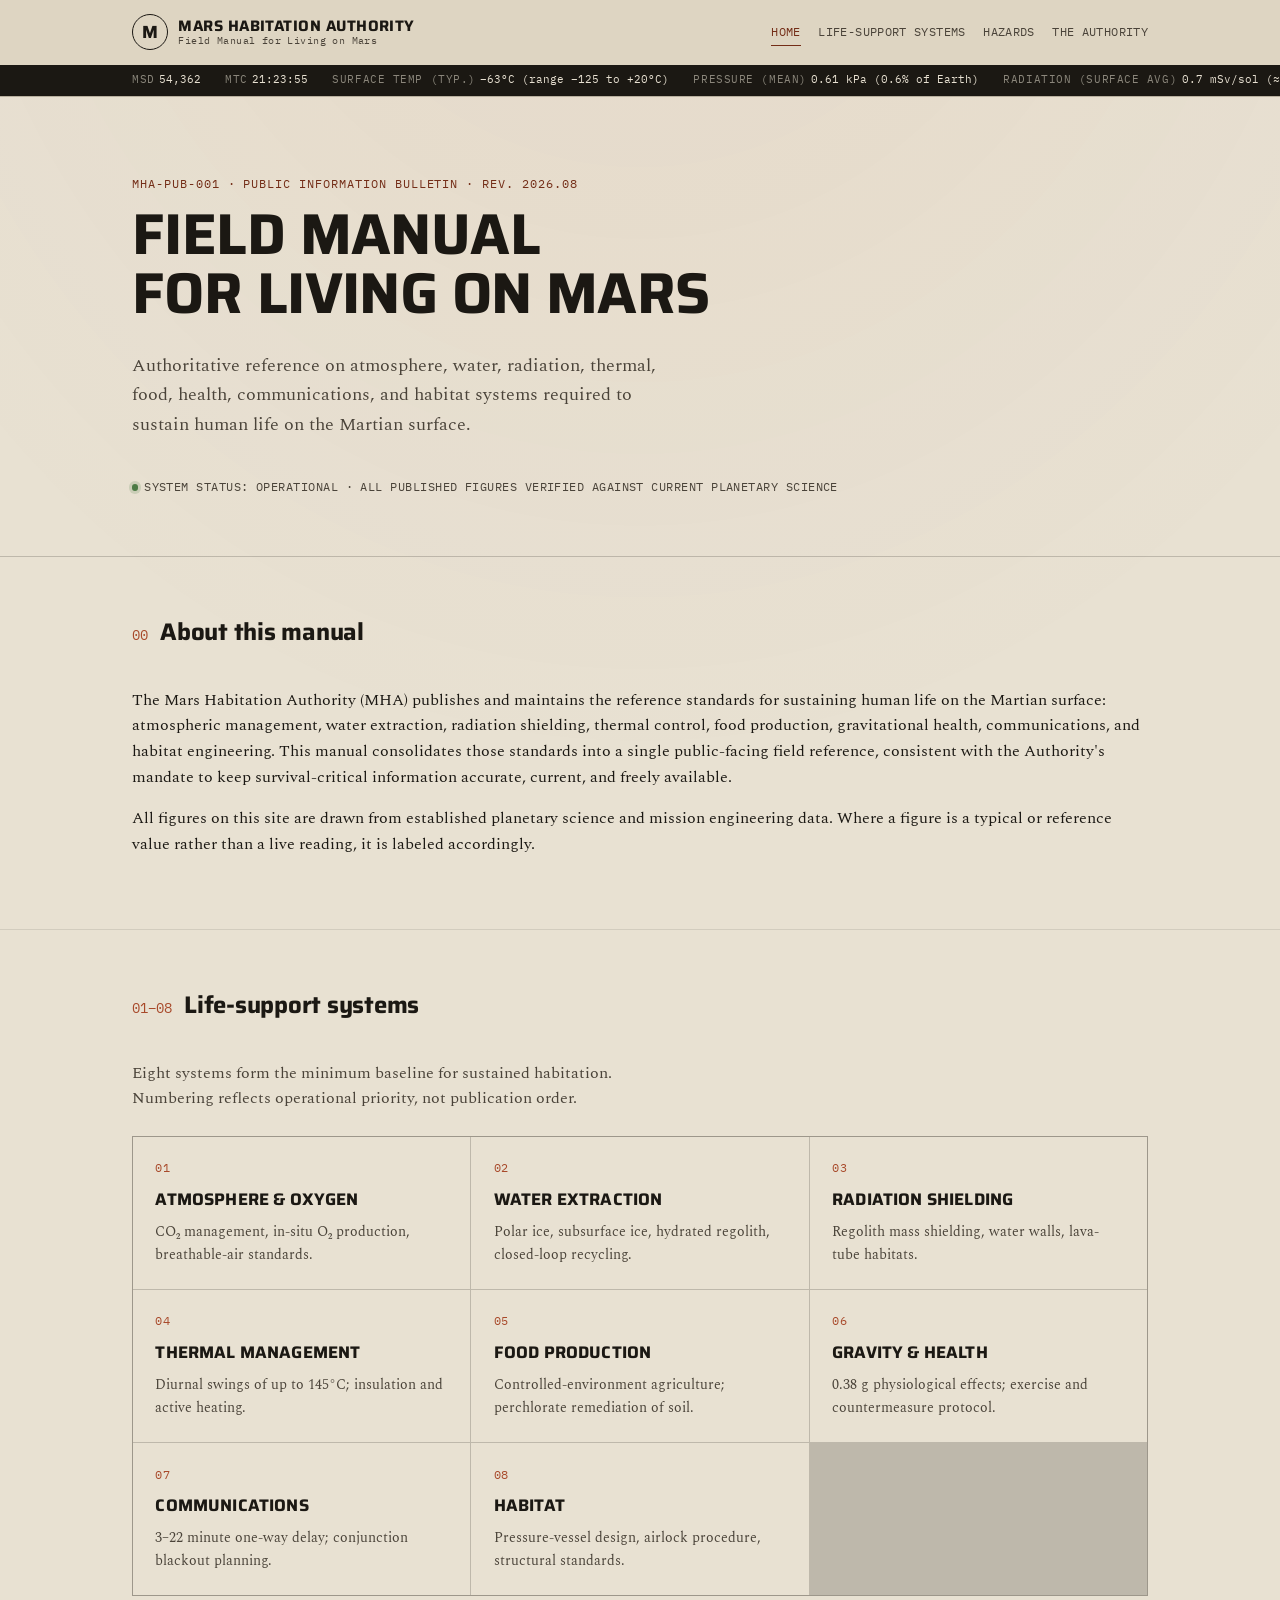
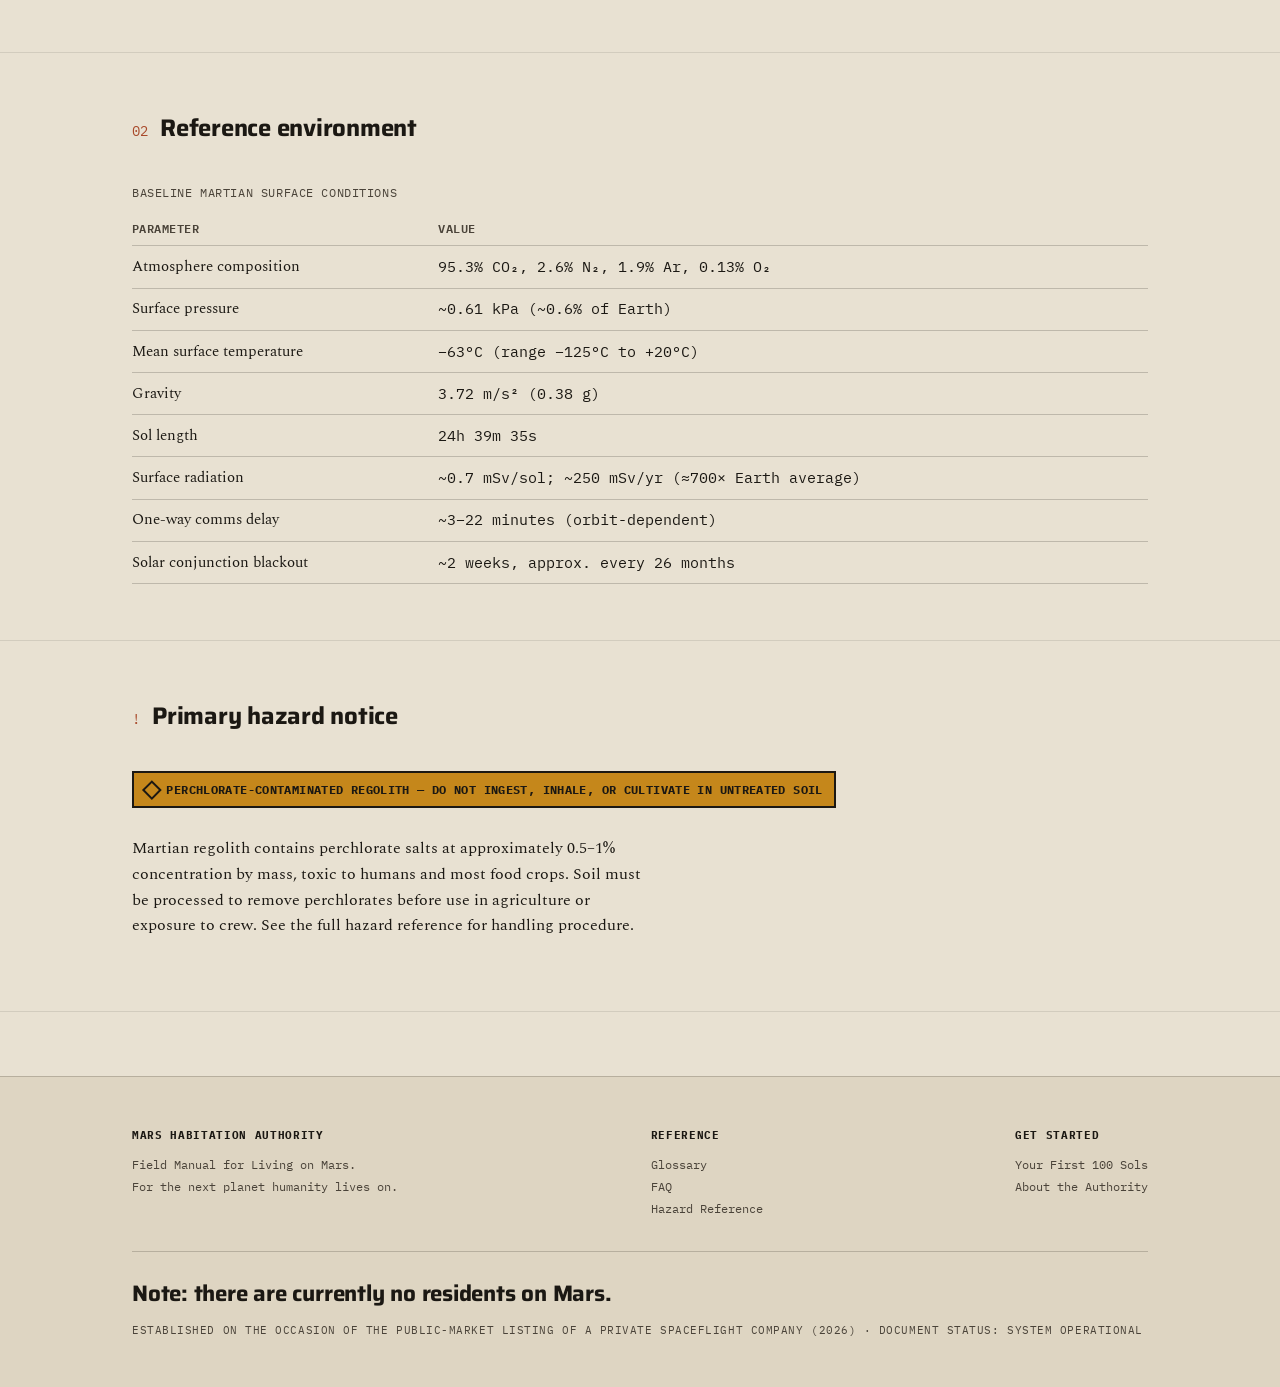
<file: index.html>
<!doctype html>
<html lang="en">
<head>
<meta charset="utf-8">
<meta name="viewport" content="width=device-width, initial-scale=1">
<title>Mars Habitation Authority — Field Manual for Living on Mars</title>
<meta name="description" content="The official public-information portal for living on Mars: life-support systems, hazard reference, arrival orientation, and mission tools, maintained by the Mars Habitation Authority.">
<link rel="canonical" href="https://flownode-dev.github.io/mars-habitation-authority/">
<meta property="og:title" content="Mars Habitation Authority">
<meta property="og:description" content="Field Manual for Living on Mars. Life-support systems, hazard reference, and mission tools.">
<meta property="og:type" content="website">
<link rel="preconnect" href="https://fonts.googleapis.com">
<link rel="preconnect" href="https://fonts.gstatic.com" crossorigin>
<link href="https://fonts.googleapis.com/css2?family=Saira:wght@600;700;800&family=Spectral:ital,wght@0,400;0,500;0,600;1,400&family=IBM+Plex+Mono:wght@400;500;600&display=swap" rel="stylesheet">
<link rel="stylesheet" href="styles.css">
</head>
<body>

<div id="mha-header"></div>

<main>

  <section class="mha-hero">
    <div class="wrap">
      <p class="mha-hero__kicker">MHA-PUB-001 &middot; Public Information Bulletin &middot; Rev. 2026.08</p>
      <h1>Field Manual<br>for Living on Mars</h1>
      <p class="mha-hero__lede">Authoritative reference on atmosphere, water, radiation, thermal, food, health, communications, and habitat systems required to sustain human life on the Martian surface.</p>
      <p class="mha-status"><span class="mha-status__dot" aria-hidden="true"></span> System status: operational &middot; All published figures verified against current planetary science</p>
    </div>
  </section>

  <section class="mha-section mha-reveal" id="about">
    <div class="wrap">
      <div class="mha-section__head">
        <span class="mha-section__num">00</span>
        <h2>About this manual</h2>
      </div>
      <p>The Mars Habitation Authority (MHA) publishes and maintains the reference standards for sustaining human life on the Martian surface: atmospheric management, water extraction, radiation shielding, thermal control, food production, gravitational health, communications, and habitat engineering. This manual consolidates those standards into a single public-facing field reference, consistent with the Authority's mandate to keep survival-critical information accurate, current, and freely available.</p>
      <p>All figures on this site are drawn from established planetary science and mission engineering data. Where a figure is a typical or reference value rather than a live reading, it is labeled accordingly.</p>
    </div>
  </section>

  <section class="mha-section mha-reveal" id="systems">
    <div class="wrap">
      <div class="mha-section__head">
        <span class="mha-section__num">01&ndash;08</span>
        <h2>Life-support systems</h2>
      </div>
      <p style="max-width:65ch; color:var(--ink-soft); margin-bottom:1.5rem;">Eight systems form the minimum baseline for sustained habitation. Numbering reflects operational priority, not publication order.</p>
      <div class="mha-grid">
        <a class="mha-card" href="systems/air/">
          <span class="mha-card__num">01</span>
          <span class="mha-card__title">Atmosphere &amp; Oxygen</span>
          <span class="mha-card__desc">CO&#8322; management, in-situ O&#8322; production, breathable-air standards.</span>
        </a>
        <a class="mha-card" href="systems/water/">
          <span class="mha-card__num">02</span>
          <span class="mha-card__title">Water Extraction</span>
          <span class="mha-card__desc">Polar ice, subsurface ice, hydrated regolith, closed-loop recycling.</span>
        </a>
        <a class="mha-card" href="systems/radiation/">
          <span class="mha-card__num">03</span>
          <span class="mha-card__title">Radiation Shielding</span>
          <span class="mha-card__desc">Regolith mass shielding, water walls, lava-tube habitats.</span>
        </a>
        <a class="mha-card" href="systems/thermal/">
          <span class="mha-card__num">04</span>
          <span class="mha-card__title">Thermal Management</span>
          <span class="mha-card__desc">Diurnal swings of up to 145&deg;C; insulation and active heating.</span>
        </a>
        <a class="mha-card" href="systems/food/">
          <span class="mha-card__num">05</span>
          <span class="mha-card__title">Food Production</span>
          <span class="mha-card__desc">Controlled-environment agriculture; perchlorate remediation of soil.</span>
        </a>
        <a class="mha-card" href="systems/health/">
          <span class="mha-card__num">06</span>
          <span class="mha-card__title">Gravity &amp; Health</span>
          <span class="mha-card__desc">0.38 g physiological effects; exercise and countermeasure protocol.</span>
        </a>
        <a class="mha-card" href="systems/comms/">
          <span class="mha-card__num">07</span>
          <span class="mha-card__title">Communications</span>
          <span class="mha-card__desc">3&ndash;22 minute one-way delay; conjunction blackout planning.</span>
        </a>
        <a class="mha-card" href="systems/habitat/">
          <span class="mha-card__num">08</span>
          <span class="mha-card__title">Habitat</span>
          <span class="mha-card__desc">Pressure-vessel design, airlock procedure, structural standards.</span>
        </a>
      </div>
    </div>
  </section>

  <section class="mha-section mha-reveal">
    <div class="wrap">
      <div class="mha-section__head">
        <span class="mha-section__num">02</span>
        <h2>Reference environment</h2>
      </div>
      <table class="mha-table">
        <caption>Baseline Martian surface conditions</caption>
        <thead>
          <tr><th>Parameter</th><th>Value</th></tr>
        </thead>
        <tbody>
          <tr><td>Atmosphere composition</td><td class="num">95.3% CO&#8322;, 2.6% N&#8322;, 1.9% Ar, 0.13% O&#8322;</td></tr>
          <tr><td>Surface pressure</td><td class="num">~0.61 kPa (~0.6% of Earth)</td></tr>
          <tr><td>Mean surface temperature</td><td class="num">&minus;63&deg;C (range &minus;125&deg;C to +20&deg;C)</td></tr>
          <tr><td>Gravity</td><td class="num">3.72 m/s&sup2; (0.38 g)</td></tr>
          <tr><td>Sol length</td><td class="num">24h 39m 35s</td></tr>
          <tr><td>Surface radiation</td><td class="num">~0.7 mSv/sol; ~250 mSv/yr (&asymp;700&times; Earth average)</td></tr>
          <tr><td>One-way comms delay</td><td class="num">~3&ndash;22 minutes (orbit-dependent)</td></tr>
          <tr><td>Solar conjunction blackout</td><td class="num">~2 weeks, approx. every 26 months</td></tr>
        </tbody>
      </table>
    </div>
  </section>

  <section class="mha-section mha-reveal">
    <div class="wrap">
      <div class="mha-section__head">
        <span class="mha-section__num">!</span>
        <h2>Primary hazard notice</h2>
      </div>
      <p class="mha-placard"><span class="mha-placard__mark" aria-hidden="true"></span> Perchlorate-contaminated regolith — do not ingest, inhale, or cultivate in untreated soil</p>
      <p style="margin-top:1rem; max-width:65ch;">Martian regolith contains perchlorate salts at approximately 0.5&ndash;1% concentration by mass, toxic to humans and most food crops. Soil must be processed to remove perchlorates before use in agriculture or exposure to crew. See the full hazard reference for handling procedure.</p>
    </div>
  </section>

</main>

<div id="mha-footer"></div>

<script src="site.js"></script>
</body>
</html>
</file>
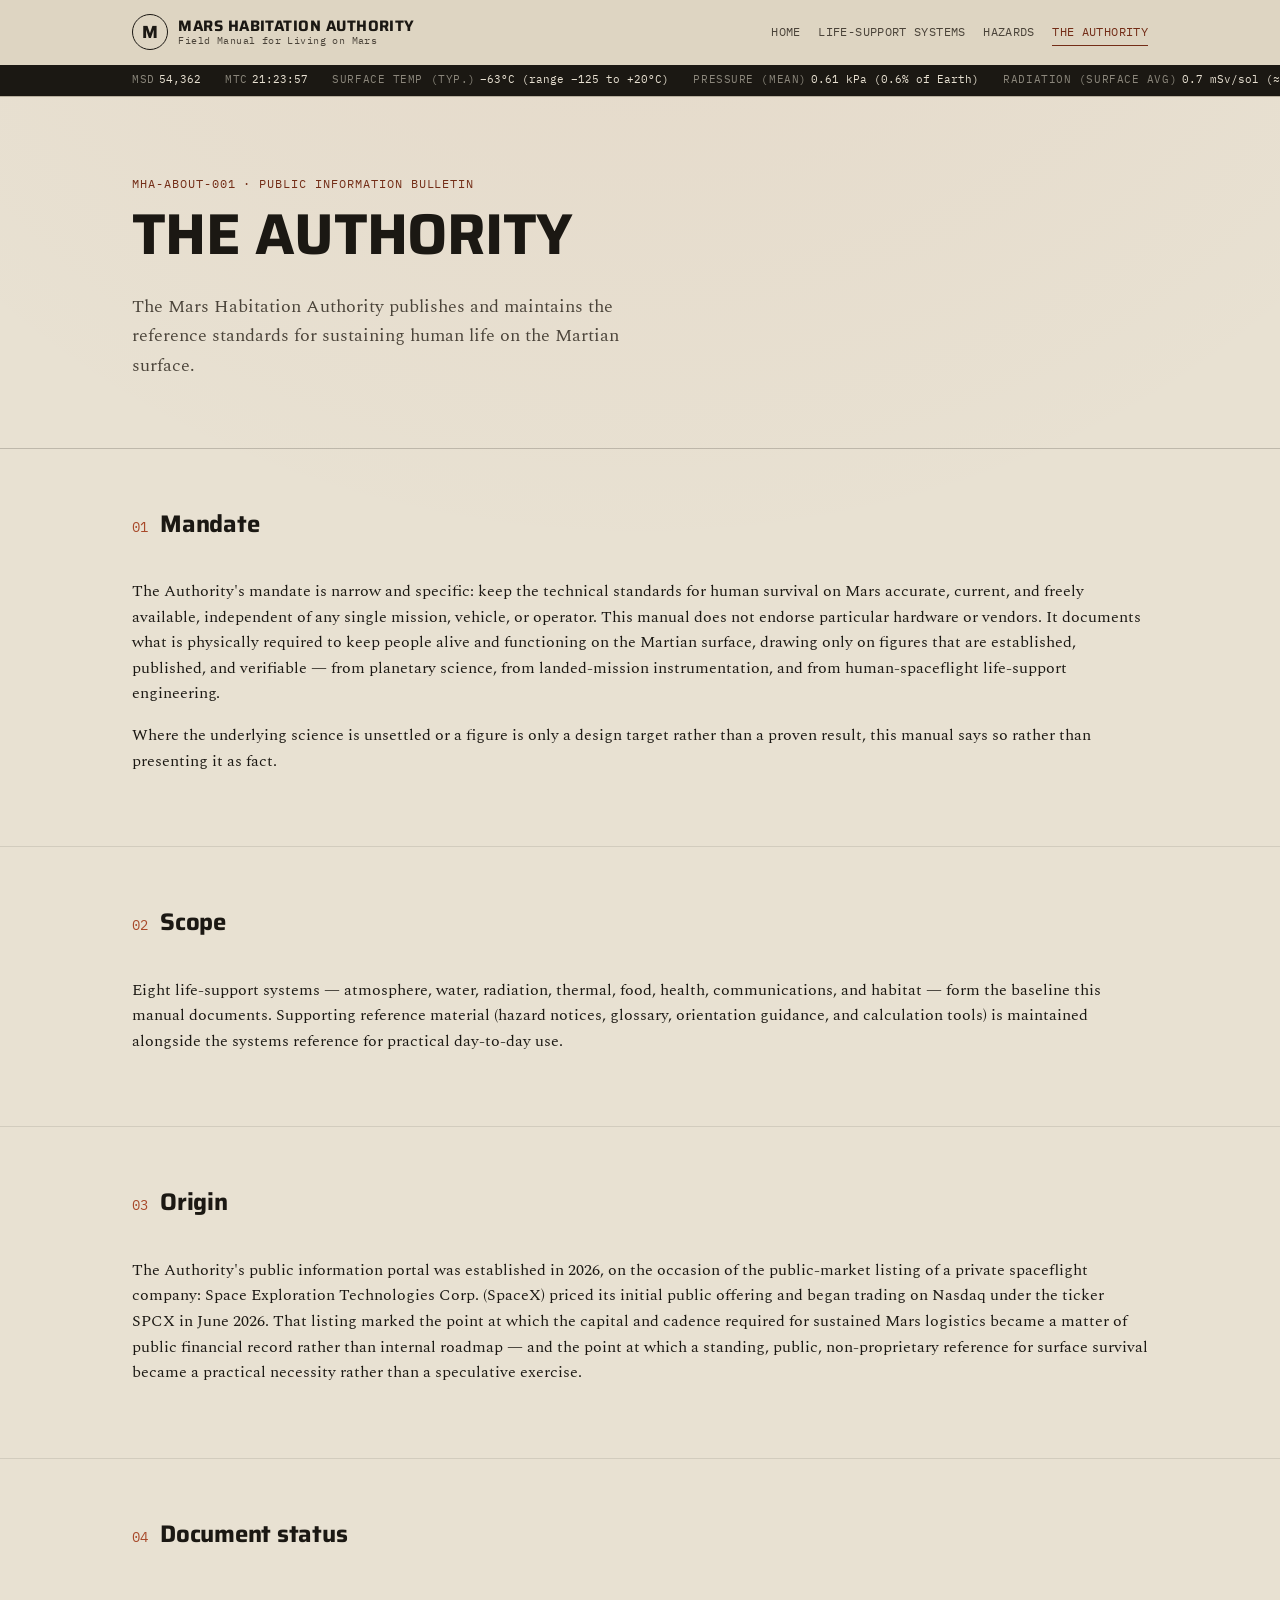
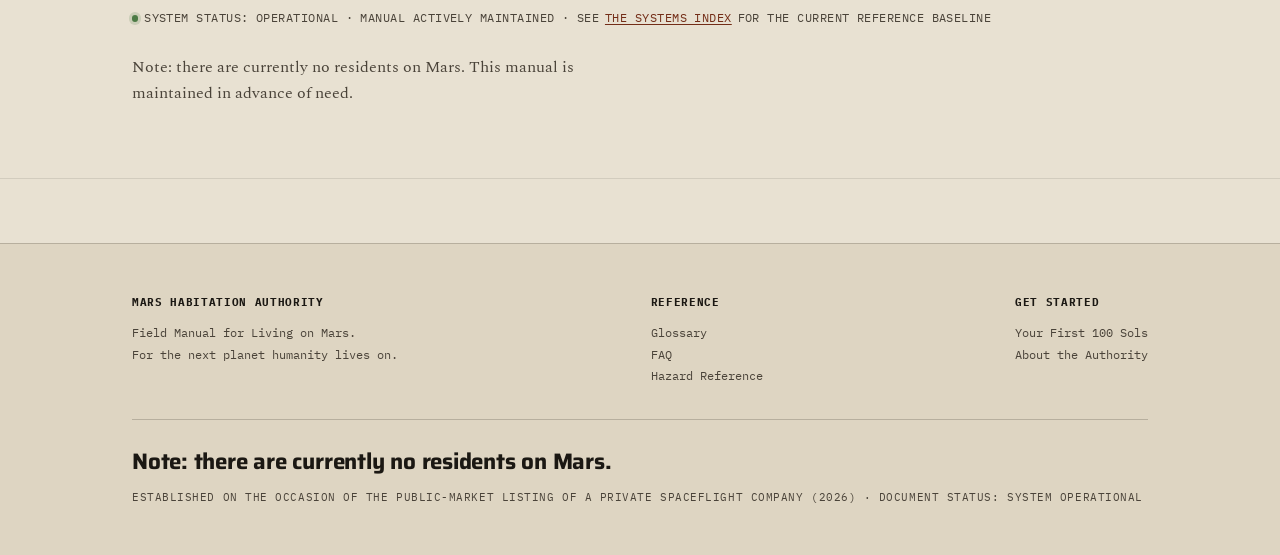
<file: about/index.html>
<!doctype html>
<html lang="en">
<head>
<meta charset="utf-8">
<meta name="viewport" content="width=device-width, initial-scale=1">
<title>The Authority — Mars Habitation Authority</title>
<meta name="description" content="The mandate, scope, and origin of the Mars Habitation Authority, publisher of the Field Manual for Living on Mars.">
<link rel="canonical" href="https://flownode-dev.github.io/mars-habitation-authority/about/">
<link rel="preconnect" href="https://fonts.googleapis.com">
<link rel="preconnect" href="https://fonts.gstatic.com" crossorigin>
<link href="https://fonts.googleapis.com/css2?family=Saira:wght@600;700;800&family=Spectral:ital,wght@0,400;0,500;0,600;1,400&family=IBM+Plex+Mono:wght@400;500;600&display=swap" rel="stylesheet">
<link rel="stylesheet" href="../styles.css">
</head>
<body>

<div id="mha-header"></div>

<main>

  <section class="mha-hero">
    <div class="wrap">
      <p class="mha-hero__kicker">MHA-ABOUT-001 &middot; Public Information Bulletin</p>
      <h1>The Authority</h1>
      <p class="mha-hero__lede">The Mars Habitation Authority publishes and maintains the reference standards for sustaining human life on the Martian surface.</p>
    </div>
  </section>

  <section class="mha-section mha-reveal">
    <div class="wrap">
      <div class="mha-section__head">
        <span class="mha-section__num">01</span>
        <h2>Mandate</h2>
      </div>
      <p>The Authority's mandate is narrow and specific: keep the technical standards for human survival on Mars accurate, current, and freely available, independent of any single mission, vehicle, or operator. This manual does not endorse particular hardware or vendors. It documents what is physically required to keep people alive and functioning on the Martian surface, drawing only on figures that are established, published, and verifiable &mdash; from planetary science, from landed-mission instrumentation, and from human-spaceflight life-support engineering.</p>
      <p>Where the underlying science is unsettled or a figure is only a design target rather than a proven result, this manual says so rather than presenting it as fact.</p>
    </div>
  </section>

  <section class="mha-section mha-reveal">
    <div class="wrap">
      <div class="mha-section__head">
        <span class="mha-section__num">02</span>
        <h2>Scope</h2>
      </div>
      <p>Eight life-support systems &mdash; atmosphere, water, radiation, thermal, food, health, communications, and habitat &mdash; form the baseline this manual documents. Supporting reference material (hazard notices, glossary, orientation guidance, and calculation tools) is maintained alongside the systems reference for practical day-to-day use.</p>
    </div>
  </section>

  <section class="mha-section mha-reveal">
    <div class="wrap">
      <div class="mha-section__head">
        <span class="mha-section__num">03</span>
        <h2>Origin</h2>
      </div>
      <p>The Authority's public information portal was established in 2026, on the occasion of the public-market listing of a private spaceflight company: Space Exploration Technologies Corp. (SpaceX) priced its initial public offering and began trading on Nasdaq under the ticker SPCX in June 2026. That listing marked the point at which the capital and cadence required for sustained Mars logistics became a matter of public financial record rather than internal roadmap &mdash; and the point at which a standing, public, non-proprietary reference for surface survival became a practical necessity rather than a speculative exercise.</p>
    </div>
  </section>

  <section class="mha-section mha-reveal">
    <div class="wrap">
      <div class="mha-section__head">
        <span class="mha-section__num">04</span>
        <h2>Document status</h2>
      </div>
      <p class="mha-status"><span class="mha-status__dot" aria-hidden="true"></span> System status: operational &middot; Manual actively maintained &middot; See <a href="../">the systems index</a> for the current reference baseline</p>
      <p style="margin-top:1rem; max-width:65ch; color:var(--ink-soft);">Note: there are currently no residents on Mars. This manual is maintained in advance of need.</p>
    </div>
  </section>

</main>

<div id="mha-footer"></div>

<script src="../site.js"></script>
</body>
</html>
</file>
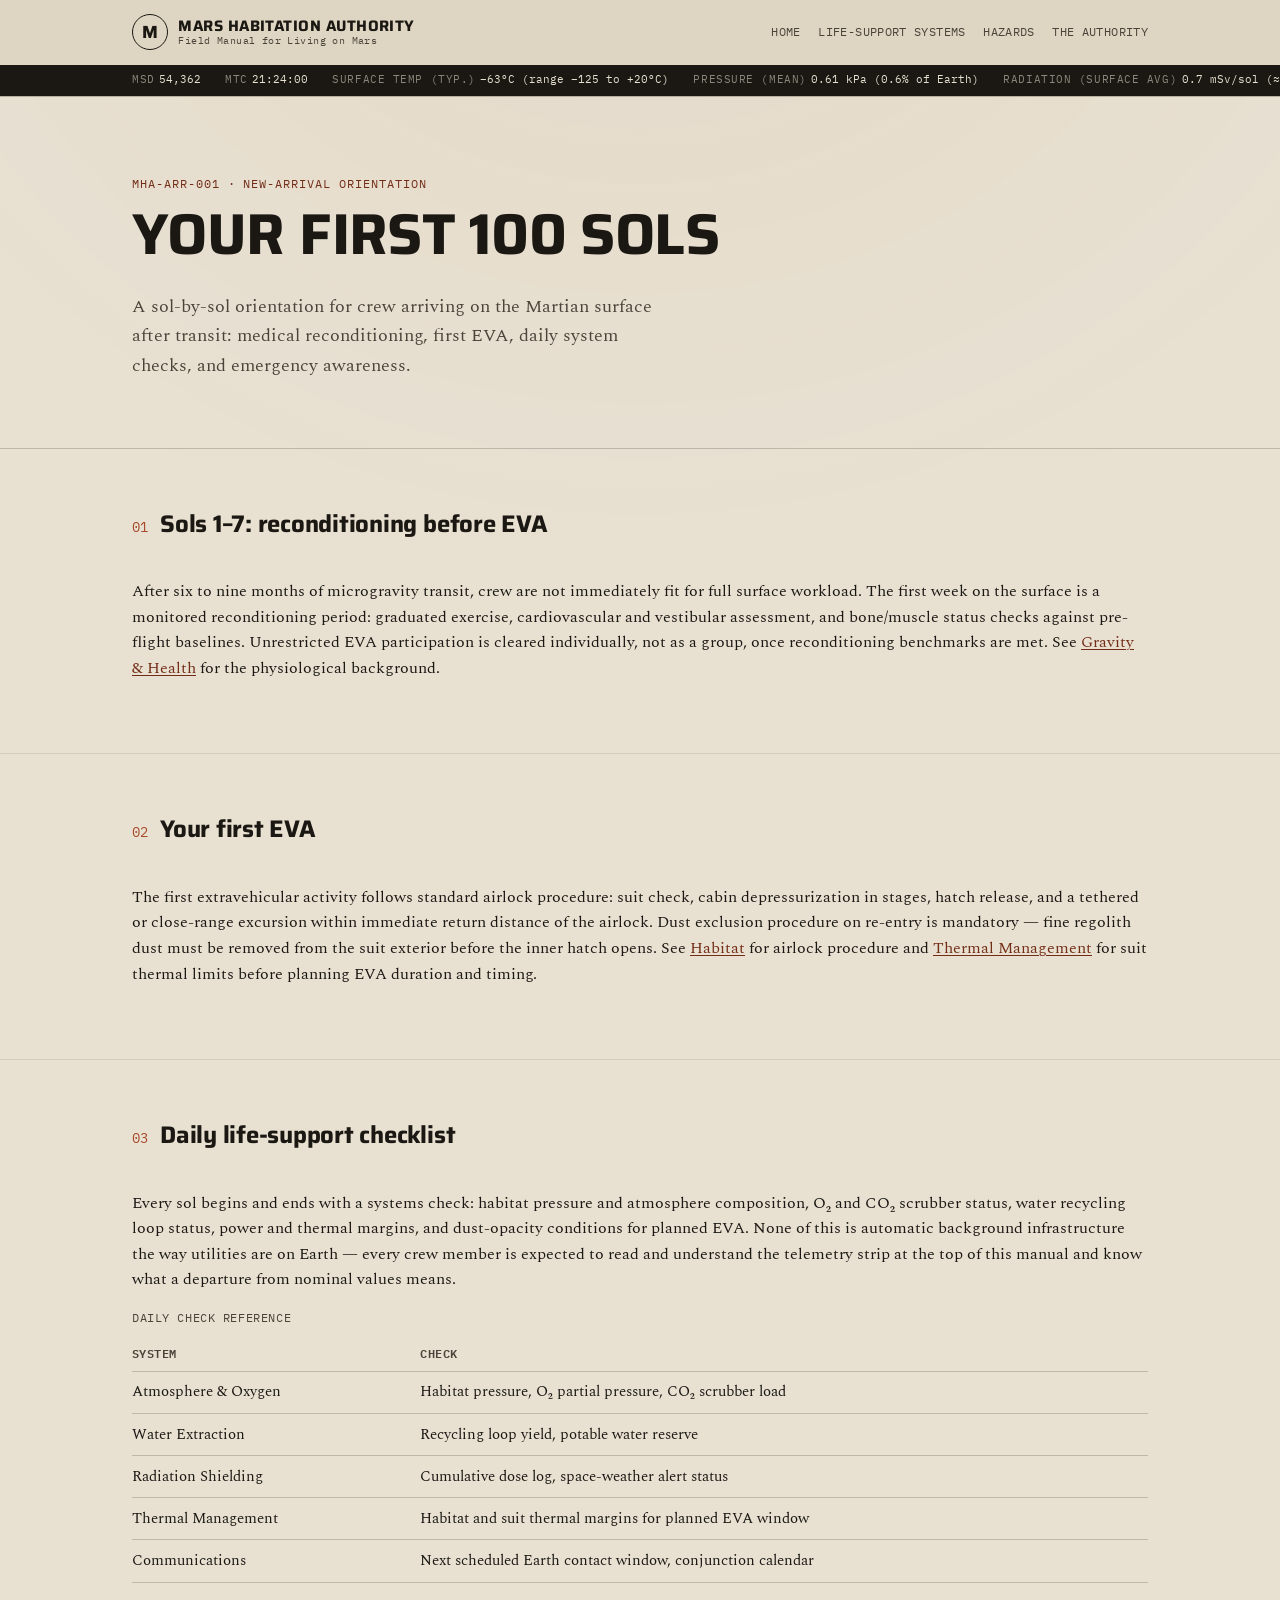
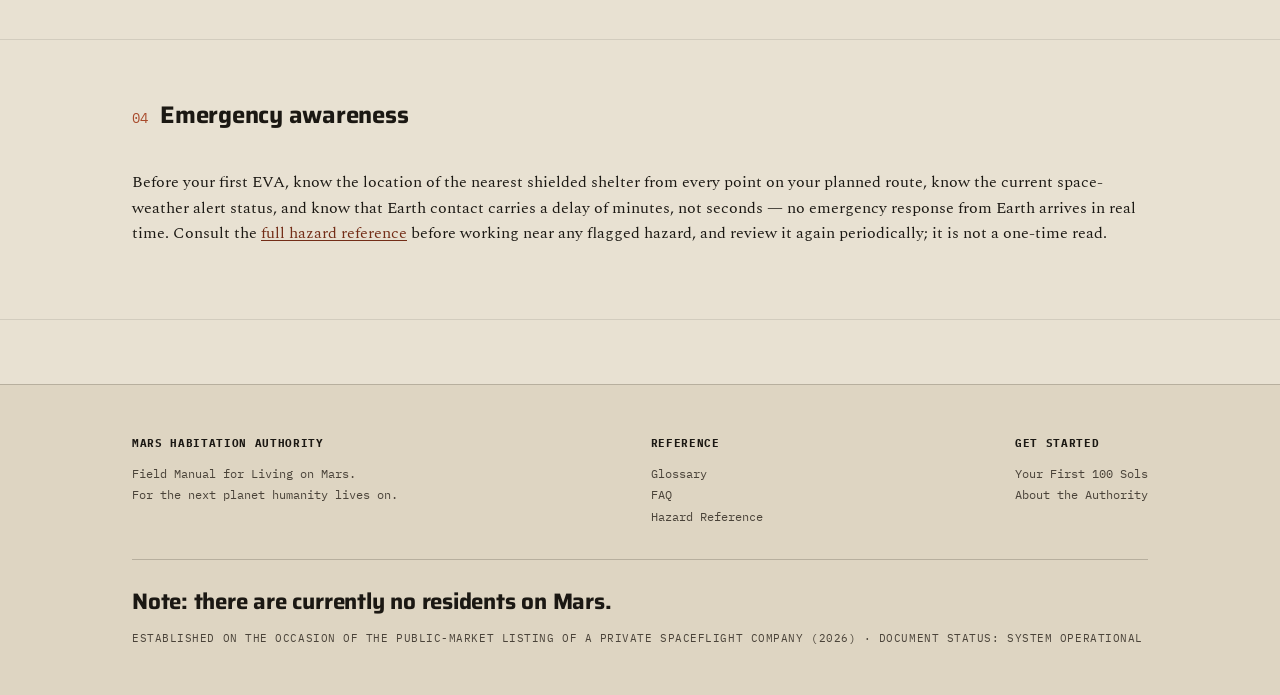
<file: arrival/index.html>
<!doctype html>
<html lang="en">
<head>
<meta charset="utf-8">
<meta name="viewport" content="width=device-width, initial-scale=1">
<title>Your First 100 Sols — Mars Habitation Authority</title>
<meta name="description" content="Orientation guidance for new arrivals on Mars: medical reconditioning, first EVA procedure, daily life-support checklist, and emergency awareness.">
<link rel="canonical" href="https://flownode-dev.github.io/mars-habitation-authority/arrival/">
<link rel="preconnect" href="https://fonts.googleapis.com">
<link rel="preconnect" href="https://fonts.gstatic.com" crossorigin>
<link href="https://fonts.googleapis.com/css2?family=Saira:wght@600;700;800&family=Spectral:ital,wght@0,400;0,500;0,600;1,400&family=IBM+Plex+Mono:wght@400;500;600&display=swap" rel="stylesheet">
<link rel="stylesheet" href="../styles.css">
</head>
<body>

<div id="mha-header"></div>

<main>

  <section class="mha-hero">
    <div class="wrap">
      <p class="mha-hero__kicker">MHA-ARR-001 &middot; New-Arrival Orientation</p>
      <h1>Your First 100 Sols</h1>
      <p class="mha-hero__lede">A sol-by-sol orientation for crew arriving on the Martian surface after transit: medical reconditioning, first EVA, daily system checks, and emergency awareness.</p>
    </div>
  </section>

  <section class="mha-section mha-reveal">
    <div class="wrap">
      <div class="mha-section__head">
        <span class="mha-section__num">01</span>
        <h2>Sols 1&ndash;7: reconditioning before EVA</h2>
      </div>
      <p>After six to nine months of microgravity transit, crew are not immediately fit for full surface workload. The first week on the surface is a monitored reconditioning period: graduated exercise, cardiovascular and vestibular assessment, and bone/muscle status checks against pre-flight baselines. Unrestricted EVA participation is cleared individually, not as a group, once reconditioning benchmarks are met. See <a href="../systems/health/">Gravity &amp; Health</a> for the physiological background.</p>
    </div>
  </section>

  <section class="mha-section mha-reveal">
    <div class="wrap">
      <div class="mha-section__head">
        <span class="mha-section__num">02</span>
        <h2>Your first EVA</h2>
      </div>
      <p>The first extravehicular activity follows standard airlock procedure: suit check, cabin depressurization in stages, hatch release, and a tethered or close-range excursion within immediate return distance of the airlock. Dust exclusion procedure on re-entry is mandatory &mdash; fine regolith dust must be removed from the suit exterior before the inner hatch opens. See <a href="../systems/habitat/">Habitat</a> for airlock procedure and <a href="../systems/thermal/">Thermal Management</a> for suit thermal limits before planning EVA duration and timing.</p>
    </div>
  </section>

  <section class="mha-section mha-reveal">
    <div class="wrap">
      <div class="mha-section__head">
        <span class="mha-section__num">03</span>
        <h2>Daily life-support checklist</h2>
      </div>
      <p>Every sol begins and ends with a systems check: habitat pressure and atmosphere composition, O&#8322; and CO&#8322; scrubber status, water recycling loop status, power and thermal margins, and dust-opacity conditions for planned EVA. None of this is automatic background infrastructure the way utilities are on Earth &mdash; every crew member is expected to read and understand the telemetry strip at the top of this manual and know what a departure from nominal values means.</p>
      <table class="mha-table">
        <caption>Daily check reference</caption>
        <thead><tr><th>System</th><th>Check</th></tr></thead>
        <tbody>
          <tr><td>Atmosphere &amp; Oxygen</td><td>Habitat pressure, O&#8322; partial pressure, CO&#8322; scrubber load</td></tr>
          <tr><td>Water Extraction</td><td>Recycling loop yield, potable water reserve</td></tr>
          <tr><td>Radiation Shielding</td><td>Cumulative dose log, space-weather alert status</td></tr>
          <tr><td>Thermal Management</td><td>Habitat and suit thermal margins for planned EVA window</td></tr>
          <tr><td>Communications</td><td>Next scheduled Earth contact window, conjunction calendar</td></tr>
        </tbody>
      </table>
    </div>
  </section>

  <section class="mha-section mha-reveal">
    <div class="wrap">
      <div class="mha-section__head">
        <span class="mha-section__num">04</span>
        <h2>Emergency awareness</h2>
      </div>
      <p>Before your first EVA, know the location of the nearest shielded shelter from every point on your planned route, know the current space-weather alert status, and know that Earth contact carries a delay of minutes, not seconds &mdash; no emergency response from Earth arrives in real time. Consult the <a href="../hazards/">full hazard reference</a> before working near any flagged hazard, and review it again periodically; it is not a one-time read.</p>
    </div>
  </section>

</main>

<div id="mha-footer"></div>

<script src="../site.js"></script>
</body>
</html>
</file>
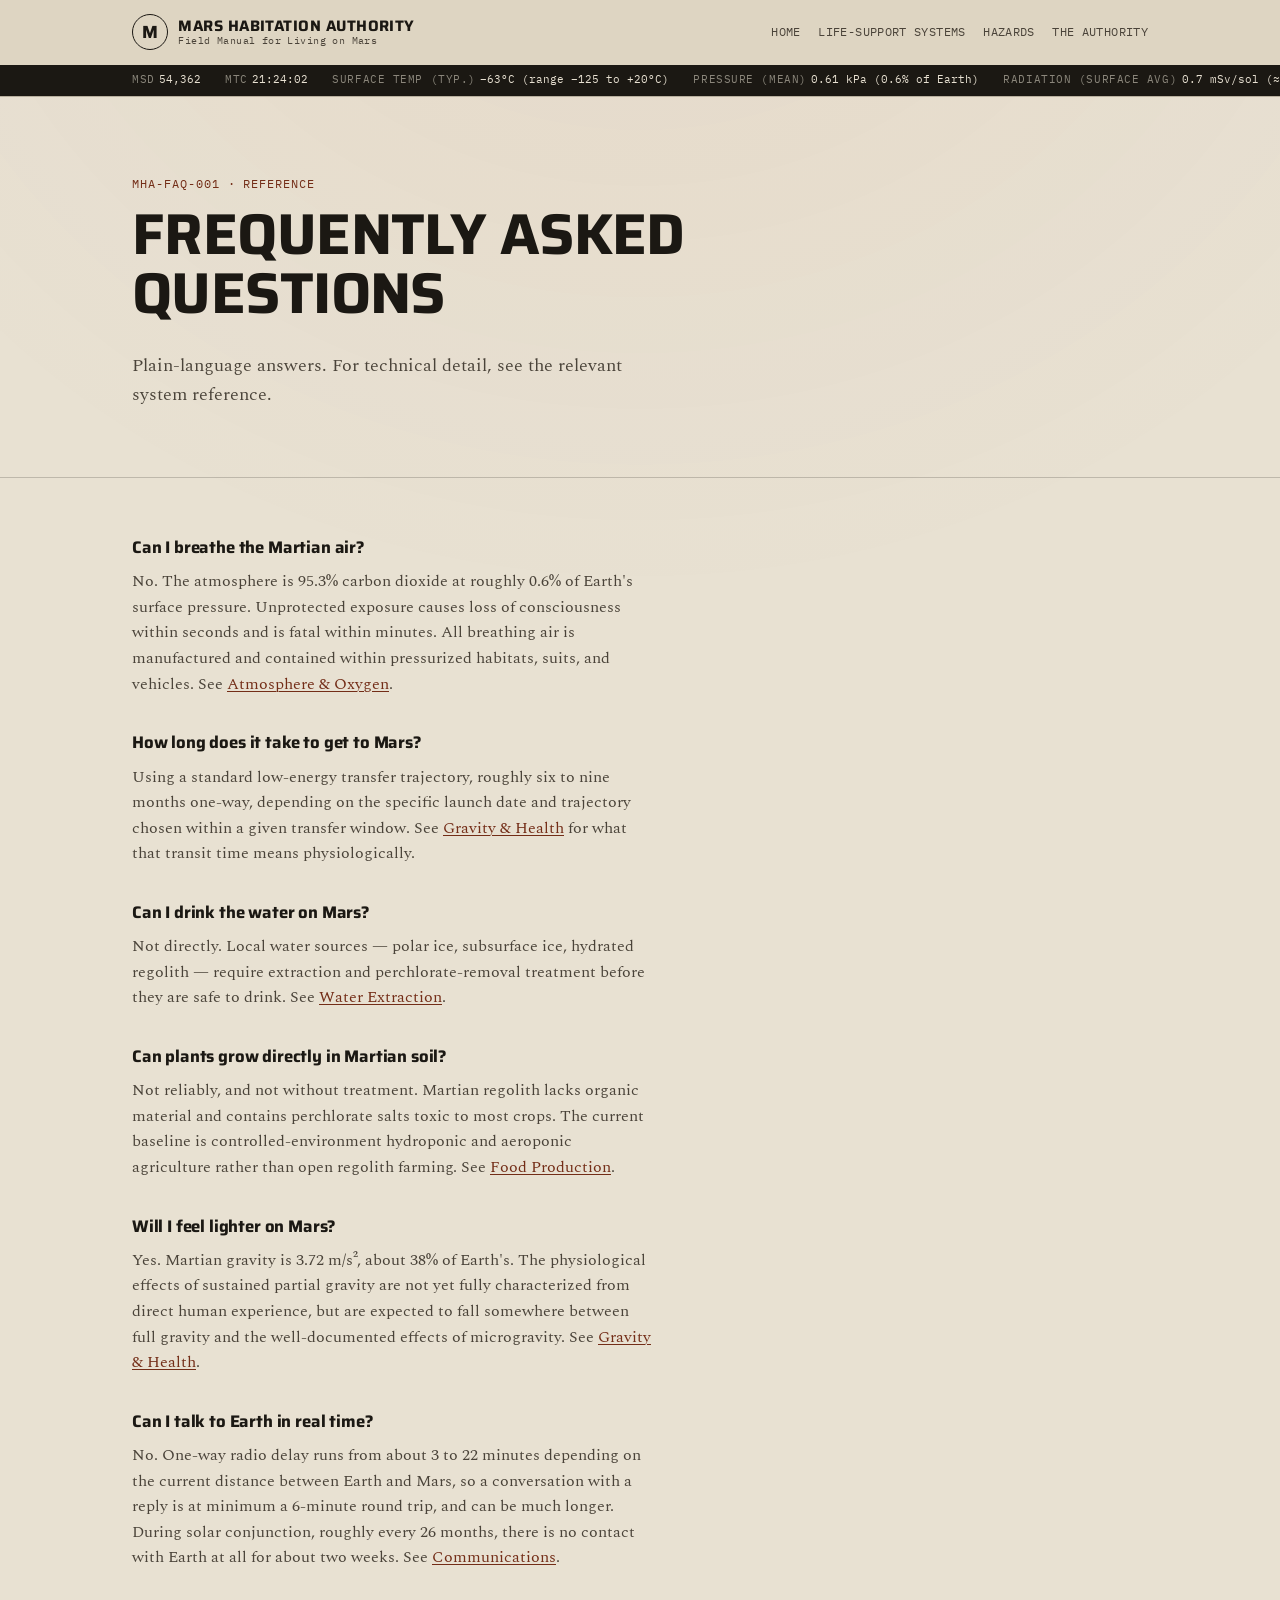
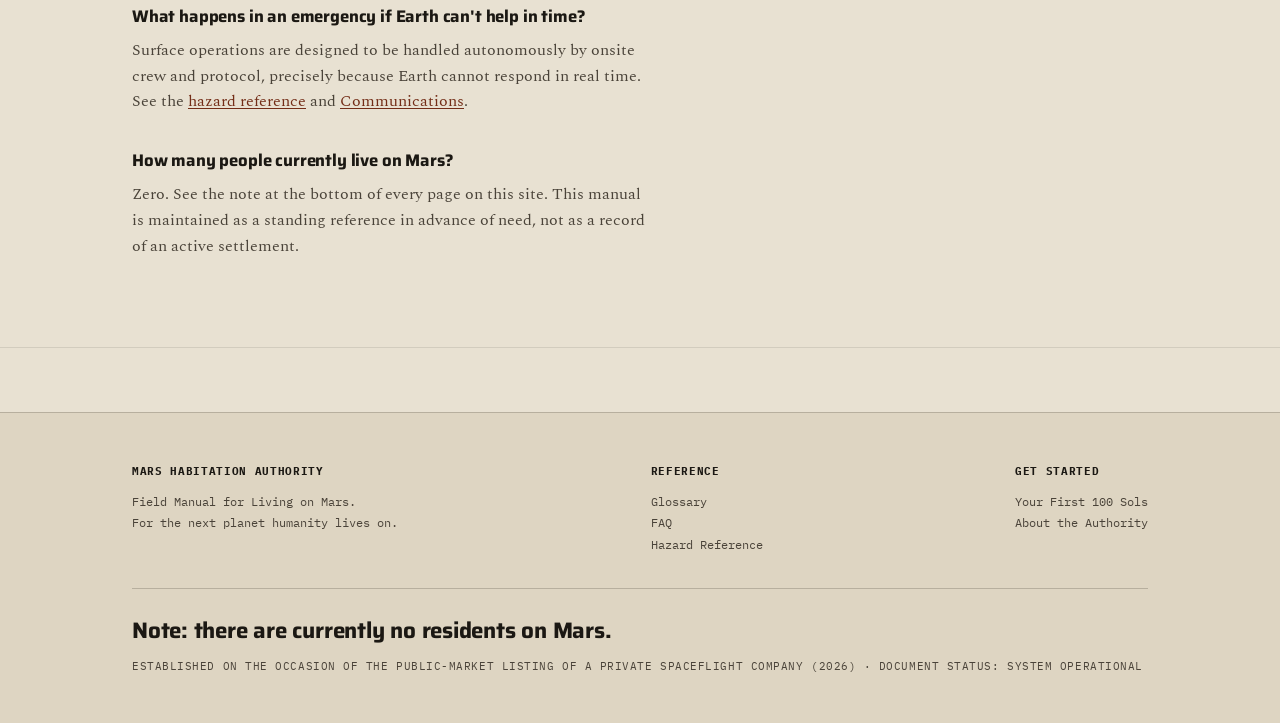
<file: faq/index.html>
<!doctype html>
<html lang="en">
<head>
<meta charset="utf-8">
<meta name="viewport" content="width=device-width, initial-scale=1">
<title>FAQ — Mars Habitation Authority</title>
<meta name="description" content="Plain-language answers to common questions about living on Mars: air, water, gravity, communication delay, and current population.">
<link rel="canonical" href="https://flownode-dev.github.io/mars-habitation-authority/faq/">
<link rel="preconnect" href="https://fonts.googleapis.com">
<link rel="preconnect" href="https://fonts.gstatic.com" crossorigin>
<link href="https://fonts.googleapis.com/css2?family=Saira:wght@600;700;800&family=Spectral:ital,wght@0,400;0,500;0,600;1,400&family=IBM+Plex+Mono:wght@400;500;600&display=swap" rel="stylesheet">
<link rel="stylesheet" href="../styles.css">
<style>
  .mha-faq-item { margin-bottom: 2rem; }
  .mha-faq-item h3 { font-size: 1.05rem; }
  .mha-faq-item p { max-width: 65ch; color: var(--ink-soft); }
</style>
</head>
<body>

<div id="mha-header"></div>

<main>

  <section class="mha-hero">
    <div class="wrap">
      <p class="mha-hero__kicker">MHA-FAQ-001 &middot; Reference</p>
      <h1>Frequently Asked Questions</h1>
      <p class="mha-hero__lede">Plain-language answers. For technical detail, see the relevant system reference.</p>
    </div>
  </section>

  <section class="mha-section mha-reveal">
    <div class="wrap">

      <div class="mha-faq-item">
        <h3>Can I breathe the Martian air?</h3>
        <p>No. The atmosphere is 95.3% carbon dioxide at roughly 0.6% of Earth's surface pressure. Unprotected exposure causes loss of consciousness within seconds and is fatal within minutes. All breathing air is manufactured and contained within pressurized habitats, suits, and vehicles. See <a href="../systems/air/">Atmosphere &amp; Oxygen</a>.</p>
      </div>

      <div class="mha-faq-item">
        <h3>How long does it take to get to Mars?</h3>
        <p>Using a standard low-energy transfer trajectory, roughly six to nine months one-way, depending on the specific launch date and trajectory chosen within a given transfer window. See <a href="../systems/health/">Gravity &amp; Health</a> for what that transit time means physiologically.</p>
      </div>

      <div class="mha-faq-item">
        <h3>Can I drink the water on Mars?</h3>
        <p>Not directly. Local water sources &mdash; polar ice, subsurface ice, hydrated regolith &mdash; require extraction and perchlorate-removal treatment before they are safe to drink. See <a href="../systems/water/">Water Extraction</a>.</p>
      </div>

      <div class="mha-faq-item">
        <h3>Can plants grow directly in Martian soil?</h3>
        <p>Not reliably, and not without treatment. Martian regolith lacks organic material and contains perchlorate salts toxic to most crops. The current baseline is controlled-environment hydroponic and aeroponic agriculture rather than open regolith farming. See <a href="../systems/food/">Food Production</a>.</p>
      </div>

      <div class="mha-faq-item">
        <h3>Will I feel lighter on Mars?</h3>
        <p>Yes. Martian gravity is 3.72 m/s&sup2;, about 38% of Earth's. The physiological effects of sustained partial gravity are not yet fully characterized from direct human experience, but are expected to fall somewhere between full gravity and the well-documented effects of microgravity. See <a href="../systems/health/">Gravity &amp; Health</a>.</p>
      </div>

      <div class="mha-faq-item">
        <h3>Can I talk to Earth in real time?</h3>
        <p>No. One-way radio delay runs from about 3 to 22 minutes depending on the current distance between Earth and Mars, so a conversation with a reply is at minimum a 6-minute round trip, and can be much longer. During solar conjunction, roughly every 26 months, there is no contact with Earth at all for about two weeks. See <a href="../systems/comms/">Communications</a>.</p>
      </div>

      <div class="mha-faq-item">
        <h3>What happens in an emergency if Earth can't help in time?</h3>
        <p>Surface operations are designed to be handled autonomously by onsite crew and protocol, precisely because Earth cannot respond in real time. See the <a href="../hazards/">hazard reference</a> and <a href="../systems/comms/">Communications</a>.</p>
      </div>

      <div class="mha-faq-item">
        <h3>How many people currently live on Mars?</h3>
        <p>Zero. See the note at the bottom of every page on this site. This manual is maintained as a standing reference in advance of need, not as a record of an active settlement.</p>
      </div>

    </div>
  </section>

</main>

<div id="mha-footer"></div>

<script src="../site.js"></script>
</body>
</html>
</file>
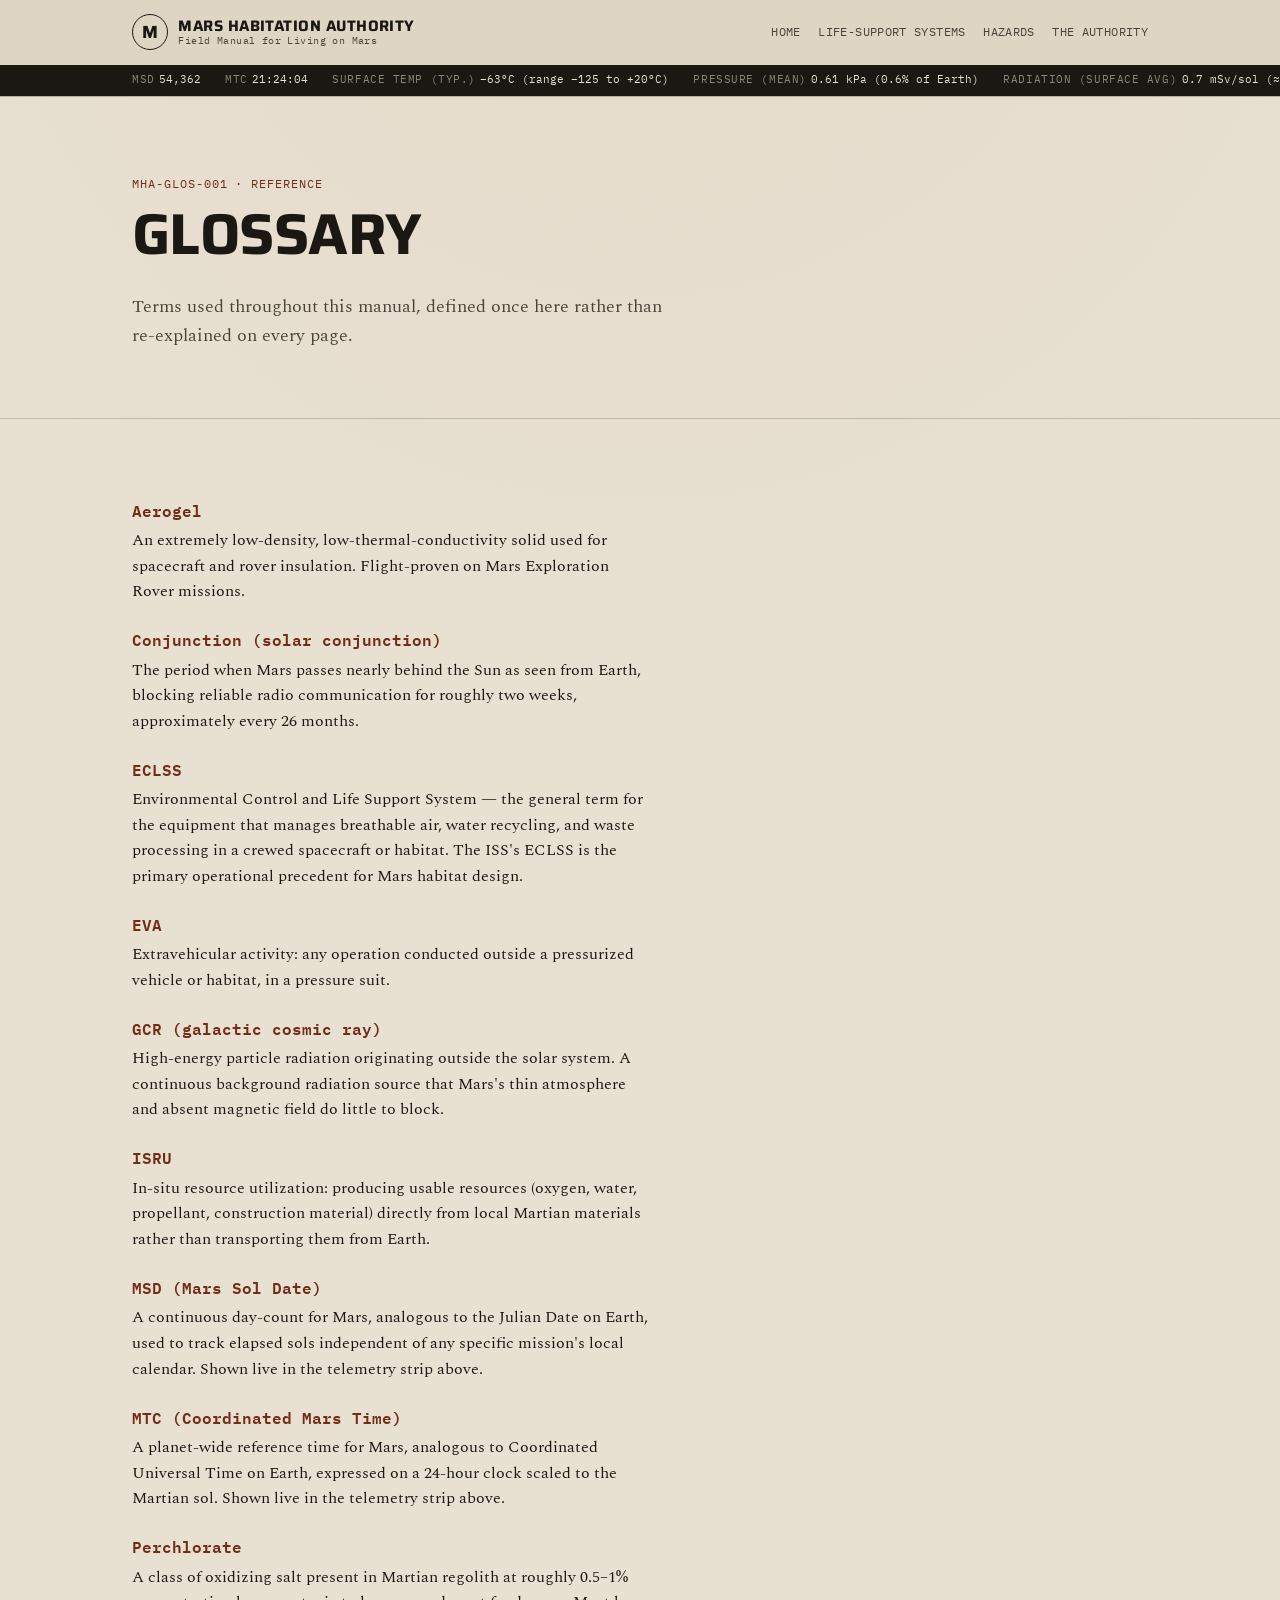
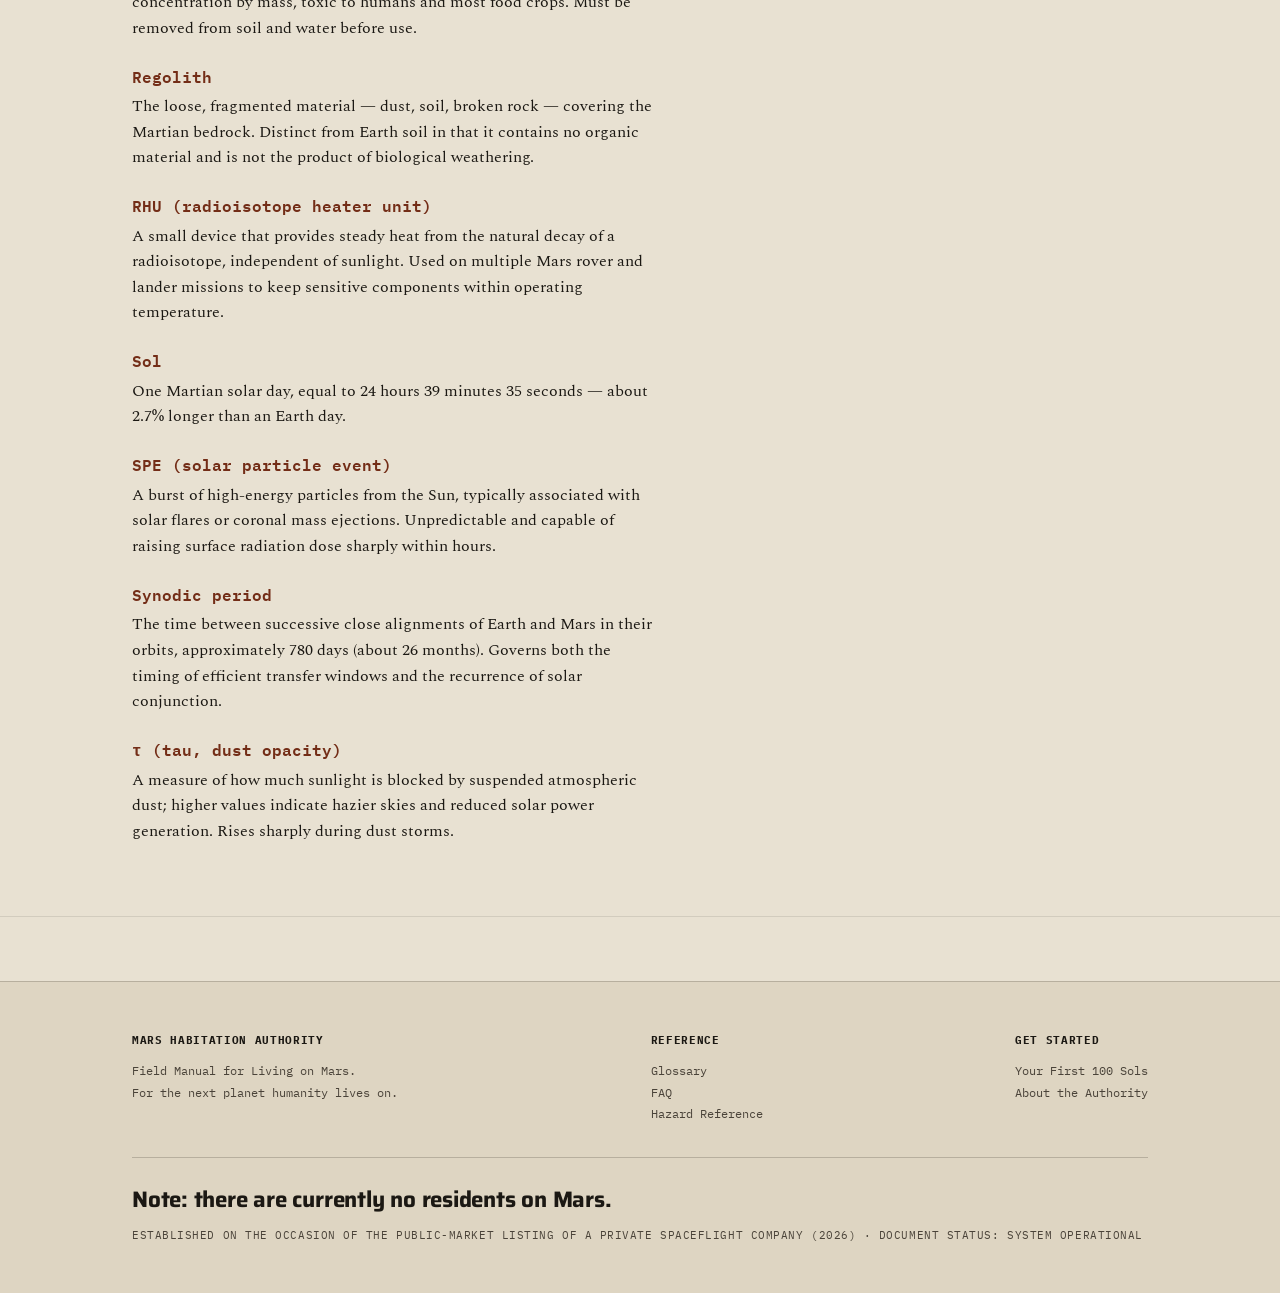
<file: glossary/index.html>
<!doctype html>
<html lang="en">
<head>
<meta charset="utf-8">
<meta name="viewport" content="width=device-width, initial-scale=1">
<title>Glossary — Mars Habitation Authority</title>
<meta name="description" content="Definitions of terms used throughout the MHA field manual: Sol, MSD, MTC, regolith, perchlorate, ISRU, EVA, conjunction, and more.">
<link rel="canonical" href="https://flownode-dev.github.io/mars-habitation-authority/glossary/">
<link rel="preconnect" href="https://fonts.googleapis.com">
<link rel="preconnect" href="https://fonts.gstatic.com" crossorigin>
<link href="https://fonts.googleapis.com/css2?family=Saira:wght@600;700;800&family=Spectral:ital,wght@0,400;0,500;0,600;1,400&family=IBM+Plex+Mono:wght@400;500;600&display=swap" rel="stylesheet">
<link rel="stylesheet" href="../styles.css">
<style>
  .mha-glossary dt { font-family: var(--font-mono); font-weight: 600; color: var(--rust-deep); margin-top: 1.4rem; }
  .mha-glossary dd { margin: 0.3rem 0 0; max-width: 65ch; }
</style>
</head>
<body>

<div id="mha-header"></div>

<main>

  <section class="mha-hero">
    <div class="wrap">
      <p class="mha-hero__kicker">MHA-GLOS-001 &middot; Reference</p>
      <h1>Glossary</h1>
      <p class="mha-hero__lede">Terms used throughout this manual, defined once here rather than re-explained on every page.</p>
    </div>
  </section>

  <section class="mha-section mha-reveal">
    <div class="wrap">
      <dl class="mha-glossary">

        <dt>Aerogel</dt>
        <dd>An extremely low-density, low-thermal-conductivity solid used for spacecraft and rover insulation. Flight-proven on Mars Exploration Rover missions.</dd>

        <dt>Conjunction (solar conjunction)</dt>
        <dd>The period when Mars passes nearly behind the Sun as seen from Earth, blocking reliable radio communication for roughly two weeks, approximately every 26 months.</dd>

        <dt>ECLSS</dt>
        <dd>Environmental Control and Life Support System &mdash; the general term for the equipment that manages breathable air, water recycling, and waste processing in a crewed spacecraft or habitat. The ISS's ECLSS is the primary operational precedent for Mars habitat design.</dd>

        <dt>EVA</dt>
        <dd>Extravehicular activity: any operation conducted outside a pressurized vehicle or habitat, in a pressure suit.</dd>

        <dt>GCR (galactic cosmic ray)</dt>
        <dd>High-energy particle radiation originating outside the solar system. A continuous background radiation source that Mars's thin atmosphere and absent magnetic field do little to block.</dd>

        <dt>ISRU</dt>
        <dd>In-situ resource utilization: producing usable resources (oxygen, water, propellant, construction material) directly from local Martian materials rather than transporting them from Earth.</dd>

        <dt>MSD (Mars Sol Date)</dt>
        <dd>A continuous day-count for Mars, analogous to the Julian Date on Earth, used to track elapsed sols independent of any specific mission's local calendar. Shown live in the telemetry strip above.</dd>

        <dt>MTC (Coordinated Mars Time)</dt>
        <dd>A planet-wide reference time for Mars, analogous to Coordinated Universal Time on Earth, expressed on a 24-hour clock scaled to the Martian sol. Shown live in the telemetry strip above.</dd>

        <dt>Perchlorate</dt>
        <dd>A class of oxidizing salt present in Martian regolith at roughly 0.5&ndash;1% concentration by mass, toxic to humans and most food crops. Must be removed from soil and water before use.</dd>

        <dt>Regolith</dt>
        <dd>The loose, fragmented material &mdash; dust, soil, broken rock &mdash; covering the Martian bedrock. Distinct from Earth soil in that it contains no organic material and is not the product of biological weathering.</dd>

        <dt>RHU (radioisotope heater unit)</dt>
        <dd>A small device that provides steady heat from the natural decay of a radioisotope, independent of sunlight. Used on multiple Mars rover and lander missions to keep sensitive components within operating temperature.</dd>

        <dt>Sol</dt>
        <dd>One Martian solar day, equal to 24 hours 39 minutes 35 seconds &mdash; about 2.7% longer than an Earth day.</dd>

        <dt>SPE (solar particle event)</dt>
        <dd>A burst of high-energy particles from the Sun, typically associated with solar flares or coronal mass ejections. Unpredictable and capable of raising surface radiation dose sharply within hours.</dd>

        <dt>Synodic period</dt>
        <dd>The time between successive close alignments of Earth and Mars in their orbits, approximately 780 days (about 26 months). Governs both the timing of efficient transfer windows and the recurrence of solar conjunction.</dd>

        <dt>&tau; (tau, dust opacity)</dt>
        <dd>A measure of how much sunlight is blocked by suspended atmospheric dust; higher values indicate hazier skies and reduced solar power generation. Rises sharply during dust storms.</dd>

      </dl>
    </div>
  </section>

</main>

<div id="mha-footer"></div>

<script src="../site.js"></script>
</body>
</html>
</file>
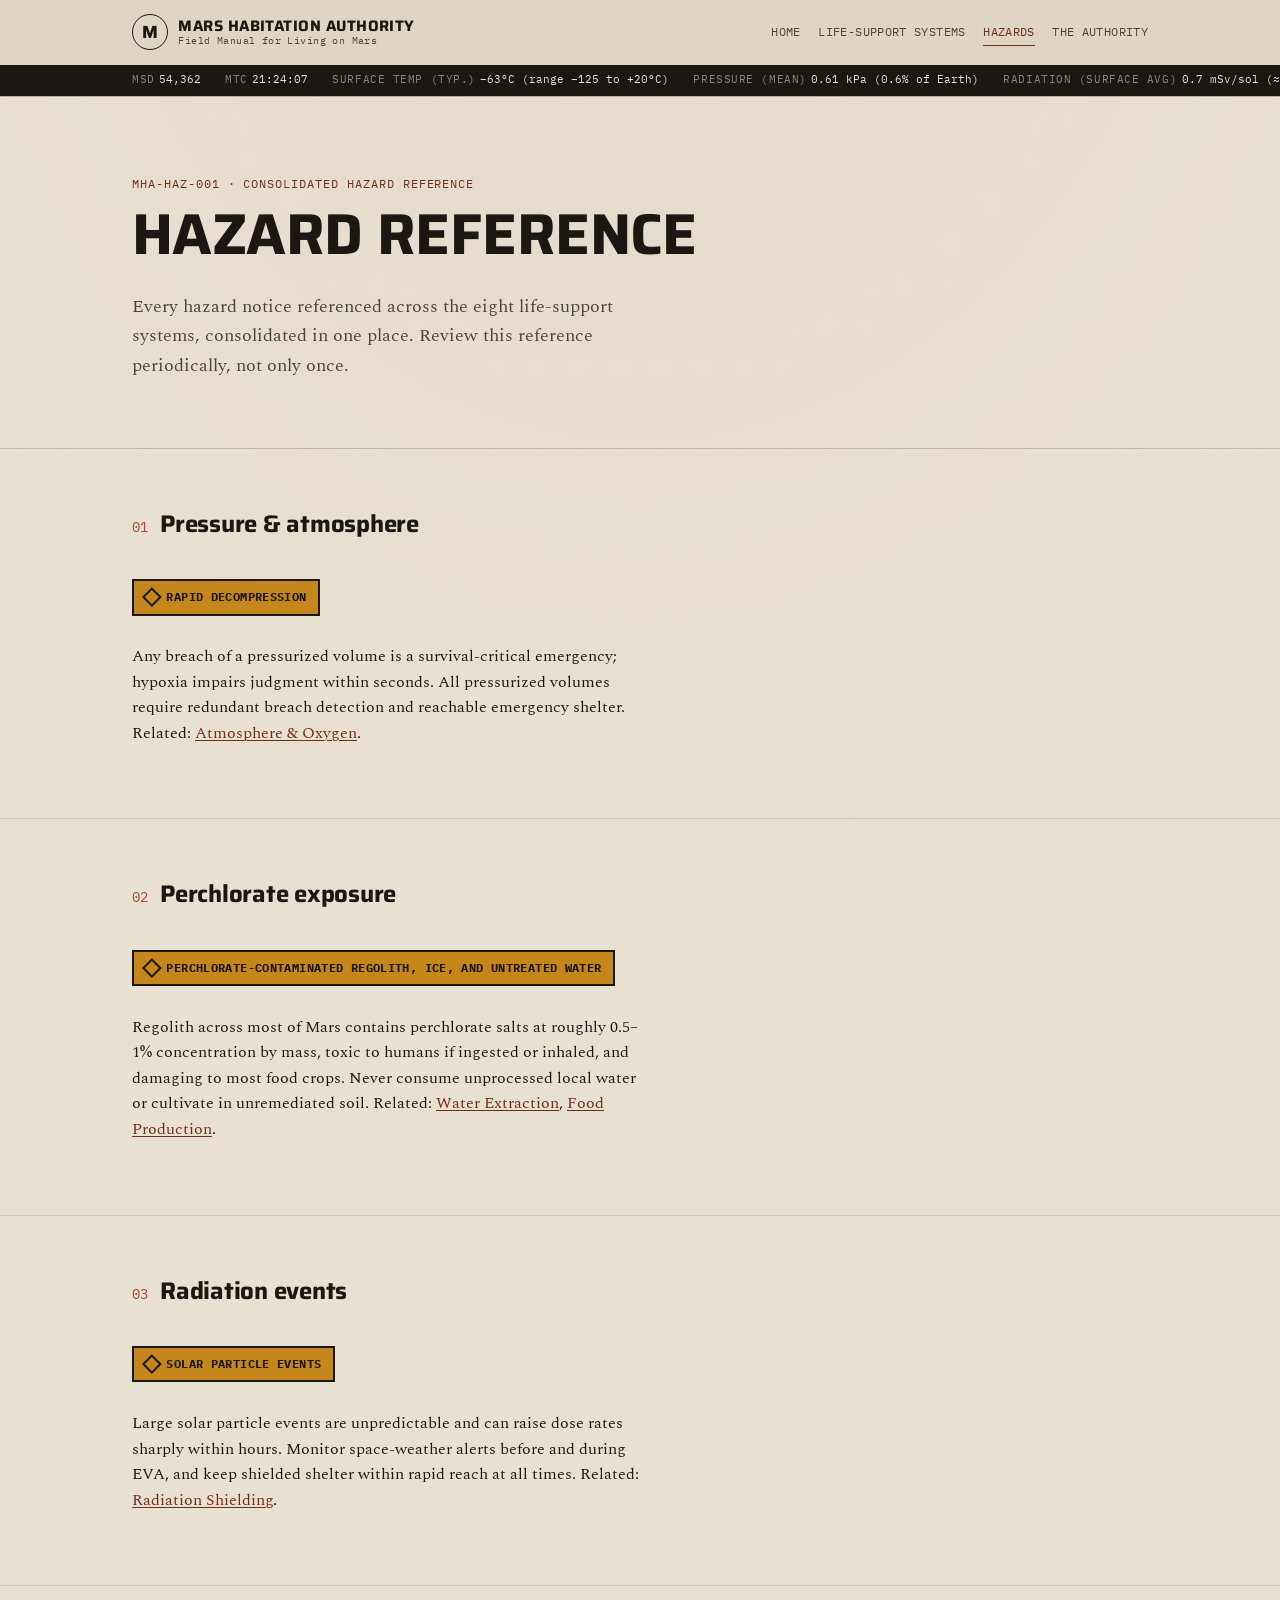
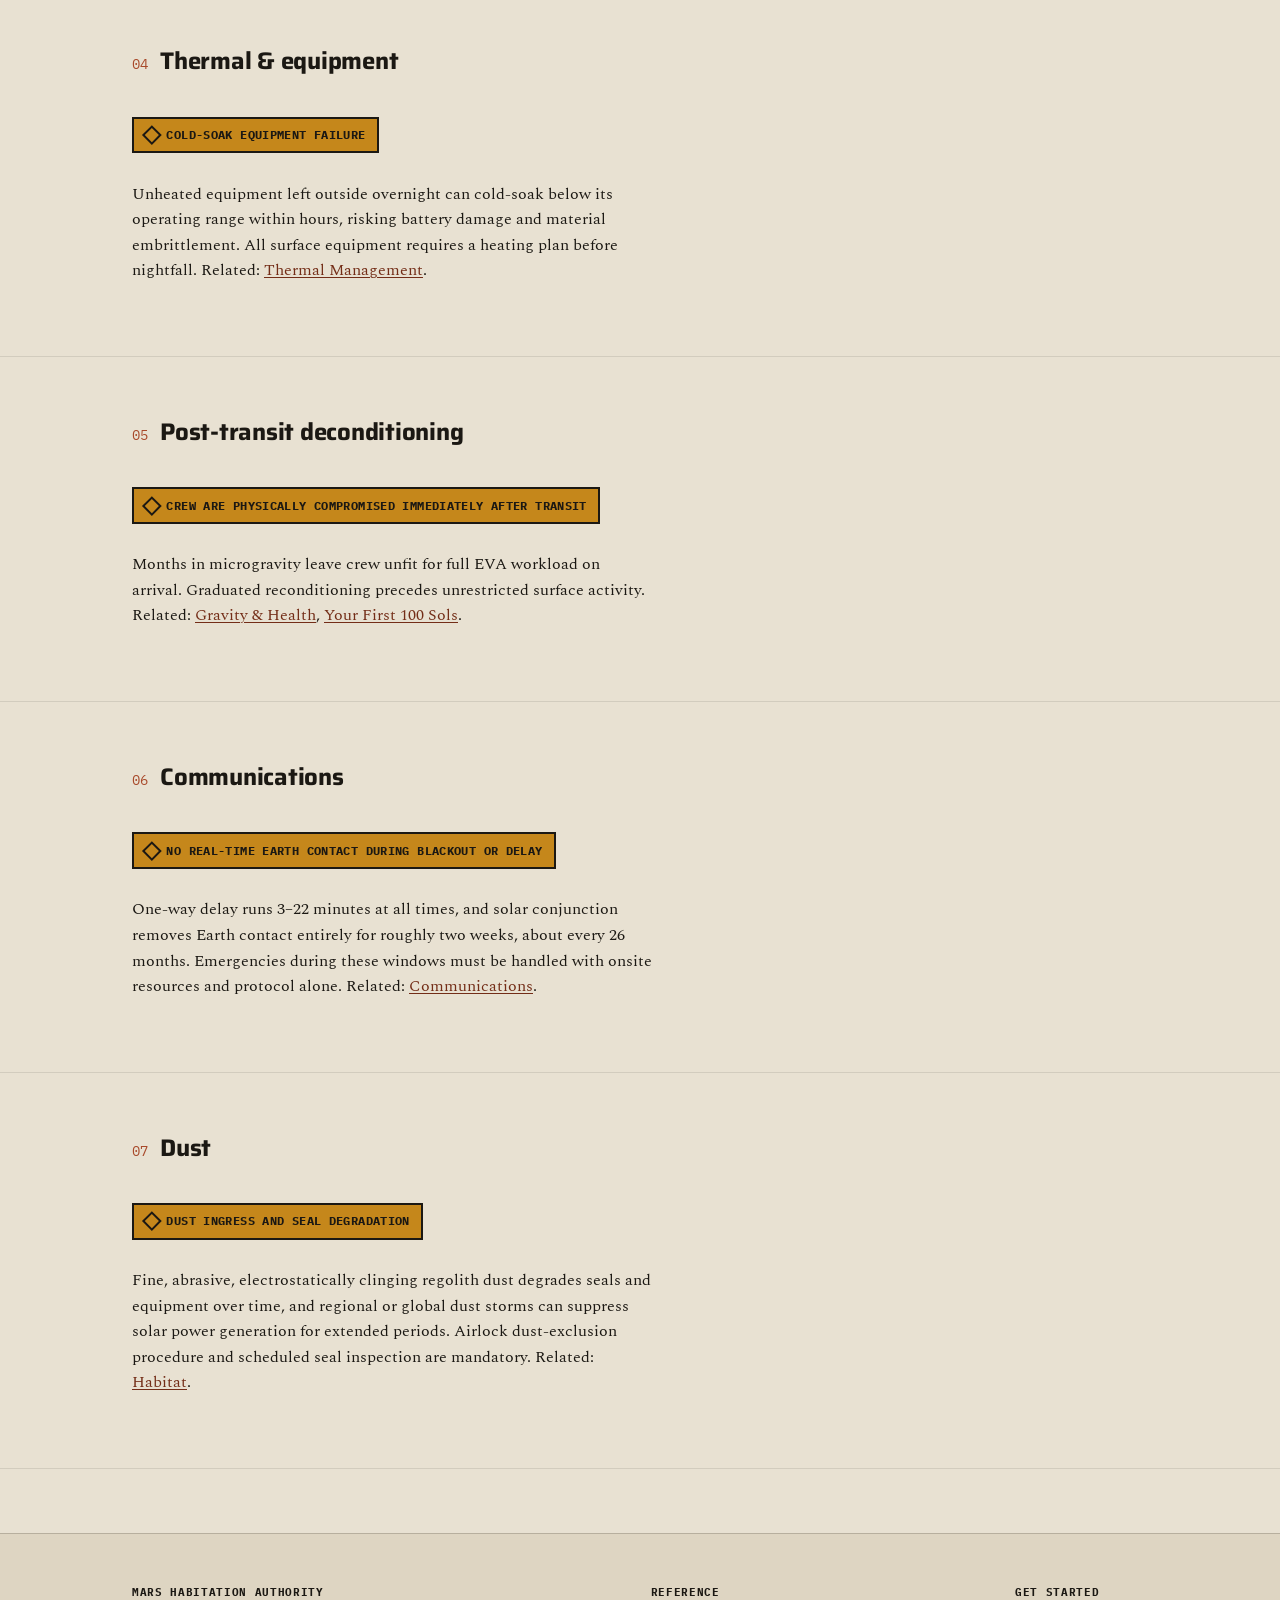
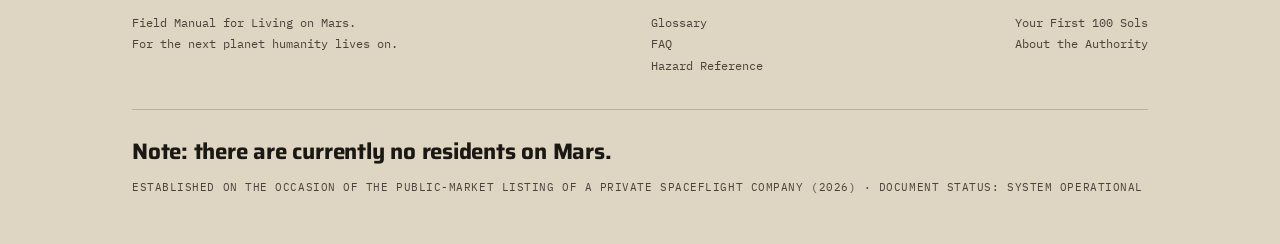
<file: hazards/index.html>
<!doctype html>
<html lang="en">
<head>
<meta charset="utf-8">
<meta name="viewport" content="width=device-width, initial-scale=1">
<title>Hazard Reference — Mars Habitation Authority</title>
<meta name="description" content="Consolidated hazard reference for Mars surface operations: decompression, perchlorate exposure, radiation events, thermal failure, dust, and communications blackout.">
<link rel="canonical" href="https://flownode-dev.github.io/mars-habitation-authority/hazards/">
<link rel="preconnect" href="https://fonts.googleapis.com">
<link rel="preconnect" href="https://fonts.gstatic.com" crossorigin>
<link href="https://fonts.googleapis.com/css2?family=Saira:wght@600;700;800&family=Spectral:ital,wght@0,400;0,500;0,600;1,400&family=IBM+Plex+Mono:wght@400;500;600&display=swap" rel="stylesheet">
<link rel="stylesheet" href="../styles.css">
</head>
<body>

<div id="mha-header"></div>

<main>

  <section class="mha-hero">
    <div class="wrap">
      <p class="mha-hero__kicker">MHA-HAZ-001 &middot; Consolidated Hazard Reference</p>
      <h1>Hazard Reference</h1>
      <p class="mha-hero__lede">Every hazard notice referenced across the eight life-support systems, consolidated in one place. Review this reference periodically, not only once.</p>
    </div>
  </section>

  <section class="mha-section mha-reveal">
    <div class="wrap">
      <div class="mha-section__head">
        <span class="mha-section__num">01</span>
        <h2>Pressure &amp; atmosphere</h2>
      </div>
      <p class="mha-placard"><span class="mha-placard__mark" aria-hidden="true"></span> Rapid decompression</p>
      <p style="margin-top:1rem; max-width:65ch;">Any breach of a pressurized volume is a survival-critical emergency; hypoxia impairs judgment within seconds. All pressurized volumes require redundant breach detection and reachable emergency shelter. Related: <a href="../systems/air/">Atmosphere &amp; Oxygen</a>.</p>
    </div>
  </section>

  <section class="mha-section mha-reveal">
    <div class="wrap">
      <div class="mha-section__head">
        <span class="mha-section__num">02</span>
        <h2>Perchlorate exposure</h2>
      </div>
      <p class="mha-placard"><span class="mha-placard__mark" aria-hidden="true"></span> Perchlorate-contaminated regolith, ice, and untreated water</p>
      <p style="margin-top:1rem; max-width:65ch;">Regolith across most of Mars contains perchlorate salts at roughly 0.5&ndash;1% concentration by mass, toxic to humans if ingested or inhaled, and damaging to most food crops. Never consume unprocessed local water or cultivate in unremediated soil. Related: <a href="../systems/water/">Water Extraction</a>, <a href="../systems/food/">Food Production</a>.</p>
    </div>
  </section>

  <section class="mha-section mha-reveal">
    <div class="wrap">
      <div class="mha-section__head">
        <span class="mha-section__num">03</span>
        <h2>Radiation events</h2>
      </div>
      <p class="mha-placard"><span class="mha-placard__mark" aria-hidden="true"></span> Solar particle events</p>
      <p style="margin-top:1rem; max-width:65ch;">Large solar particle events are unpredictable and can raise dose rates sharply within hours. Monitor space-weather alerts before and during EVA, and keep shielded shelter within rapid reach at all times. Related: <a href="../systems/radiation/">Radiation Shielding</a>.</p>
    </div>
  </section>

  <section class="mha-section mha-reveal">
    <div class="wrap">
      <div class="mha-section__head">
        <span class="mha-section__num">04</span>
        <h2>Thermal &amp; equipment</h2>
      </div>
      <p class="mha-placard"><span class="mha-placard__mark" aria-hidden="true"></span> Cold-soak equipment failure</p>
      <p style="margin-top:1rem; max-width:65ch;">Unheated equipment left outside overnight can cold-soak below its operating range within hours, risking battery damage and material embrittlement. All surface equipment requires a heating plan before nightfall. Related: <a href="../systems/thermal/">Thermal Management</a>.</p>
    </div>
  </section>

  <section class="mha-section mha-reveal">
    <div class="wrap">
      <div class="mha-section__head">
        <span class="mha-section__num">05</span>
        <h2>Post-transit deconditioning</h2>
      </div>
      <p class="mha-placard"><span class="mha-placard__mark" aria-hidden="true"></span> Crew are physically compromised immediately after transit</p>
      <p style="margin-top:1rem; max-width:65ch;">Months in microgravity leave crew unfit for full EVA workload on arrival. Graduated reconditioning precedes unrestricted surface activity. Related: <a href="../systems/health/">Gravity &amp; Health</a>, <a href="../arrival/">Your First 100 Sols</a>.</p>
    </div>
  </section>

  <section class="mha-section mha-reveal">
    <div class="wrap">
      <div class="mha-section__head">
        <span class="mha-section__num">06</span>
        <h2>Communications</h2>
      </div>
      <p class="mha-placard"><span class="mha-placard__mark" aria-hidden="true"></span> No real-time Earth contact during blackout or delay</p>
      <p style="margin-top:1rem; max-width:65ch;">One-way delay runs 3&ndash;22 minutes at all times, and solar conjunction removes Earth contact entirely for roughly two weeks, about every 26 months. Emergencies during these windows must be handled with onsite resources and protocol alone. Related: <a href="../systems/comms/">Communications</a>.</p>
    </div>
  </section>

  <section class="mha-section mha-reveal">
    <div class="wrap">
      <div class="mha-section__head">
        <span class="mha-section__num">07</span>
        <h2>Dust</h2>
      </div>
      <p class="mha-placard"><span class="mha-placard__mark" aria-hidden="true"></span> Dust ingress and seal degradation</p>
      <p style="margin-top:1rem; max-width:65ch;">Fine, abrasive, electrostatically clinging regolith dust degrades seals and equipment over time, and regional or global dust storms can suppress solar power generation for extended periods. Airlock dust-exclusion procedure and scheduled seal inspection are mandatory. Related: <a href="../systems/habitat/">Habitat</a>.</p>
    </div>
  </section>

</main>

<div id="mha-footer"></div>

<script src="../site.js"></script>
</body>
</html>
</file>
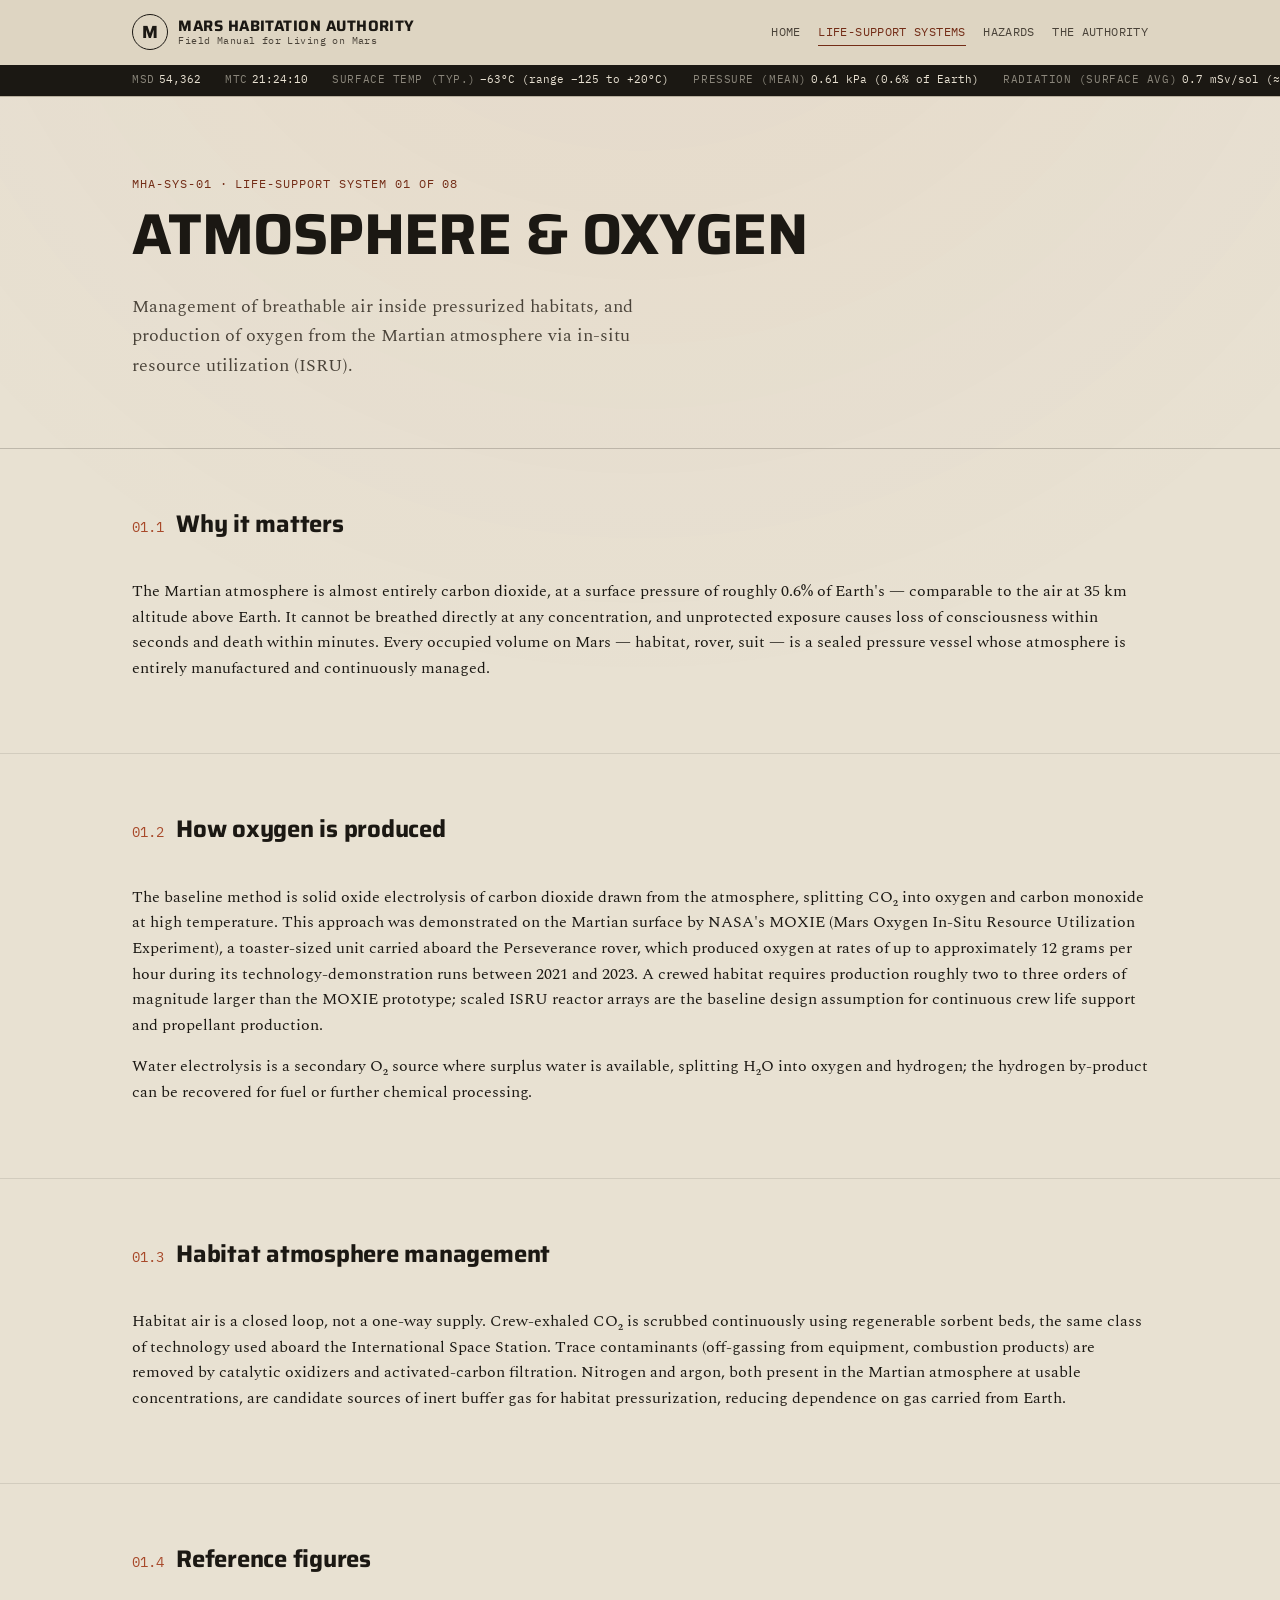
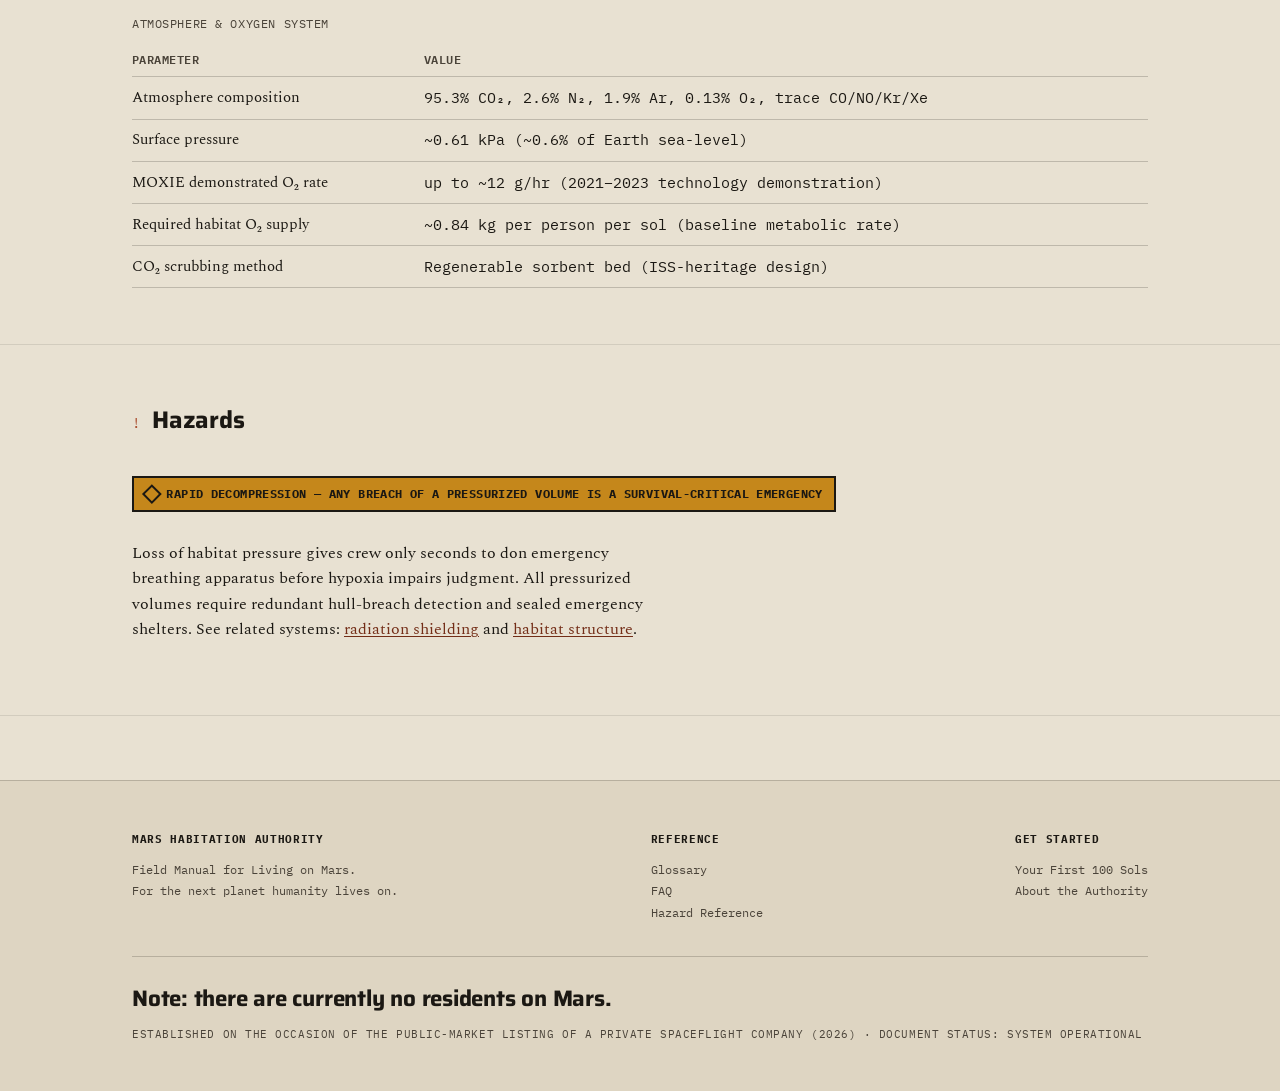
<file: systems/air/index.html>
<!doctype html>
<html lang="en">
<head>
<meta charset="utf-8">
<meta name="viewport" content="width=device-width, initial-scale=1">
<title>01 · Atmosphere &amp; Oxygen — Mars Habitation Authority</title>
<meta name="description" content="Reference standard for atmospheric management and oxygen production on Mars: CO2 electrolysis, breathable-air targets, and buffer-gas harvesting.">
<link rel="canonical" href="https://flownode-dev.github.io/mars-habitation-authority/systems/air/">
<link rel="preconnect" href="https://fonts.googleapis.com">
<link rel="preconnect" href="https://fonts.gstatic.com" crossorigin>
<link href="https://fonts.googleapis.com/css2?family=Saira:wght@600;700;800&family=Spectral:ital,wght@0,400;0,500;0,600;1,400&family=IBM+Plex+Mono:wght@400;500;600&display=swap" rel="stylesheet">
<link rel="stylesheet" href="../../styles.css">
</head>
<body>

<div id="mha-header"></div>

<main>

  <section class="mha-hero">
    <div class="wrap">
      <p class="mha-hero__kicker">MHA-SYS-01 &middot; Life-Support System 01 of 08</p>
      <h1>Atmosphere &amp; Oxygen</h1>
      <p class="mha-hero__lede">Management of breathable air inside pressurized habitats, and production of oxygen from the Martian atmosphere via in-situ resource utilization (ISRU).</p>
    </div>
  </section>

  <section class="mha-section mha-reveal">
    <div class="wrap">
      <div class="mha-section__head">
        <span class="mha-section__num">01.1</span>
        <h2>Why it matters</h2>
      </div>
      <p>The Martian atmosphere is almost entirely carbon dioxide, at a surface pressure of roughly 0.6% of Earth's — comparable to the air at 35 km altitude above Earth. It cannot be breathed directly at any concentration, and unprotected exposure causes loss of consciousness within seconds and death within minutes. Every occupied volume on Mars — habitat, rover, suit — is a sealed pressure vessel whose atmosphere is entirely manufactured and continuously managed.</p>
    </div>
  </section>

  <section class="mha-section mha-reveal">
    <div class="wrap">
      <div class="mha-section__head">
        <span class="mha-section__num">01.2</span>
        <h2>How oxygen is produced</h2>
      </div>
      <p>The baseline method is solid oxide electrolysis of carbon dioxide drawn from the atmosphere, splitting CO&#8322; into oxygen and carbon monoxide at high temperature. This approach was demonstrated on the Martian surface by NASA's MOXIE (Mars Oxygen In-Situ Resource Utilization Experiment), a toaster-sized unit carried aboard the Perseverance rover, which produced oxygen at rates of up to approximately 12 grams per hour during its technology-demonstration runs between 2021 and 2023. A crewed habitat requires production roughly two to three orders of magnitude larger than the MOXIE prototype; scaled ISRU reactor arrays are the baseline design assumption for continuous crew life support and propellant production.</p>
      <p>Water electrolysis is a secondary O&#8322; source where surplus water is available, splitting H&#8322;O into oxygen and hydrogen; the hydrogen by-product can be recovered for fuel or further chemical processing.</p>
    </div>
  </section>

  <section class="mha-section mha-reveal">
    <div class="wrap">
      <div class="mha-section__head">
        <span class="mha-section__num">01.3</span>
        <h2>Habitat atmosphere management</h2>
      </div>
      <p>Habitat air is a closed loop, not a one-way supply. Crew-exhaled CO&#8322; is scrubbed continuously using regenerable sorbent beds, the same class of technology used aboard the International Space Station. Trace contaminants (off-gassing from equipment, combustion products) are removed by catalytic oxidizers and activated-carbon filtration. Nitrogen and argon, both present in the Martian atmosphere at usable concentrations, are candidate sources of inert buffer gas for habitat pressurization, reducing dependence on gas carried from Earth.</p>
    </div>
  </section>

  <section class="mha-section mha-reveal">
    <div class="wrap">
      <div class="mha-section__head">
        <span class="mha-section__num">01.4</span>
        <h2>Reference figures</h2>
      </div>
      <table class="mha-table">
        <caption>Atmosphere &amp; oxygen system</caption>
        <thead><tr><th>Parameter</th><th>Value</th></tr></thead>
        <tbody>
          <tr><td>Atmosphere composition</td><td class="num">95.3% CO&#8322;, 2.6% N&#8322;, 1.9% Ar, 0.13% O&#8322;, trace CO/NO/Kr/Xe</td></tr>
          <tr><td>Surface pressure</td><td class="num">~0.61 kPa (~0.6% of Earth sea-level)</td></tr>
          <tr><td>MOXIE demonstrated O&#8322; rate</td><td class="num">up to ~12 g/hr (2021&ndash;2023 technology demonstration)</td></tr>
          <tr><td>Required habitat O&#8322; supply</td><td class="num">~0.84 kg per person per sol (baseline metabolic rate)</td></tr>
          <tr><td>CO&#8322; scrubbing method</td><td class="num">Regenerable sorbent bed (ISS-heritage design)</td></tr>
        </tbody>
      </table>
    </div>
  </section>

  <section class="mha-section mha-reveal">
    <div class="wrap">
      <div class="mha-section__head">
        <span class="mha-section__num">!</span>
        <h2>Hazards</h2>
      </div>
      <p class="mha-placard"><span class="mha-placard__mark" aria-hidden="true"></span> Rapid decompression — any breach of a pressurized volume is a survival-critical emergency</p>
      <p style="margin-top:1rem; max-width:65ch;">Loss of habitat pressure gives crew only seconds to don emergency breathing apparatus before hypoxia impairs judgment. All pressurized volumes require redundant hull-breach detection and sealed emergency shelters. See related systems: <a href="../radiation/">radiation shielding</a> and <a href="../habitat/">habitat structure</a>.</p>
    </div>
  </section>

</main>

<div id="mha-footer"></div>

<script src="../../site.js"></script>
</body>
</html>
</file>
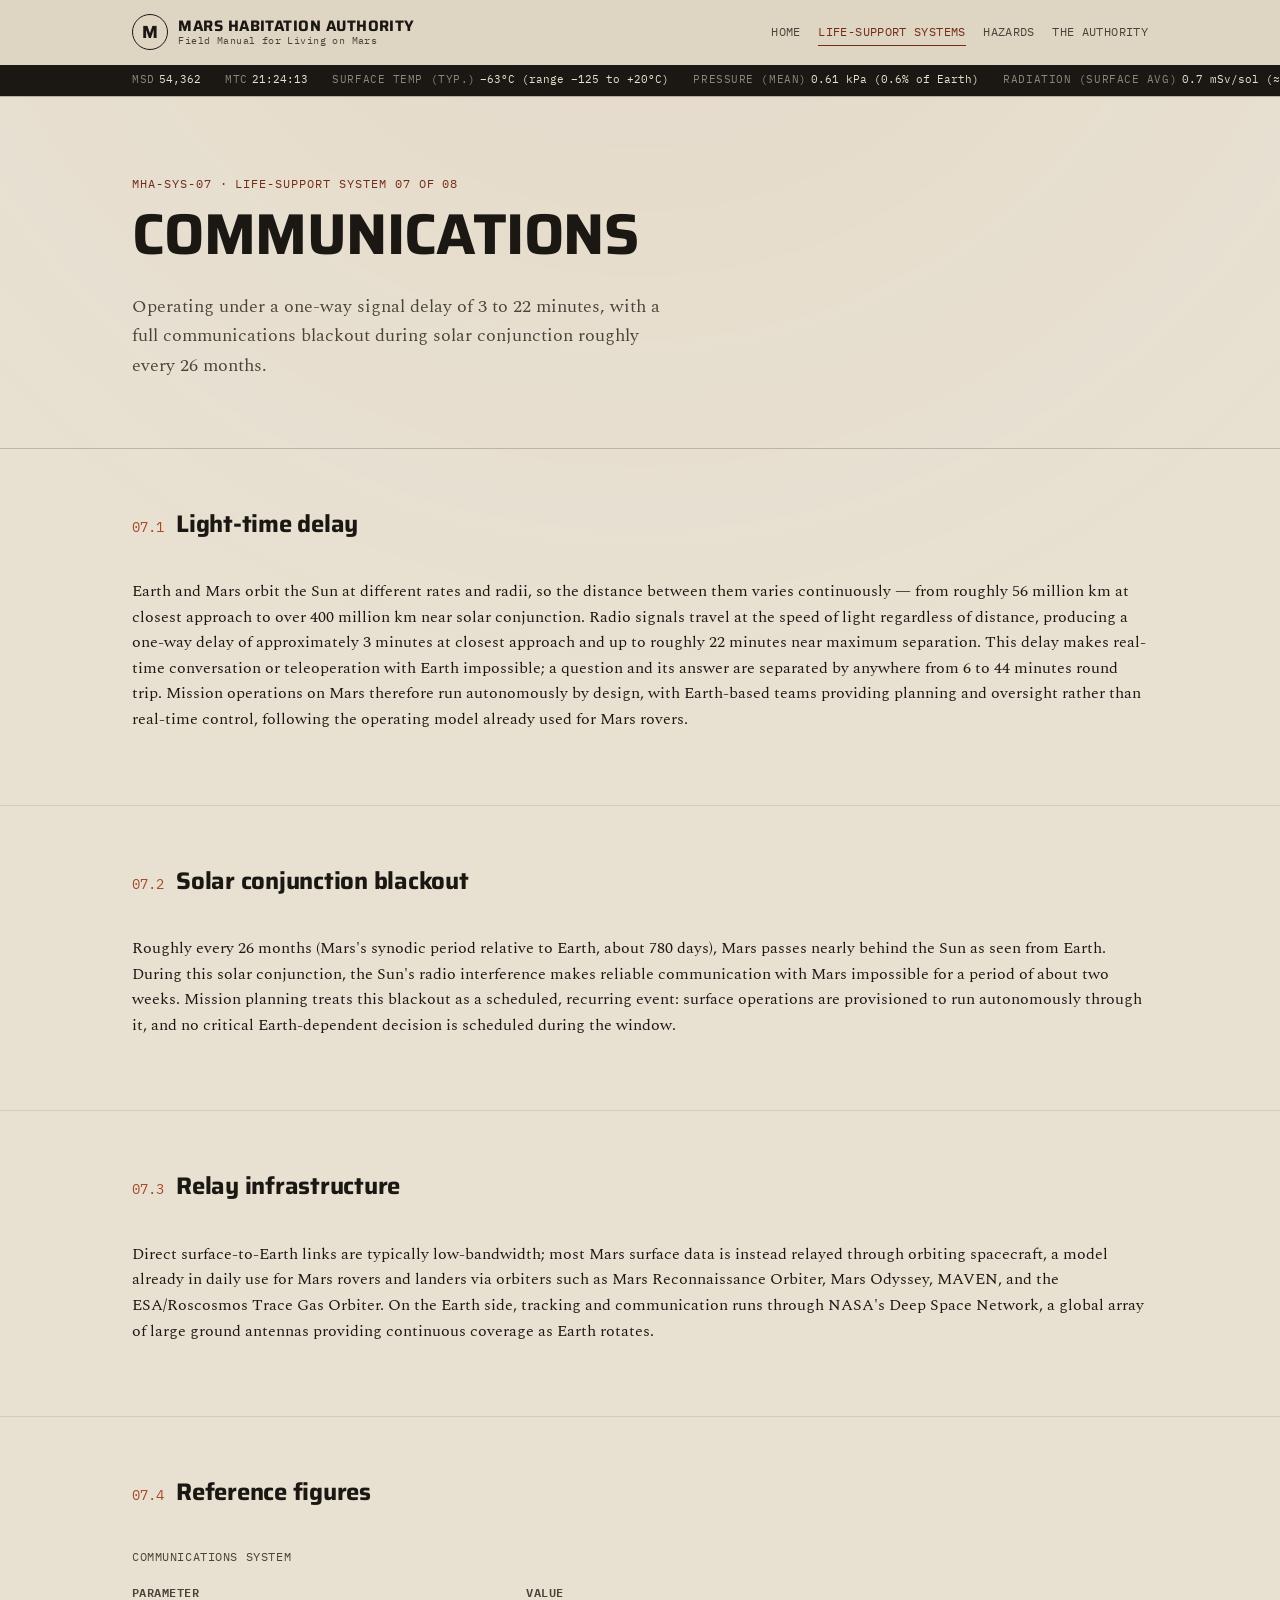
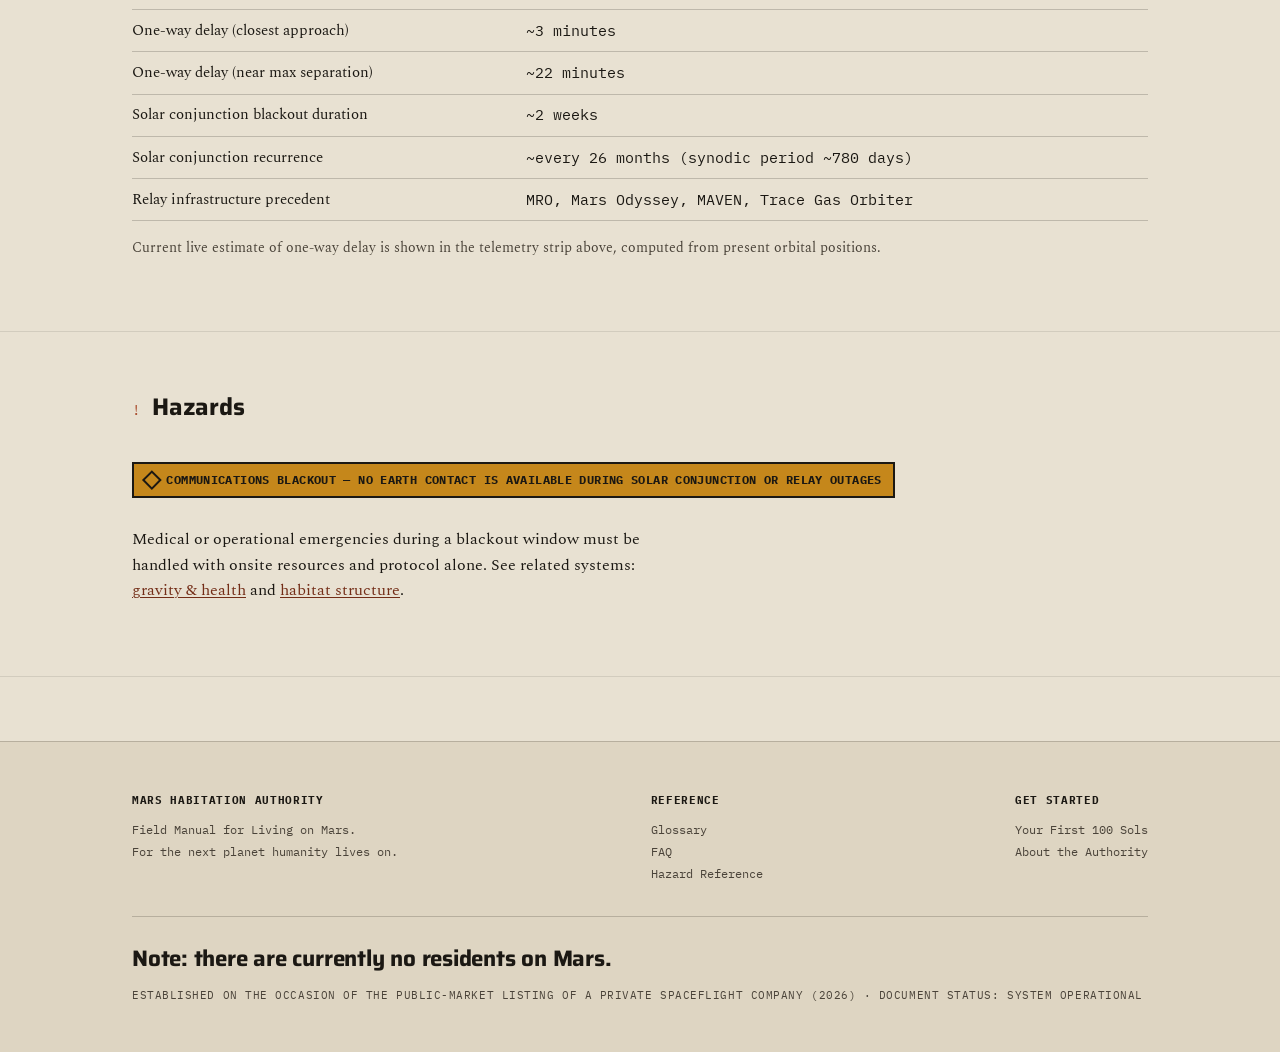
<file: systems/comms/index.html>
<!doctype html>
<html lang="en">
<head>
<meta charset="utf-8">
<meta name="viewport" content="width=device-width, initial-scale=1">
<title>07 · Communications — Mars Habitation Authority</title>
<meta name="description" content="Reference standard for Earth-Mars communications: light-time delay, solar conjunction blackout, and relay orbiter infrastructure.">
<link rel="canonical" href="https://flownode-dev.github.io/mars-habitation-authority/systems/comms/">
<link rel="preconnect" href="https://fonts.googleapis.com">
<link rel="preconnect" href="https://fonts.gstatic.com" crossorigin>
<link href="https://fonts.googleapis.com/css2?family=Saira:wght@600;700;800&family=Spectral:ital,wght@0,500;0,600;1,400&family=IBM+Plex+Mono:wght@400;500;600&display=swap" rel="stylesheet">
<link rel="stylesheet" href="../../styles.css">
</head>
<body>

<div id="mha-header"></div>

<main>

  <section class="mha-hero">
    <div class="wrap">
      <p class="mha-hero__kicker">MHA-SYS-07 &middot; Life-Support System 07 of 08</p>
      <h1>Communications</h1>
      <p class="mha-hero__lede">Operating under a one-way signal delay of 3 to 22 minutes, with a full communications blackout during solar conjunction roughly every 26 months.</p>
    </div>
  </section>

  <section class="mha-section mha-reveal">
    <div class="wrap">
      <div class="mha-section__head">
        <span class="mha-section__num">07.1</span>
        <h2>Light-time delay</h2>
      </div>
      <p>Earth and Mars orbit the Sun at different rates and radii, so the distance between them varies continuously — from roughly 56 million km at closest approach to over 400 million km near solar conjunction. Radio signals travel at the speed of light regardless of distance, producing a one-way delay of approximately 3 minutes at closest approach and up to roughly 22 minutes near maximum separation. This delay makes real-time conversation or teleoperation with Earth impossible; a question and its answer are separated by anywhere from 6 to 44 minutes round trip. Mission operations on Mars therefore run autonomously by design, with Earth-based teams providing planning and oversight rather than real-time control, following the operating model already used for Mars rovers.</p>
    </div>
  </section>

  <section class="mha-section mha-reveal">
    <div class="wrap">
      <div class="mha-section__head">
        <span class="mha-section__num">07.2</span>
        <h2>Solar conjunction blackout</h2>
      </div>
      <p>Roughly every 26 months (Mars's synodic period relative to Earth, about 780 days), Mars passes nearly behind the Sun as seen from Earth. During this solar conjunction, the Sun's radio interference makes reliable communication with Mars impossible for a period of about two weeks. Mission planning treats this blackout as a scheduled, recurring event: surface operations are provisioned to run autonomously through it, and no critical Earth-dependent decision is scheduled during the window.</p>
    </div>
  </section>

  <section class="mha-section mha-reveal">
    <div class="wrap">
      <div class="mha-section__head">
        <span class="mha-section__num">07.3</span>
        <h2>Relay infrastructure</h2>
      </div>
      <p>Direct surface-to-Earth links are typically low-bandwidth; most Mars surface data is instead relayed through orbiting spacecraft, a model already in daily use for Mars rovers and landers via orbiters such as Mars Reconnaissance Orbiter, Mars Odyssey, MAVEN, and the ESA/Roscosmos Trace Gas Orbiter. On the Earth side, tracking and communication runs through NASA's Deep Space Network, a global array of large ground antennas providing continuous coverage as Earth rotates.</p>
    </div>
  </section>

  <section class="mha-section mha-reveal">
    <div class="wrap">
      <div class="mha-section__head">
        <span class="mha-section__num">07.4</span>
        <h2>Reference figures</h2>
      </div>
      <table class="mha-table">
        <caption>Communications system</caption>
        <thead><tr><th>Parameter</th><th>Value</th></tr></thead>
        <tbody>
          <tr><td>One-way delay (closest approach)</td><td class="num">~3 minutes</td></tr>
          <tr><td>One-way delay (near max separation)</td><td class="num">~22 minutes</td></tr>
          <tr><td>Solar conjunction blackout duration</td><td class="num">~2 weeks</td></tr>
          <tr><td>Solar conjunction recurrence</td><td class="num">~every 26 months (synodic period ~780 days)</td></tr>
          <tr><td>Relay infrastructure precedent</td><td class="num">MRO, Mars Odyssey, MAVEN, Trace Gas Orbiter</td></tr>
        </tbody>
      </table>
      <p style="margin-top:1rem; color:var(--ink-soft); font-size:0.9rem;">Current live estimate of one-way delay is shown in the telemetry strip above, computed from present orbital positions.</p>
    </div>
  </section>

  <section class="mha-section mha-reveal">
    <div class="wrap">
      <div class="mha-section__head">
        <span class="mha-section__num">!</span>
        <h2>Hazards</h2>
      </div>
      <p class="mha-placard"><span class="mha-placard__mark" aria-hidden="true"></span> Communications blackout — no Earth contact is available during solar conjunction or relay outages</p>
      <p style="margin-top:1rem; max-width:65ch;">Medical or operational emergencies during a blackout window must be handled with onsite resources and protocol alone. See related systems: <a href="../health/">gravity &amp; health</a> and <a href="../habitat/">habitat structure</a>.</p>
    </div>
  </section>

</main>

<div id="mha-footer"></div>

<script src="../../site.js"></script>
</body>
</html>
</file>
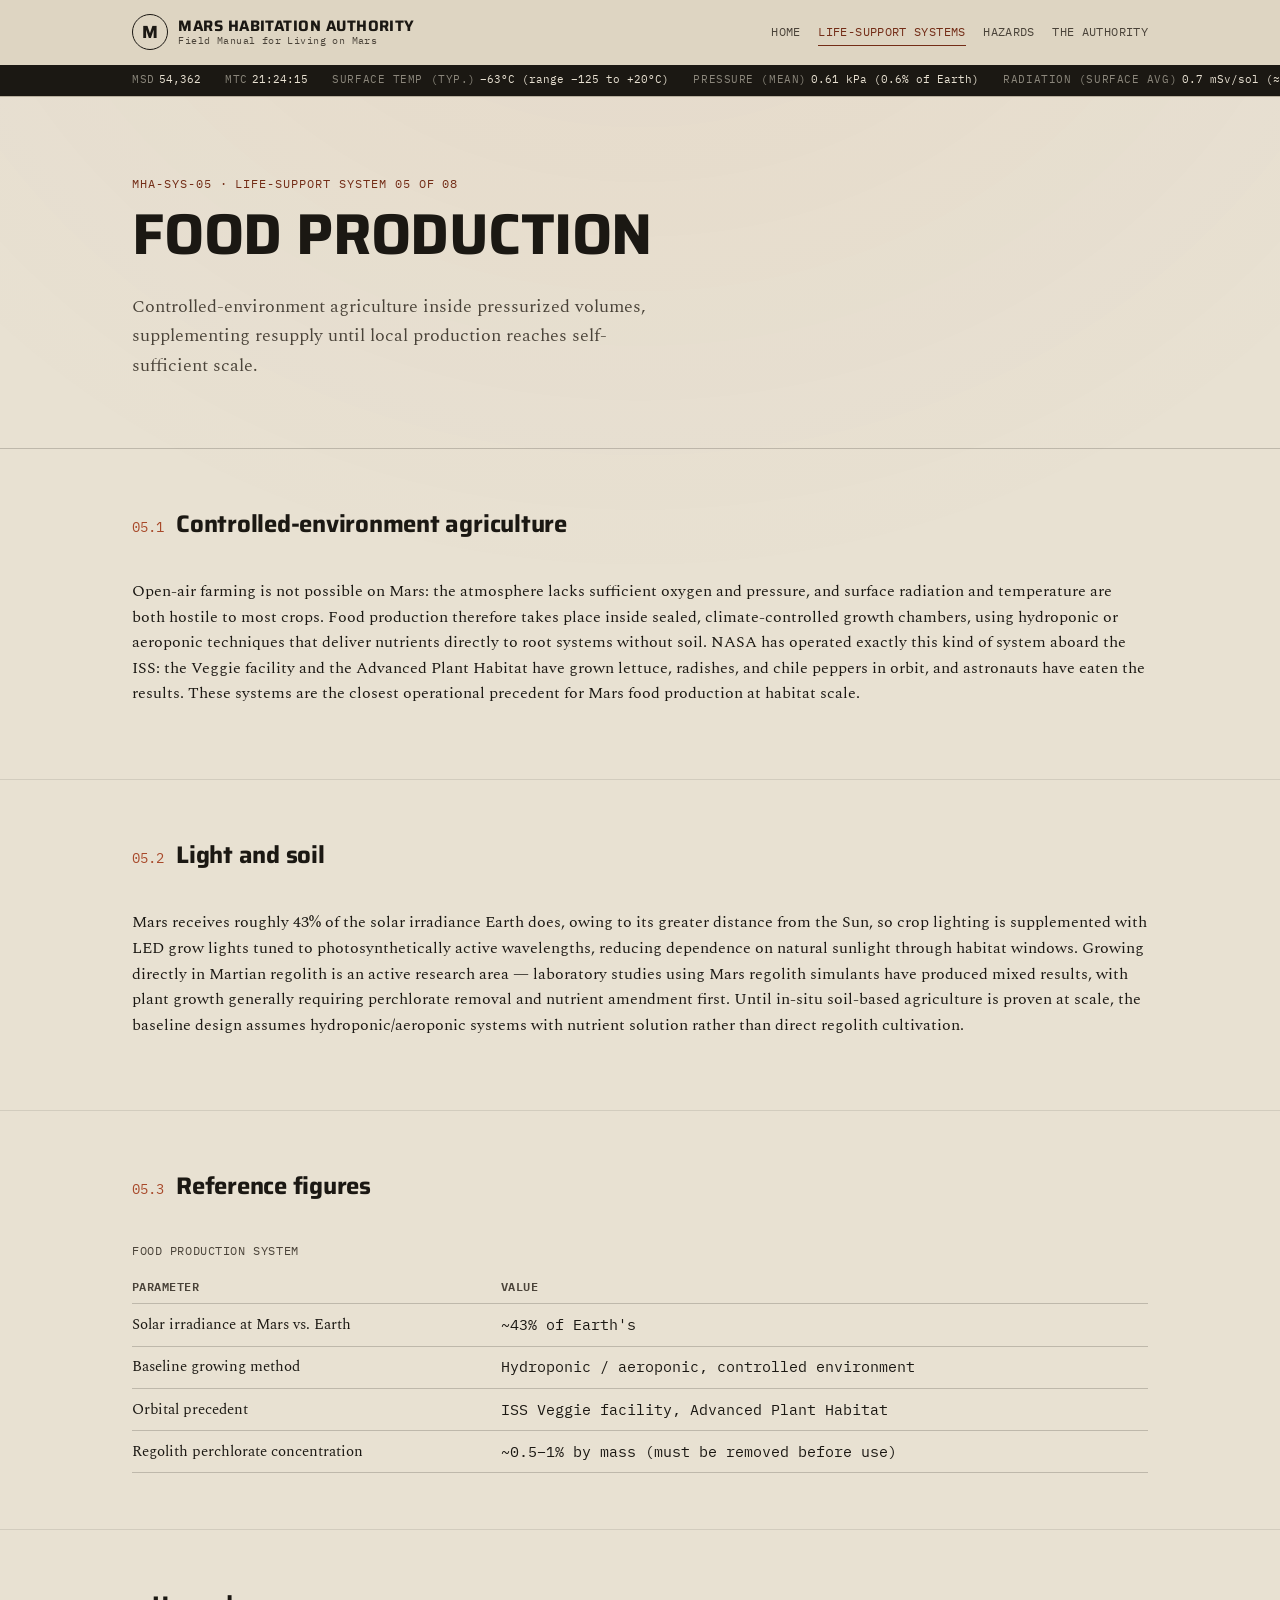
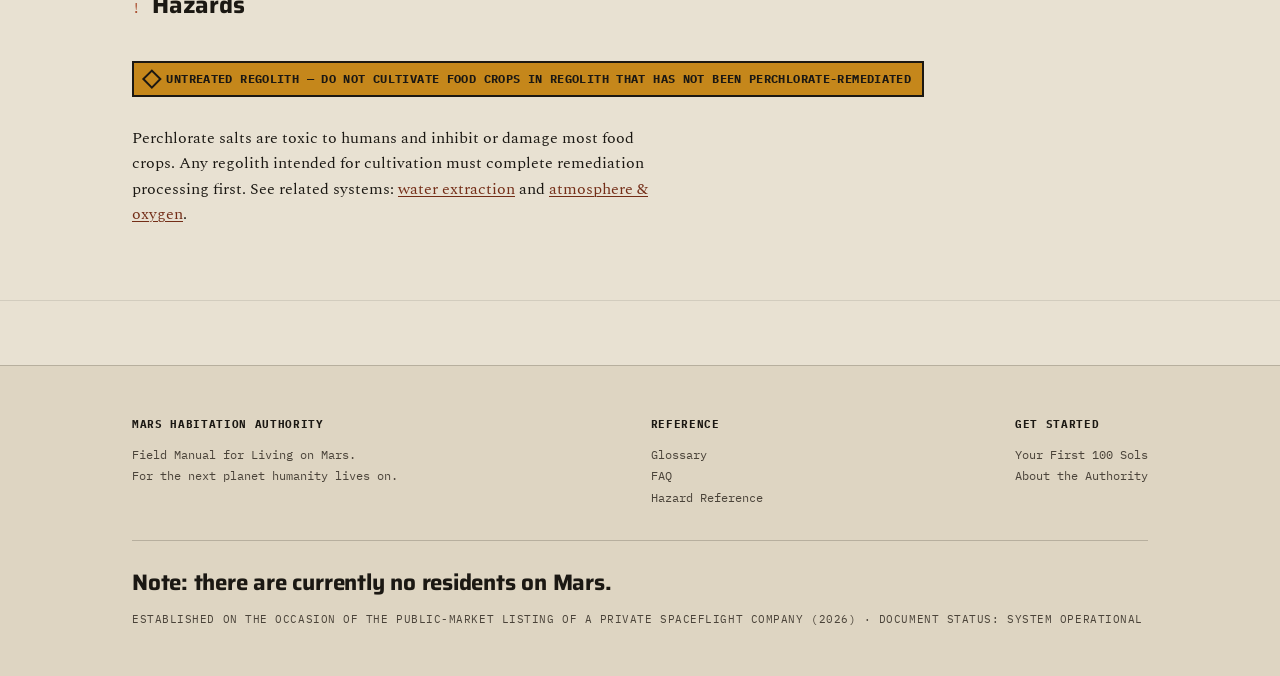
<file: systems/food/index.html>
<!doctype html>
<html lang="en">
<head>
<meta charset="utf-8">
<meta name="viewport" content="width=device-width, initial-scale=1">
<title>05 · Food Production — Mars Habitation Authority</title>
<meta name="description" content="Reference standard for food production on Mars: controlled-environment agriculture, supplemental lighting, and perchlorate remediation of soil.">
<link rel="canonical" href="https://flownode-dev.github.io/mars-habitation-authority/systems/food/">
<link rel="preconnect" href="https://fonts.googleapis.com">
<link rel="preconnect" href="https://fonts.gstatic.com" crossorigin>
<link href="https://fonts.googleapis.com/css2?family=Saira:wght@600;700;800&family=Spectral:ital,wght@0,500;0,600;1,400&family=IBM+Plex+Mono:wght@400;500;600&display=swap" rel="stylesheet">
<link rel="stylesheet" href="../../styles.css">
</head>
<body>

<div id="mha-header"></div>

<main>

  <section class="mha-hero">
    <div class="wrap">
      <p class="mha-hero__kicker">MHA-SYS-05 &middot; Life-Support System 05 of 08</p>
      <h1>Food Production</h1>
      <p class="mha-hero__lede">Controlled-environment agriculture inside pressurized volumes, supplementing resupply until local production reaches self-sufficient scale.</p>
    </div>
  </section>

  <section class="mha-section mha-reveal">
    <div class="wrap">
      <div class="mha-section__head">
        <span class="mha-section__num">05.1</span>
        <h2>Controlled-environment agriculture</h2>
      </div>
      <p>Open-air farming is not possible on Mars: the atmosphere lacks sufficient oxygen and pressure, and surface radiation and temperature are both hostile to most crops. Food production therefore takes place inside sealed, climate-controlled growth chambers, using hydroponic or aeroponic techniques that deliver nutrients directly to root systems without soil. NASA has operated exactly this kind of system aboard the ISS: the Veggie facility and the Advanced Plant Habitat have grown lettuce, radishes, and chile peppers in orbit, and astronauts have eaten the results. These systems are the closest operational precedent for Mars food production at habitat scale.</p>
    </div>
  </section>

  <section class="mha-section mha-reveal">
    <div class="wrap">
      <div class="mha-section__head">
        <span class="mha-section__num">05.2</span>
        <h2>Light and soil</h2>
      </div>
      <p>Mars receives roughly 43% of the solar irradiance Earth does, owing to its greater distance from the Sun, so crop lighting is supplemented with LED grow lights tuned to photosynthetically active wavelengths, reducing dependence on natural sunlight through habitat windows. Growing directly in Martian regolith is an active research area — laboratory studies using Mars regolith simulants have produced mixed results, with plant growth generally requiring perchlorate removal and nutrient amendment first. Until in-situ soil-based agriculture is proven at scale, the baseline design assumes hydroponic/aeroponic systems with nutrient solution rather than direct regolith cultivation.</p>
    </div>
  </section>

  <section class="mha-section mha-reveal">
    <div class="wrap">
      <div class="mha-section__head">
        <span class="mha-section__num">05.3</span>
        <h2>Reference figures</h2>
      </div>
      <table class="mha-table">
        <caption>Food production system</caption>
        <thead><tr><th>Parameter</th><th>Value</th></tr></thead>
        <tbody>
          <tr><td>Solar irradiance at Mars vs. Earth</td><td class="num">~43% of Earth's</td></tr>
          <tr><td>Baseline growing method</td><td class="num">Hydroponic / aeroponic, controlled environment</td></tr>
          <tr><td>Orbital precedent</td><td class="num">ISS Veggie facility, Advanced Plant Habitat</td></tr>
          <tr><td>Regolith perchlorate concentration</td><td class="num">~0.5&ndash;1% by mass (must be removed before use)</td></tr>
        </tbody>
      </table>
    </div>
  </section>

  <section class="mha-section mha-reveal">
    <div class="wrap">
      <div class="mha-section__head">
        <span class="mha-section__num">!</span>
        <h2>Hazards</h2>
      </div>
      <p class="mha-placard"><span class="mha-placard__mark" aria-hidden="true"></span> Untreated regolith — do not cultivate food crops in regolith that has not been perchlorate-remediated</p>
      <p style="margin-top:1rem; max-width:65ch;">Perchlorate salts are toxic to humans and inhibit or damage most food crops. Any regolith intended for cultivation must complete remediation processing first. See related systems: <a href="../water/">water extraction</a> and <a href="../air/">atmosphere &amp; oxygen</a>.</p>
    </div>
  </section>

</main>

<div id="mha-footer"></div>

<script src="../../site.js"></script>
</body>
</html>
</file>
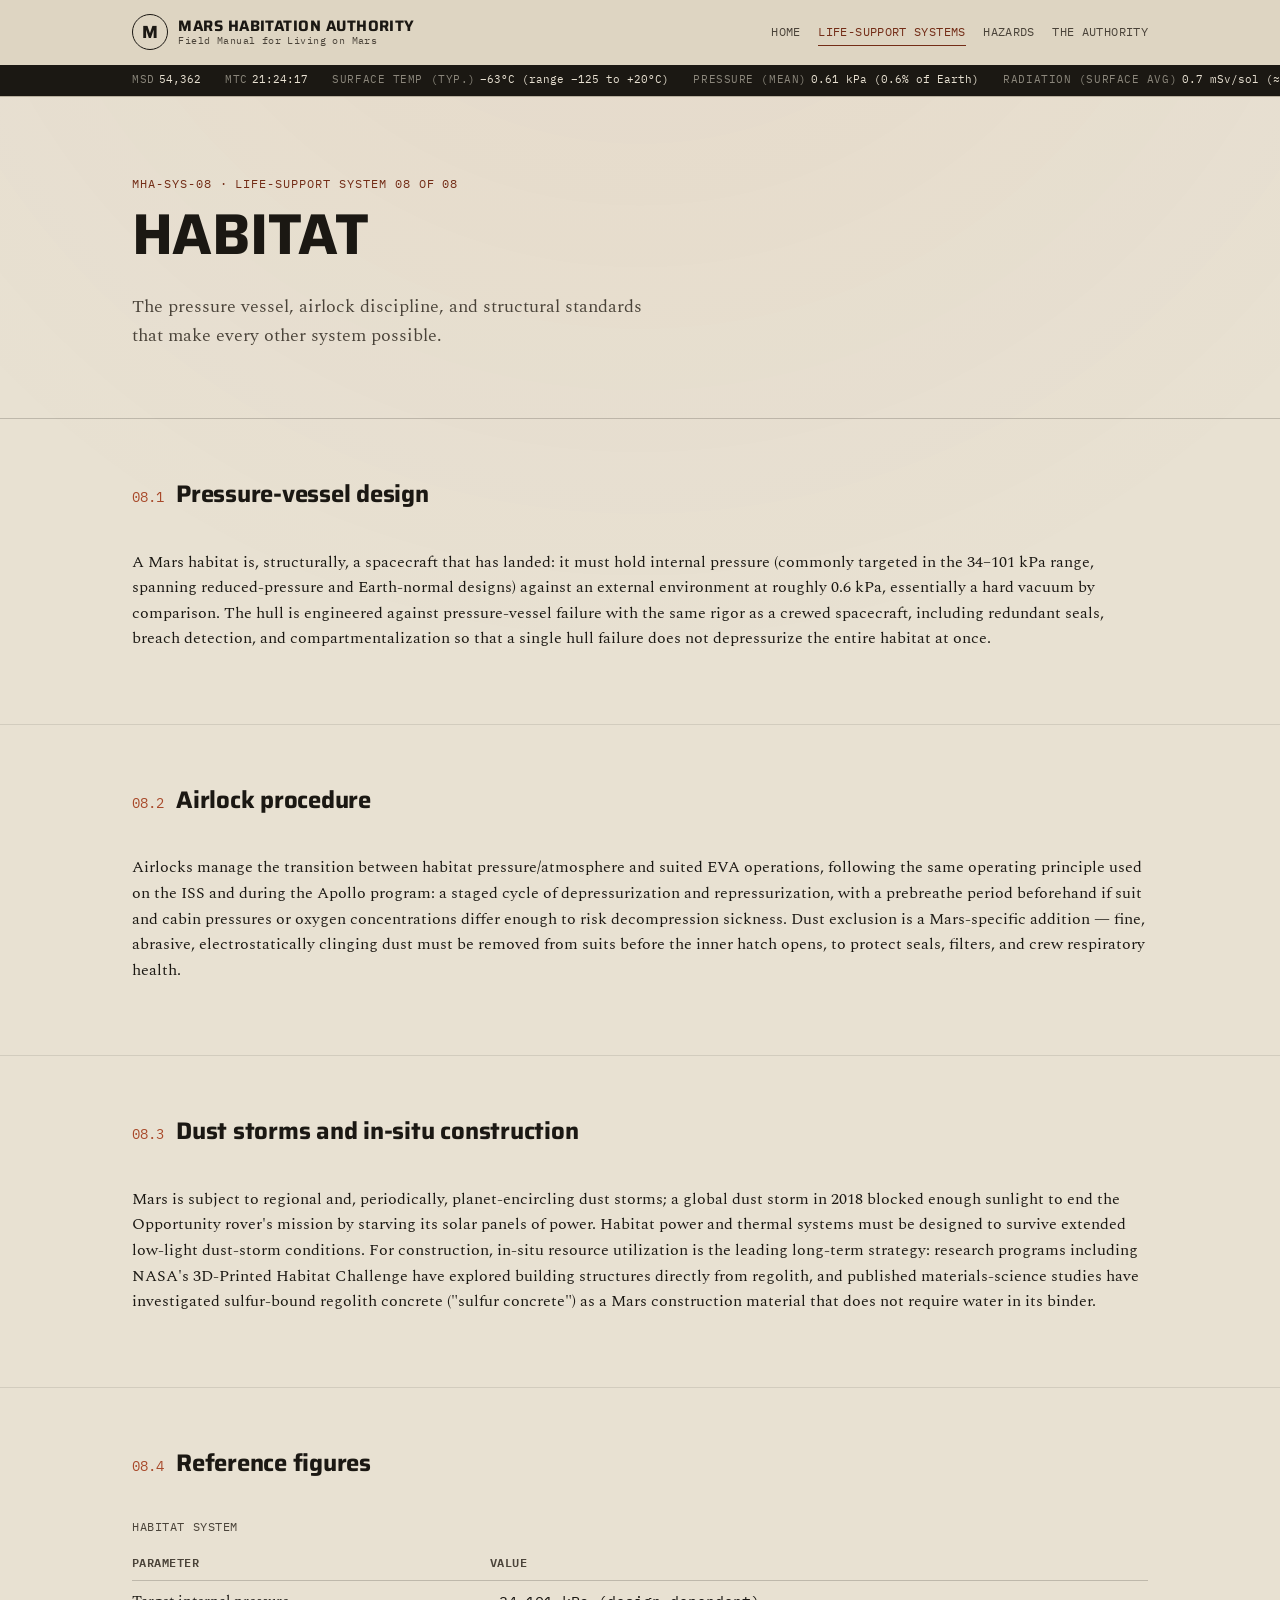
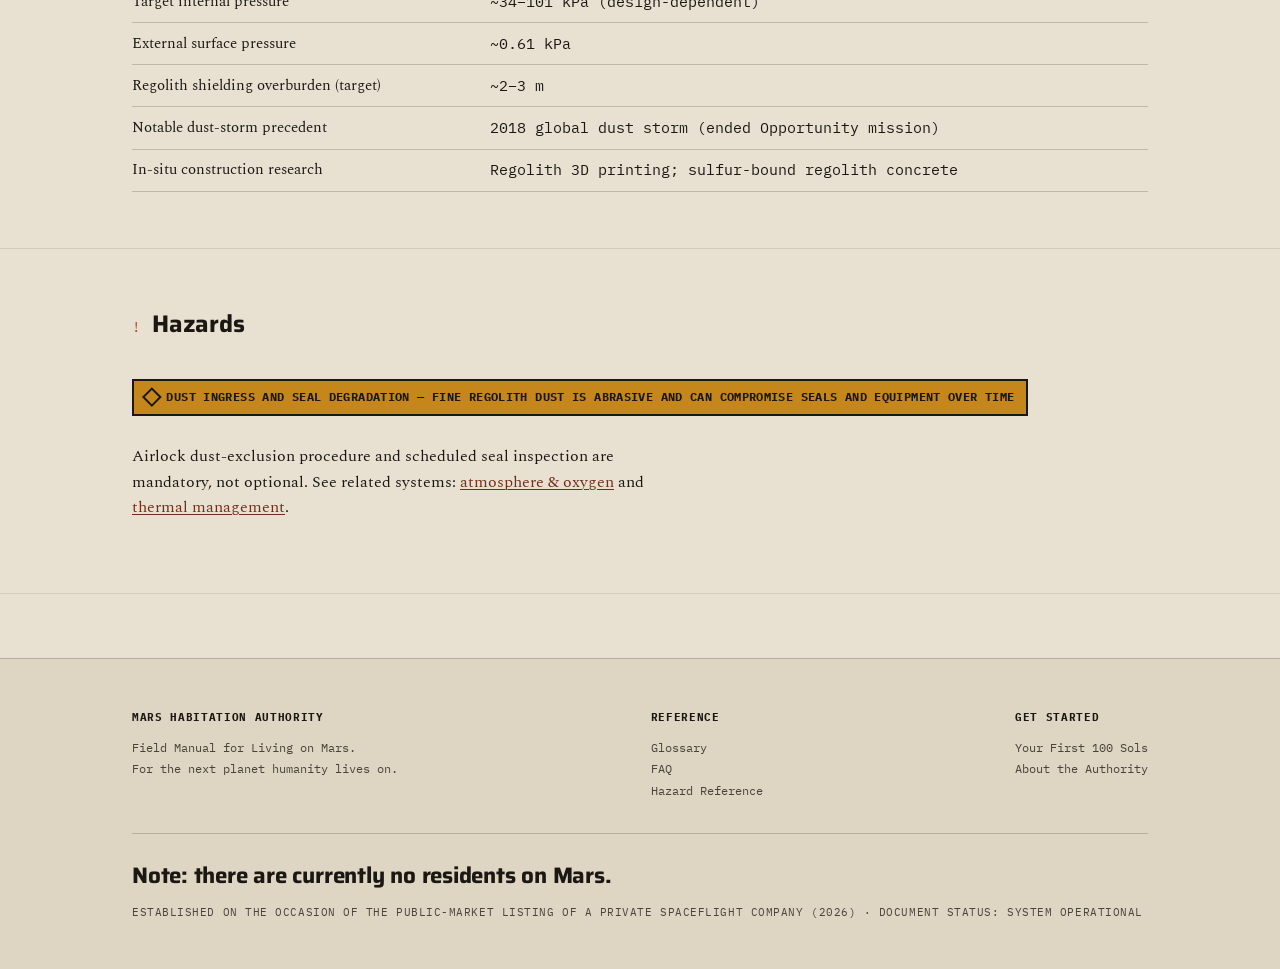
<file: systems/habitat/index.html>
<!doctype html>
<html lang="en">
<head>
<meta charset="utf-8">
<meta name="viewport" content="width=device-width, initial-scale=1">
<title>08 · Habitat — Mars Habitation Authority</title>
<meta name="description" content="Reference standard for Mars habitat structure: pressure-vessel design, airlock procedure, dust-storm resilience, and in-situ construction.">
<link rel="canonical" href="https://flownode-dev.github.io/mars-habitation-authority/systems/habitat/">
<link rel="preconnect" href="https://fonts.googleapis.com">
<link rel="preconnect" href="https://fonts.gstatic.com" crossorigin>
<link href="https://fonts.googleapis.com/css2?family=Saira:wght@600;700;800&family=Spectral:ital,wght@0,500;0,600;1,400&family=IBM+Plex+Mono:wght@400;500;600&display=swap" rel="stylesheet">
<link rel="stylesheet" href="../../styles.css">
</head>
<body>

<div id="mha-header"></div>

<main>

  <section class="mha-hero">
    <div class="wrap">
      <p class="mha-hero__kicker">MHA-SYS-08 &middot; Life-Support System 08 of 08</p>
      <h1>Habitat</h1>
      <p class="mha-hero__lede">The pressure vessel, airlock discipline, and structural standards that make every other system possible.</p>
    </div>
  </section>

  <section class="mha-section mha-reveal">
    <div class="wrap">
      <div class="mha-section__head">
        <span class="mha-section__num">08.1</span>
        <h2>Pressure-vessel design</h2>
      </div>
      <p>A Mars habitat is, structurally, a spacecraft that has landed: it must hold internal pressure (commonly targeted in the 34&ndash;101 kPa range, spanning reduced-pressure and Earth-normal designs) against an external environment at roughly 0.6 kPa, essentially a hard vacuum by comparison. The hull is engineered against pressure-vessel failure with the same rigor as a crewed spacecraft, including redundant seals, breach detection, and compartmentalization so that a single hull failure does not depressurize the entire habitat at once.</p>
    </div>
  </section>

  <section class="mha-section mha-reveal">
    <div class="wrap">
      <div class="mha-section__head">
        <span class="mha-section__num">08.2</span>
        <h2>Airlock procedure</h2>
      </div>
      <p>Airlocks manage the transition between habitat pressure/atmosphere and suited EVA operations, following the same operating principle used on the ISS and during the Apollo program: a staged cycle of depressurization and repressurization, with a prebreathe period beforehand if suit and cabin pressures or oxygen concentrations differ enough to risk decompression sickness. Dust exclusion is a Mars-specific addition — fine, abrasive, electrostatically clinging dust must be removed from suits before the inner hatch opens, to protect seals, filters, and crew respiratory health.</p>
    </div>
  </section>

  <section class="mha-section mha-reveal">
    <div class="wrap">
      <div class="mha-section__head">
        <span class="mha-section__num">08.3</span>
        <h2>Dust storms and in-situ construction</h2>
      </div>
      <p>Mars is subject to regional and, periodically, planet-encircling dust storms; a global dust storm in 2018 blocked enough sunlight to end the Opportunity rover's mission by starving its solar panels of power. Habitat power and thermal systems must be designed to survive extended low-light dust-storm conditions. For construction, in-situ resource utilization is the leading long-term strategy: research programs including NASA's 3D-Printed Habitat Challenge have explored building structures directly from regolith, and published materials-science studies have investigated sulfur-bound regolith concrete ("sulfur concrete") as a Mars construction material that does not require water in its binder.</p>
    </div>
  </section>

  <section class="mha-section mha-reveal">
    <div class="wrap">
      <div class="mha-section__head">
        <span class="mha-section__num">08.4</span>
        <h2>Reference figures</h2>
      </div>
      <table class="mha-table">
        <caption>Habitat system</caption>
        <thead><tr><th>Parameter</th><th>Value</th></tr></thead>
        <tbody>
          <tr><td>Target internal pressure</td><td class="num">~34&ndash;101 kPa (design-dependent)</td></tr>
          <tr><td>External surface pressure</td><td class="num">~0.61 kPa</td></tr>
          <tr><td>Regolith shielding overburden (target)</td><td class="num">~2&ndash;3 m</td></tr>
          <tr><td>Notable dust-storm precedent</td><td class="num">2018 global dust storm (ended Opportunity mission)</td></tr>
          <tr><td>In-situ construction research</td><td class="num">Regolith 3D printing; sulfur-bound regolith concrete</td></tr>
        </tbody>
      </table>
    </div>
  </section>

  <section class="mha-section mha-reveal">
    <div class="wrap">
      <div class="mha-section__head">
        <span class="mha-section__num">!</span>
        <h2>Hazards</h2>
      </div>
      <p class="mha-placard"><span class="mha-placard__mark" aria-hidden="true"></span> Dust ingress and seal degradation — fine regolith dust is abrasive and can compromise seals and equipment over time</p>
      <p style="margin-top:1rem; max-width:65ch;">Airlock dust-exclusion procedure and scheduled seal inspection are mandatory, not optional. See related systems: <a href="../air/">atmosphere &amp; oxygen</a> and <a href="../thermal/">thermal management</a>.</p>
    </div>
  </section>

</main>

<div id="mha-footer"></div>

<script src="../../site.js"></script>
</body>
</html>
</file>
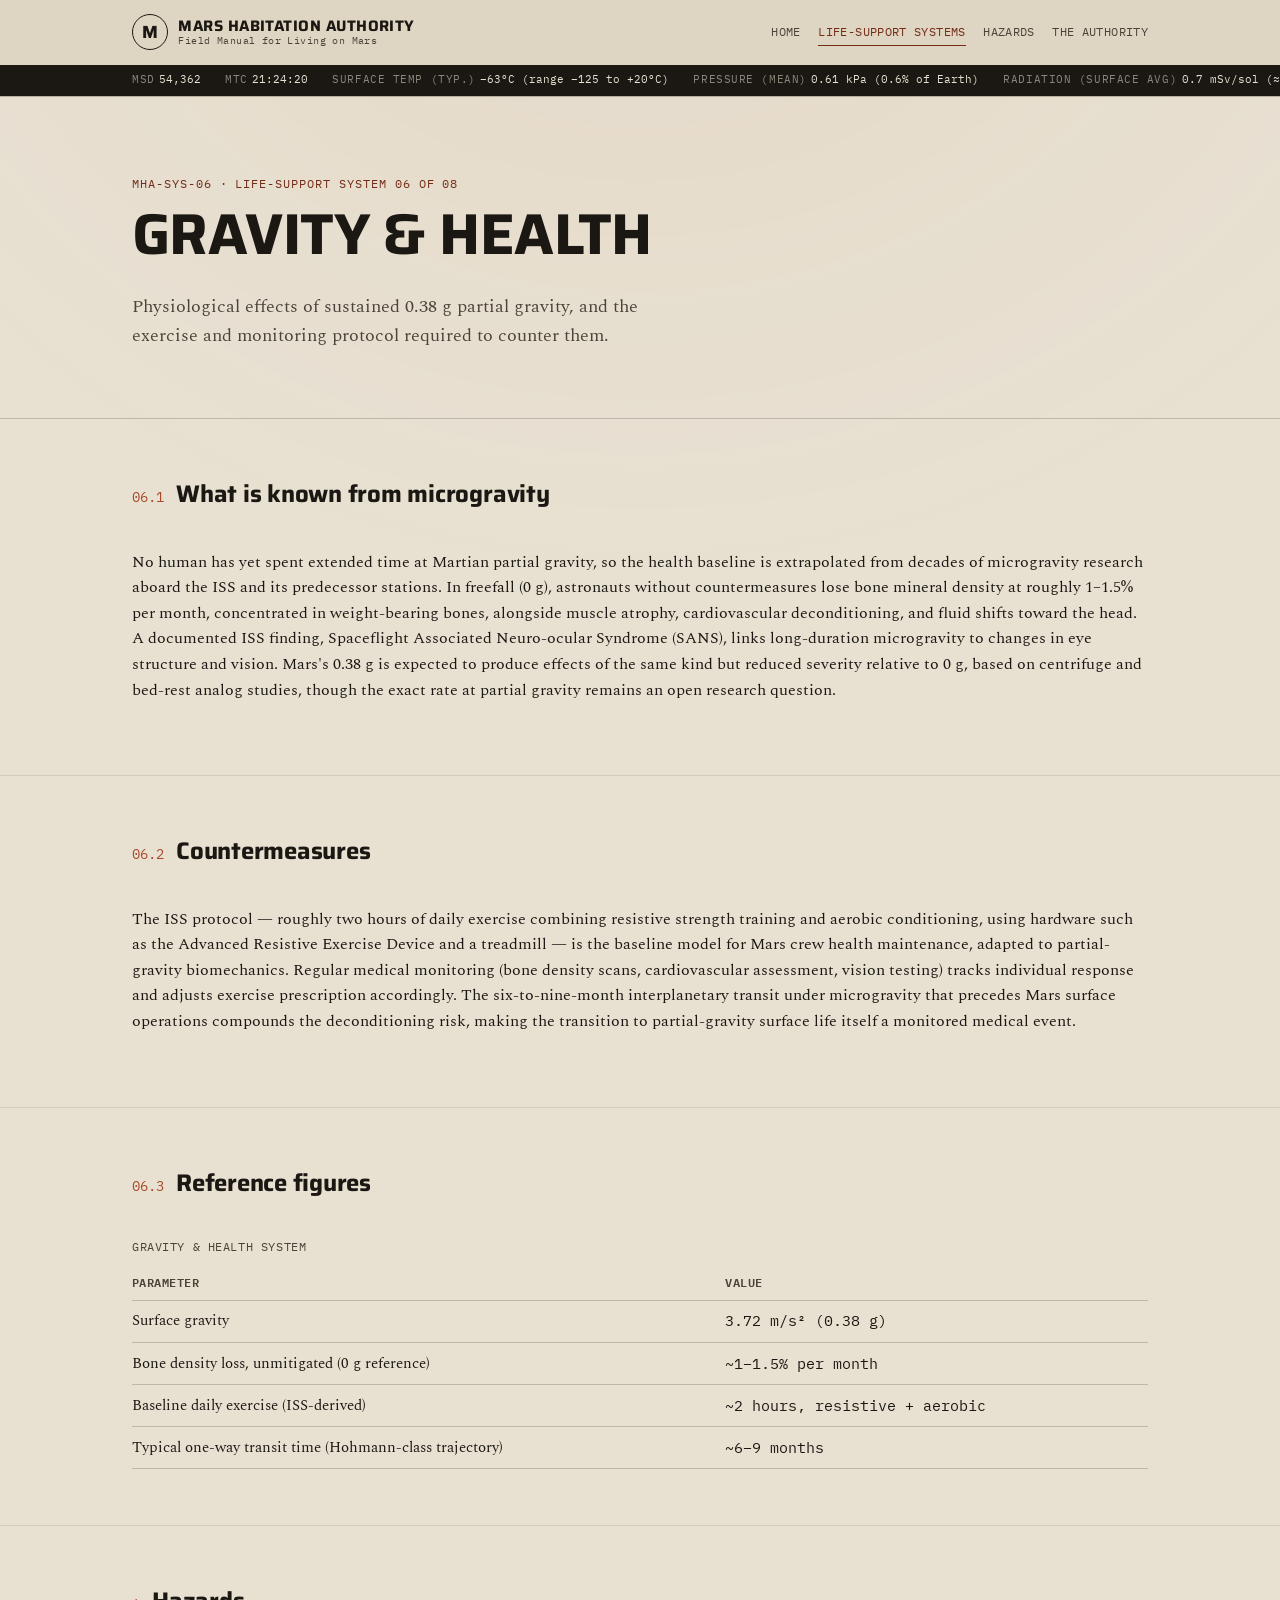
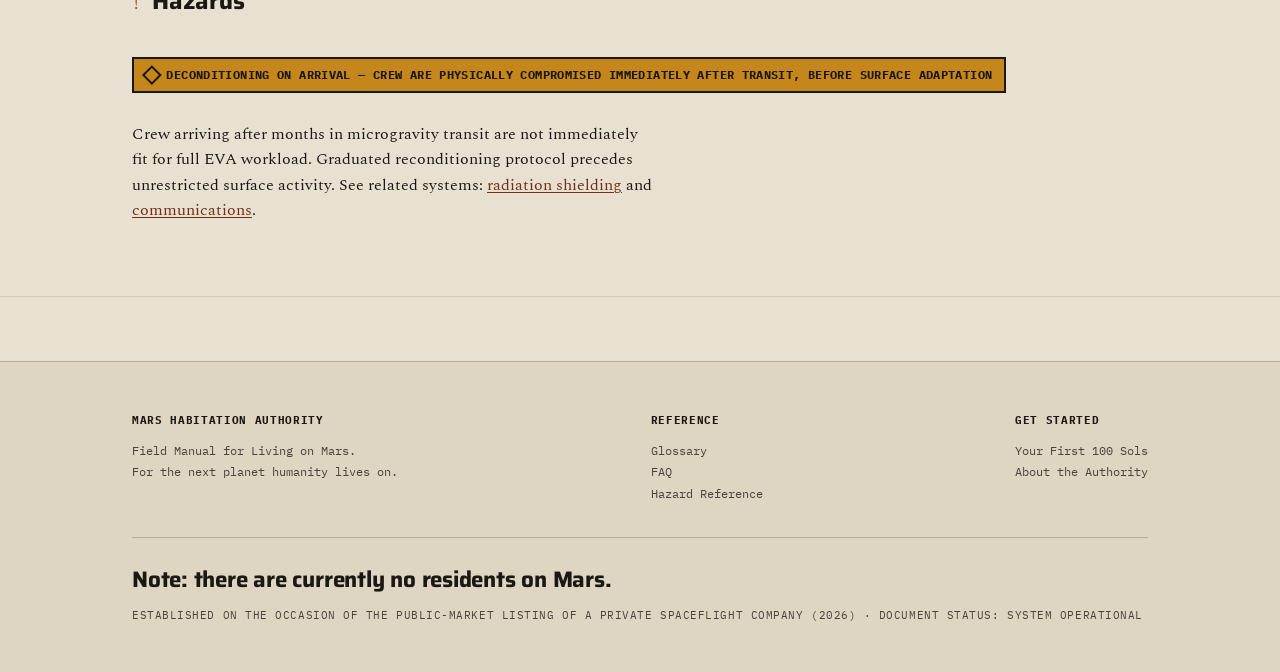
<file: systems/health/index.html>
<!doctype html>
<html lang="en">
<head>
<meta charset="utf-8">
<meta name="viewport" content="width=device-width, initial-scale=1">
<title>06 · Gravity &amp; Health — Mars Habitation Authority</title>
<meta name="description" content="Reference standard for physiological effects of Martian partial gravity (0.38 g) and required exercise countermeasures.">
<link rel="canonical" href="https://flownode-dev.github.io/mars-habitation-authority/systems/health/">
<link rel="preconnect" href="https://fonts.googleapis.com">
<link rel="preconnect" href="https://fonts.gstatic.com" crossorigin>
<link href="https://fonts.googleapis.com/css2?family=Saira:wght@600;700;800&family=Spectral:ital,wght@0,500;0,600;1,400&family=IBM+Plex+Mono:wght@400;500;600&display=swap" rel="stylesheet">
<link rel="stylesheet" href="../../styles.css">
</head>
<body>

<div id="mha-header"></div>

<main>

  <section class="mha-hero">
    <div class="wrap">
      <p class="mha-hero__kicker">MHA-SYS-06 &middot; Life-Support System 06 of 08</p>
      <h1>Gravity &amp; Health</h1>
      <p class="mha-hero__lede">Physiological effects of sustained 0.38 g partial gravity, and the exercise and monitoring protocol required to counter them.</p>
    </div>
  </section>

  <section class="mha-section mha-reveal">
    <div class="wrap">
      <div class="mha-section__head">
        <span class="mha-section__num">06.1</span>
        <h2>What is known from microgravity</h2>
      </div>
      <p>No human has yet spent extended time at Martian partial gravity, so the health baseline is extrapolated from decades of microgravity research aboard the ISS and its predecessor stations. In freefall (0 g), astronauts without countermeasures lose bone mineral density at roughly 1&ndash;1.5% per month, concentrated in weight-bearing bones, alongside muscle atrophy, cardiovascular deconditioning, and fluid shifts toward the head. A documented ISS finding, Spaceflight Associated Neuro-ocular Syndrome (SANS), links long-duration microgravity to changes in eye structure and vision. Mars's 0.38 g is expected to produce effects of the same kind but reduced severity relative to 0 g, based on centrifuge and bed-rest analog studies, though the exact rate at partial gravity remains an open research question.</p>
    </div>
  </section>

  <section class="mha-section mha-reveal">
    <div class="wrap">
      <div class="mha-section__head">
        <span class="mha-section__num">06.2</span>
        <h2>Countermeasures</h2>
      </div>
      <p>The ISS protocol — roughly two hours of daily exercise combining resistive strength training and aerobic conditioning, using hardware such as the Advanced Resistive Exercise Device and a treadmill — is the baseline model for Mars crew health maintenance, adapted to partial-gravity biomechanics. Regular medical monitoring (bone density scans, cardiovascular assessment, vision testing) tracks individual response and adjusts exercise prescription accordingly. The six-to-nine-month interplanetary transit under microgravity that precedes Mars surface operations compounds the deconditioning risk, making the transition to partial-gravity surface life itself a monitored medical event.</p>
    </div>
  </section>

  <section class="mha-section mha-reveal">
    <div class="wrap">
      <div class="mha-section__head">
        <span class="mha-section__num">06.3</span>
        <h2>Reference figures</h2>
      </div>
      <table class="mha-table">
        <caption>Gravity &amp; health system</caption>
        <thead><tr><th>Parameter</th><th>Value</th></tr></thead>
        <tbody>
          <tr><td>Surface gravity</td><td class="num">3.72 m/s&sup2; (0.38 g)</td></tr>
          <tr><td>Bone density loss, unmitigated (0 g reference)</td><td class="num">~1&ndash;1.5% per month</td></tr>
          <tr><td>Baseline daily exercise (ISS-derived)</td><td class="num">~2 hours, resistive + aerobic</td></tr>
          <tr><td>Typical one-way transit time (Hohmann-class trajectory)</td><td class="num">~6&ndash;9 months</td></tr>
        </tbody>
      </table>
    </div>
  </section>

  <section class="mha-section mha-reveal">
    <div class="wrap">
      <div class="mha-section__head">
        <span class="mha-section__num">!</span>
        <h2>Hazards</h2>
      </div>
      <p class="mha-placard"><span class="mha-placard__mark" aria-hidden="true"></span> Deconditioning on arrival — crew are physically compromised immediately after transit, before surface adaptation</p>
      <p style="margin-top:1rem; max-width:65ch;">Crew arriving after months in microgravity transit are not immediately fit for full EVA workload. Graduated reconditioning protocol precedes unrestricted surface activity. See related systems: <a href="../radiation/">radiation shielding</a> and <a href="../comms/">communications</a>.</p>
    </div>
  </section>

</main>

<div id="mha-footer"></div>

<script src="../../site.js"></script>
</body>
</html>
</file>
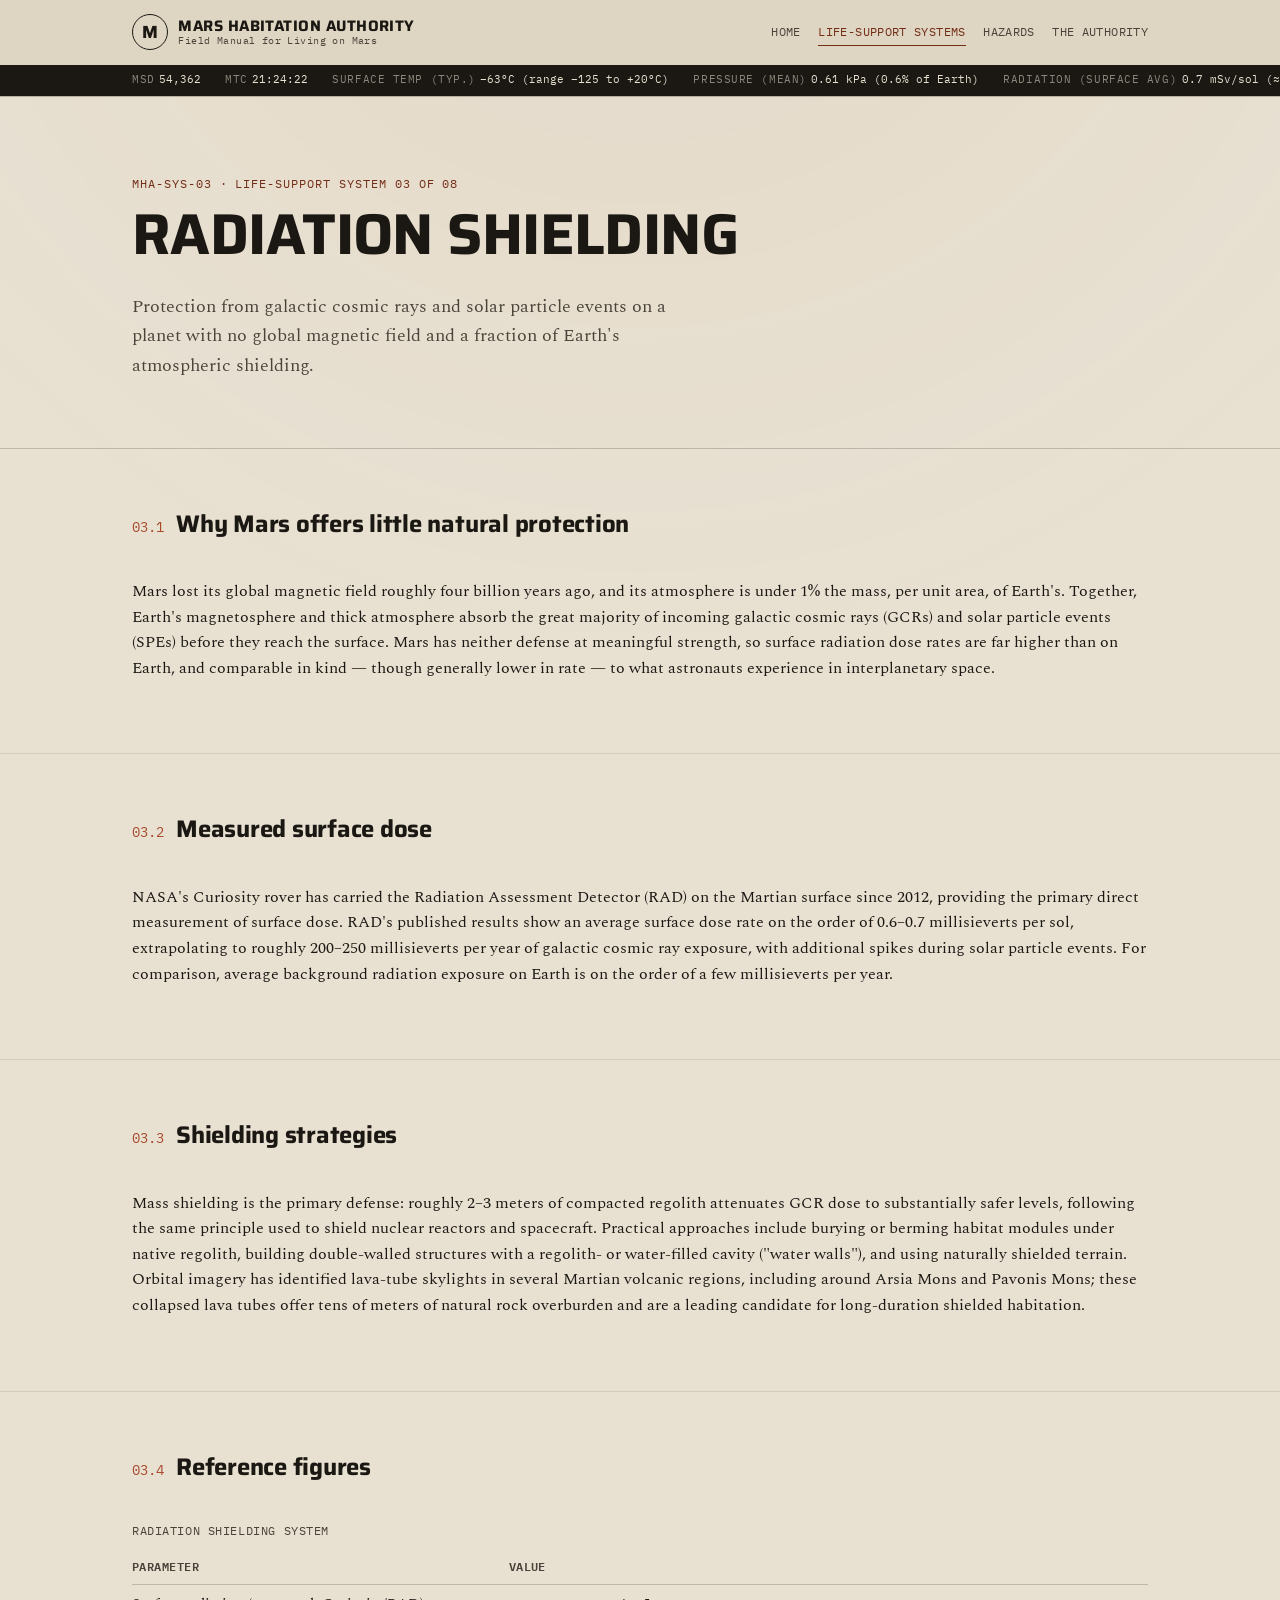
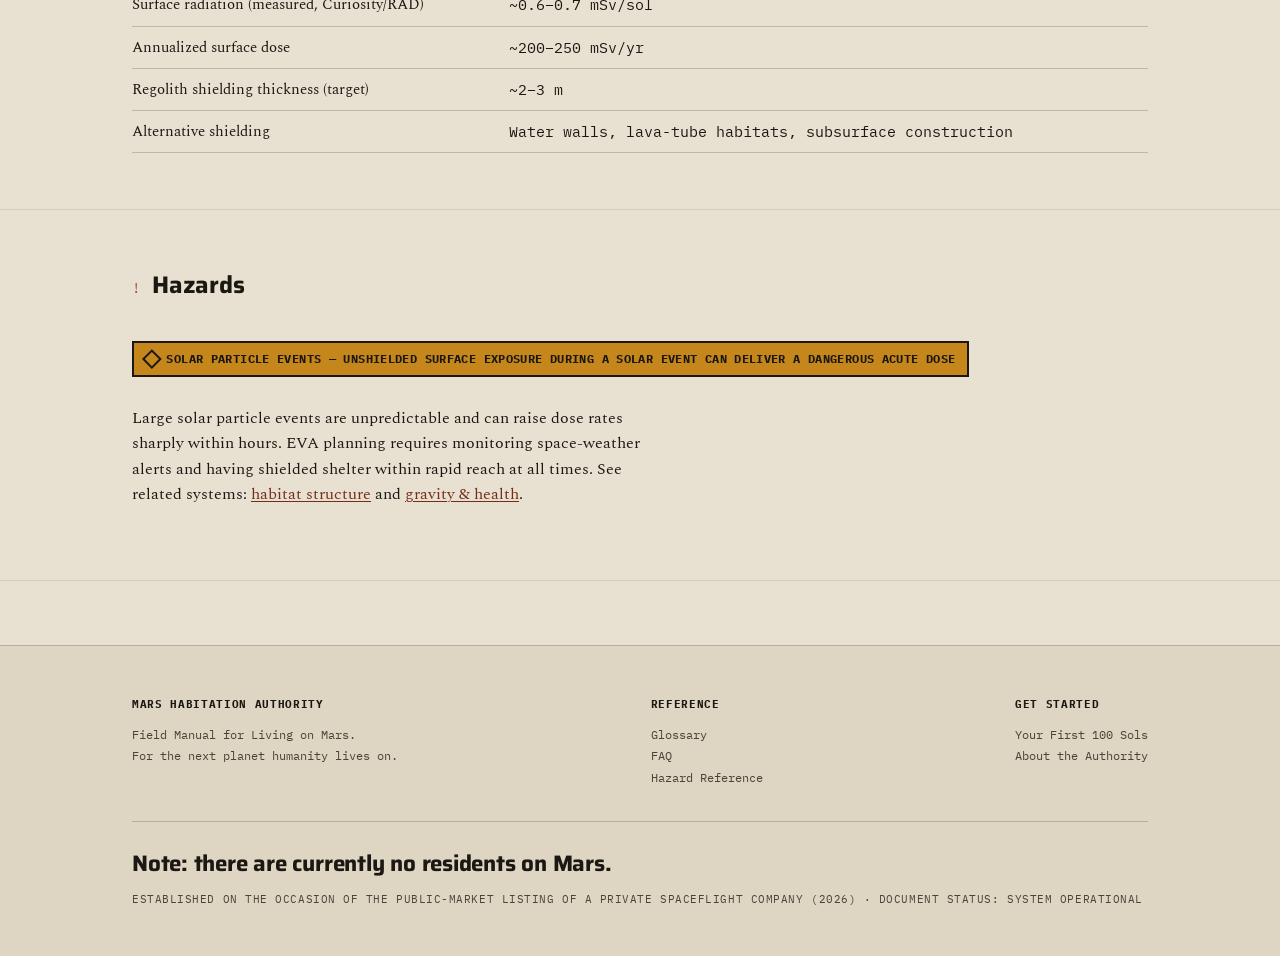
<file: systems/radiation/index.html>
<!doctype html>
<html lang="en">
<head>
<meta charset="utf-8">
<meta name="viewport" content="width=device-width, initial-scale=1">
<title>03 · Radiation Shielding — Mars Habitation Authority</title>
<meta name="description" content="Reference standard for radiation exposure and shielding on Mars: galactic cosmic rays, solar particle events, regolith mass shielding, and lava-tube habitats.">
<link rel="canonical" href="https://flownode-dev.github.io/mars-habitation-authority/systems/radiation/">
<link rel="preconnect" href="https://fonts.googleapis.com">
<link rel="preconnect" href="https://fonts.gstatic.com" crossorigin>
<link href="https://fonts.googleapis.com/css2?family=Saira:wght@600;700;800&family=Spectral:ital,wght@0,500;0,600;1,400&family=IBM+Plex+Mono:wght@400;500;600&display=swap" rel="stylesheet">
<link rel="stylesheet" href="../../styles.css">
</head>
<body>

<div id="mha-header"></div>

<main>

  <section class="mha-hero">
    <div class="wrap">
      <p class="mha-hero__kicker">MHA-SYS-03 &middot; Life-Support System 03 of 08</p>
      <h1>Radiation Shielding</h1>
      <p class="mha-hero__lede">Protection from galactic cosmic rays and solar particle events on a planet with no global magnetic field and a fraction of Earth's atmospheric shielding.</p>
    </div>
  </section>

  <section class="mha-section mha-reveal">
    <div class="wrap">
      <div class="mha-section__head">
        <span class="mha-section__num">03.1</span>
        <h2>Why Mars offers little natural protection</h2>
      </div>
      <p>Mars lost its global magnetic field roughly four billion years ago, and its atmosphere is under 1% the mass, per unit area, of Earth's. Together, Earth's magnetosphere and thick atmosphere absorb the great majority of incoming galactic cosmic rays (GCRs) and solar particle events (SPEs) before they reach the surface. Mars has neither defense at meaningful strength, so surface radiation dose rates are far higher than on Earth, and comparable in kind — though generally lower in rate — to what astronauts experience in interplanetary space.</p>
    </div>
  </section>

  <section class="mha-section mha-reveal">
    <div class="wrap">
      <div class="mha-section__head">
        <span class="mha-section__num">03.2</span>
        <h2>Measured surface dose</h2>
      </div>
      <p>NASA's Curiosity rover has carried the Radiation Assessment Detector (RAD) on the Martian surface since 2012, providing the primary direct measurement of surface dose. RAD's published results show an average surface dose rate on the order of 0.6&ndash;0.7 millisieverts per sol, extrapolating to roughly 200&ndash;250 millisieverts per year of galactic cosmic ray exposure, with additional spikes during solar particle events. For comparison, average background radiation exposure on Earth is on the order of a few millisieverts per year.</p>
    </div>
  </section>

  <section class="mha-section mha-reveal">
    <div class="wrap">
      <div class="mha-section__head">
        <span class="mha-section__num">03.3</span>
        <h2>Shielding strategies</h2>
      </div>
      <p>Mass shielding is the primary defense: roughly 2&ndash;3 meters of compacted regolith attenuates GCR dose to substantially safer levels, following the same principle used to shield nuclear reactors and spacecraft. Practical approaches include burying or berming habitat modules under native regolith, building double-walled structures with a regolith- or water-filled cavity ("water walls"), and using naturally shielded terrain. Orbital imagery has identified lava-tube skylights in several Martian volcanic regions, including around Arsia Mons and Pavonis Mons; these collapsed lava tubes offer tens of meters of natural rock overburden and are a leading candidate for long-duration shielded habitation.</p>
    </div>
  </section>

  <section class="mha-section mha-reveal">
    <div class="wrap">
      <div class="mha-section__head">
        <span class="mha-section__num">03.4</span>
        <h2>Reference figures</h2>
      </div>
      <table class="mha-table">
        <caption>Radiation shielding system</caption>
        <thead><tr><th>Parameter</th><th>Value</th></tr></thead>
        <tbody>
          <tr><td>Surface radiation (measured, Curiosity/RAD)</td><td class="num">~0.6&ndash;0.7 mSv/sol</td></tr>
          <tr><td>Annualized surface dose</td><td class="num">~200&ndash;250 mSv/yr</td></tr>
          <tr><td>Regolith shielding thickness (target)</td><td class="num">~2&ndash;3 m</td></tr>
          <tr><td>Alternative shielding</td><td class="num">Water walls, lava-tube habitats, subsurface construction</td></tr>
        </tbody>
      </table>
    </div>
  </section>

  <section class="mha-section mha-reveal">
    <div class="wrap">
      <div class="mha-section__head">
        <span class="mha-section__num">!</span>
        <h2>Hazards</h2>
      </div>
      <p class="mha-placard"><span class="mha-placard__mark" aria-hidden="true"></span> Solar particle events — unshielded surface exposure during a solar event can deliver a dangerous acute dose</p>
      <p style="margin-top:1rem; max-width:65ch;">Large solar particle events are unpredictable and can raise dose rates sharply within hours. EVA planning requires monitoring space-weather alerts and having shielded shelter within rapid reach at all times. See related systems: <a href="../habitat/">habitat structure</a> and <a href="../health/">gravity &amp; health</a>.</p>
    </div>
  </section>

</main>

<div id="mha-footer"></div>

<script src="../../site.js"></script>
</body>
</html>
</file>
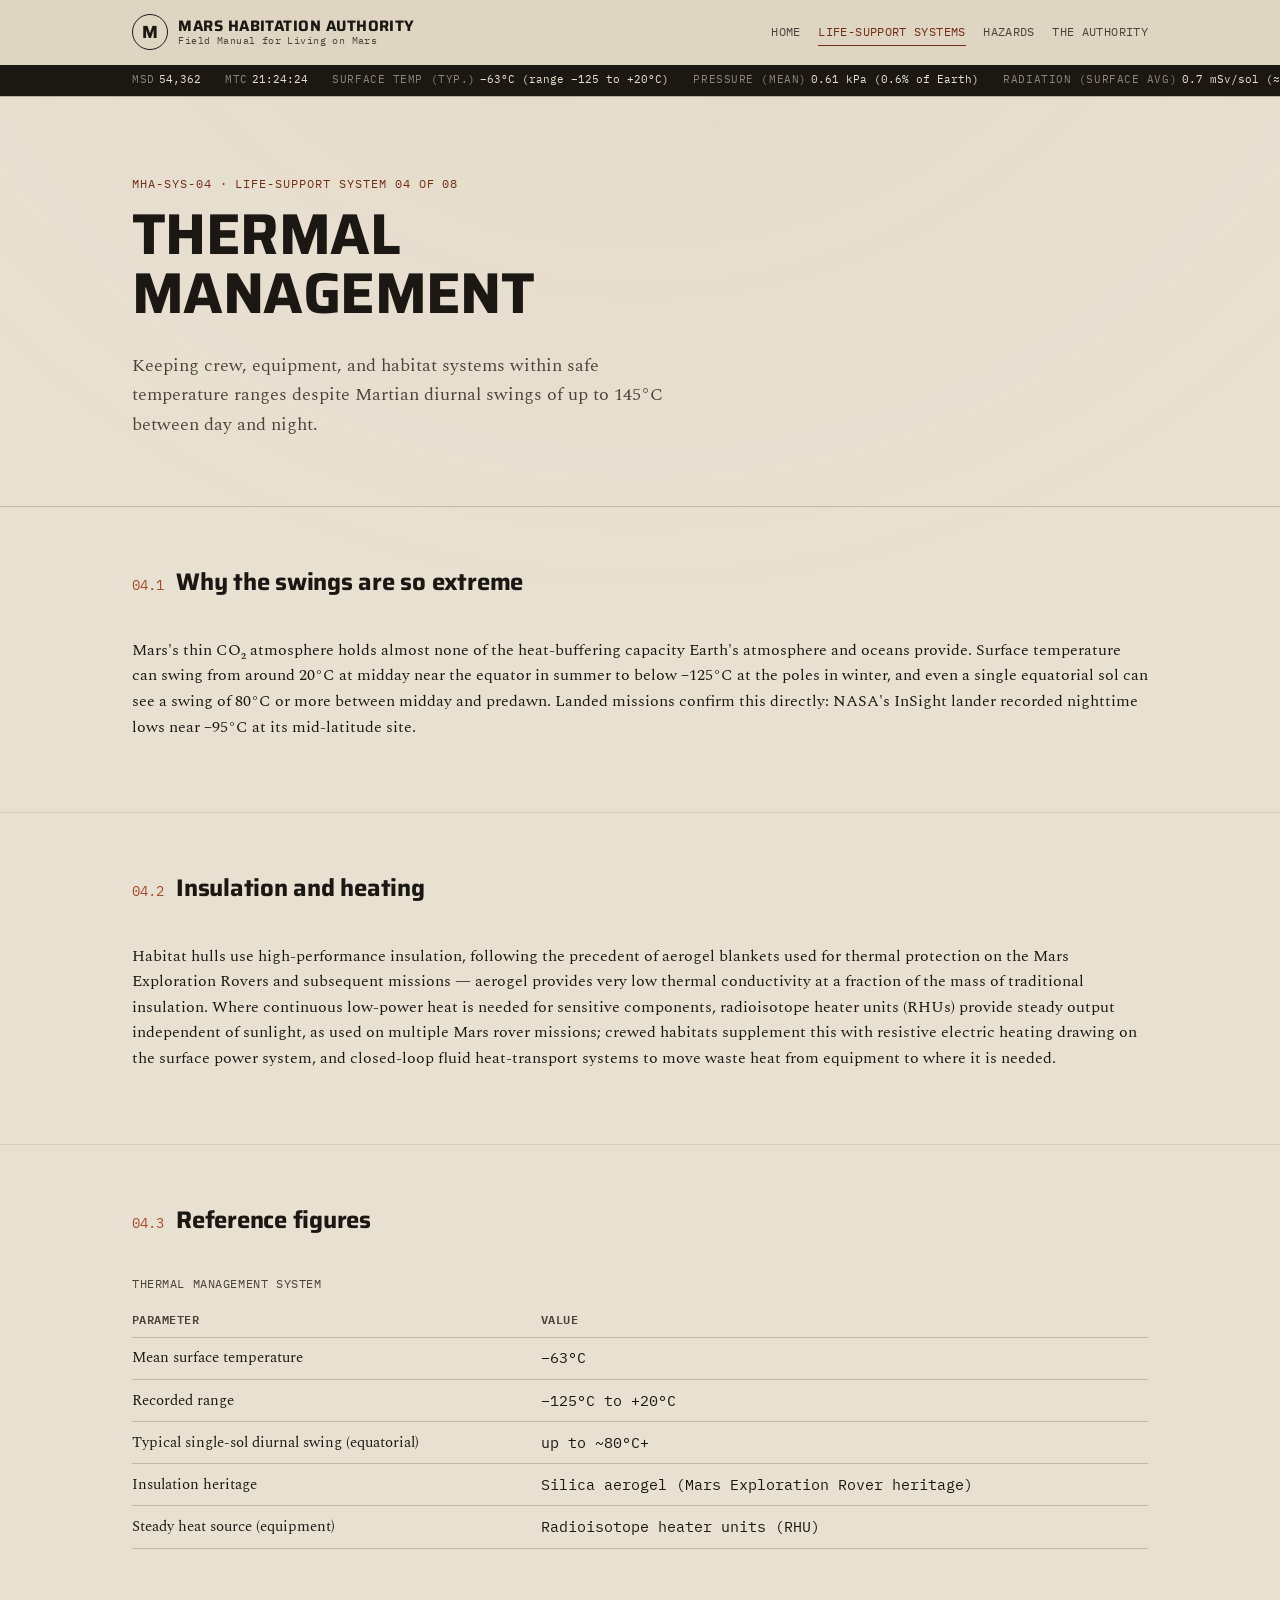
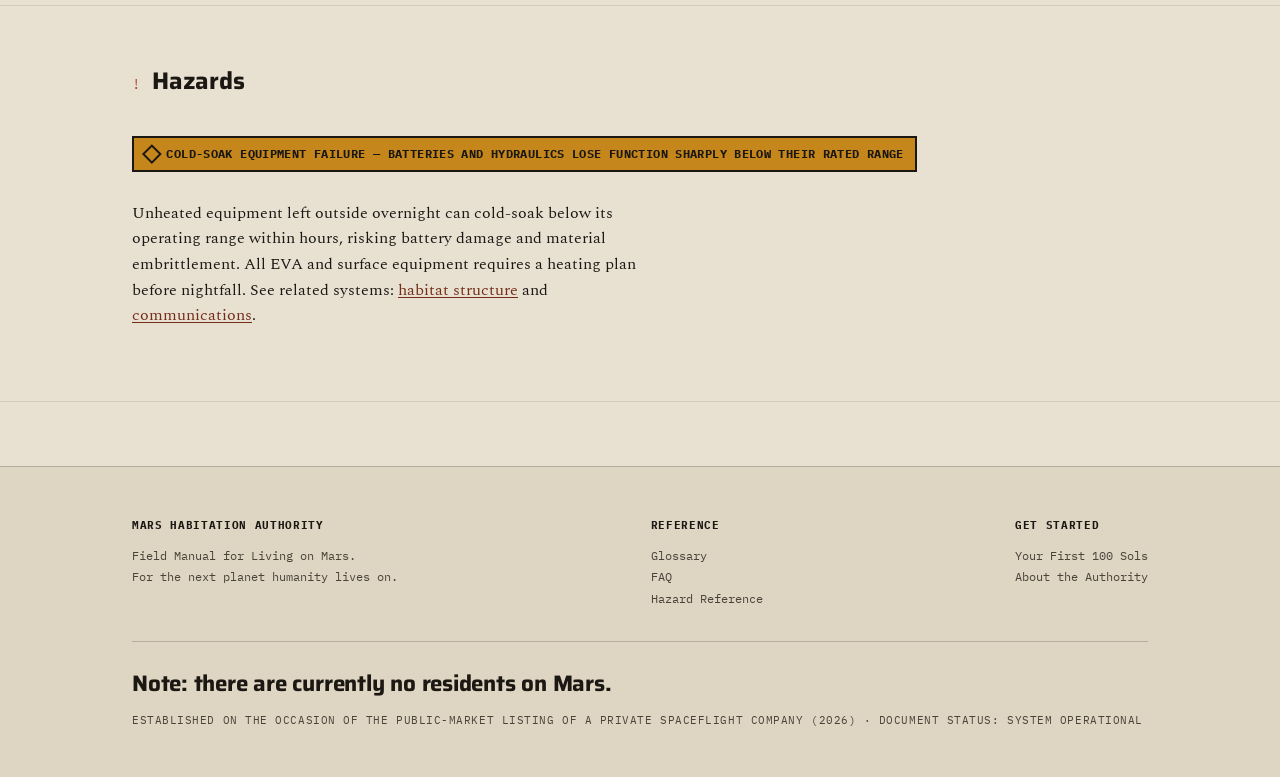
<file: systems/thermal/index.html>
<!doctype html>
<html lang="en">
<head>
<meta charset="utf-8">
<meta name="viewport" content="width=device-width, initial-scale=1">
<title>04 · Thermal Management — Mars Habitation Authority</title>
<meta name="description" content="Reference standard for thermal management on Mars: extreme diurnal swings, insulation, radioisotope and resistive heating.">
<link rel="canonical" href="https://flownode-dev.github.io/mars-habitation-authority/systems/thermal/">
<link rel="preconnect" href="https://fonts.googleapis.com">
<link rel="preconnect" href="https://fonts.gstatic.com" crossorigin>
<link href="https://fonts.googleapis.com/css2?family=Saira:wght@600;700;800&family=Spectral:ital,wght@0,500;0,600;1,400&family=IBM+Plex+Mono:wght@400;500;600&display=swap" rel="stylesheet">
<link rel="stylesheet" href="../../styles.css">
</head>
<body>

<div id="mha-header"></div>

<main>

  <section class="mha-hero">
    <div class="wrap">
      <p class="mha-hero__kicker">MHA-SYS-04 &middot; Life-Support System 04 of 08</p>
      <h1>Thermal Management</h1>
      <p class="mha-hero__lede">Keeping crew, equipment, and habitat systems within safe temperature ranges despite Martian diurnal swings of up to 145&deg;C between day and night.</p>
    </div>
  </section>

  <section class="mha-section mha-reveal">
    <div class="wrap">
      <div class="mha-section__head">
        <span class="mha-section__num">04.1</span>
        <h2>Why the swings are so extreme</h2>
      </div>
      <p>Mars's thin CO&#8322; atmosphere holds almost none of the heat-buffering capacity Earth's atmosphere and oceans provide. Surface temperature can swing from around 20&deg;C at midday near the equator in summer to below &minus;125&deg;C at the poles in winter, and even a single equatorial sol can see a swing of 80&deg;C or more between midday and predawn. Landed missions confirm this directly: NASA's InSight lander recorded nighttime lows near &minus;95&deg;C at its mid-latitude site.</p>
    </div>
  </section>

  <section class="mha-section mha-reveal">
    <div class="wrap">
      <div class="mha-section__head">
        <span class="mha-section__num">04.2</span>
        <h2>Insulation and heating</h2>
      </div>
      <p>Habitat hulls use high-performance insulation, following the precedent of aerogel blankets used for thermal protection on the Mars Exploration Rovers and subsequent missions — aerogel provides very low thermal conductivity at a fraction of the mass of traditional insulation. Where continuous low-power heat is needed for sensitive components, radioisotope heater units (RHUs) provide steady output independent of sunlight, as used on multiple Mars rover missions; crewed habitats supplement this with resistive electric heating drawing on the surface power system, and closed-loop fluid heat-transport systems to move waste heat from equipment to where it is needed.</p>
    </div>
  </section>

  <section class="mha-section mha-reveal">
    <div class="wrap">
      <div class="mha-section__head">
        <span class="mha-section__num">04.3</span>
        <h2>Reference figures</h2>
      </div>
      <table class="mha-table">
        <caption>Thermal management system</caption>
        <thead><tr><th>Parameter</th><th>Value</th></tr></thead>
        <tbody>
          <tr><td>Mean surface temperature</td><td class="num">&minus;63&deg;C</td></tr>
          <tr><td>Recorded range</td><td class="num">&minus;125&deg;C to +20&deg;C</td></tr>
          <tr><td>Typical single-sol diurnal swing (equatorial)</td><td class="num">up to ~80&deg;C+</td></tr>
          <tr><td>Insulation heritage</td><td class="num">Silica aerogel (Mars Exploration Rover heritage)</td></tr>
          <tr><td>Steady heat source (equipment)</td><td class="num">Radioisotope heater units (RHU)</td></tr>
        </tbody>
      </table>
    </div>
  </section>

  <section class="mha-section mha-reveal">
    <div class="wrap">
      <div class="mha-section__head">
        <span class="mha-section__num">!</span>
        <h2>Hazards</h2>
      </div>
      <p class="mha-placard"><span class="mha-placard__mark" aria-hidden="true"></span> Cold-soak equipment failure — batteries and hydraulics lose function sharply below their rated range</p>
      <p style="margin-top:1rem; max-width:65ch;">Unheated equipment left outside overnight can cold-soak below its operating range within hours, risking battery damage and material embrittlement. All EVA and surface equipment requires a heating plan before nightfall. See related systems: <a href="../habitat/">habitat structure</a> and <a href="../comms/">communications</a>.</p>
    </div>
  </section>

</main>

<div id="mha-footer"></div>

<script src="../../site.js"></script>
</body>
</html>
</file>
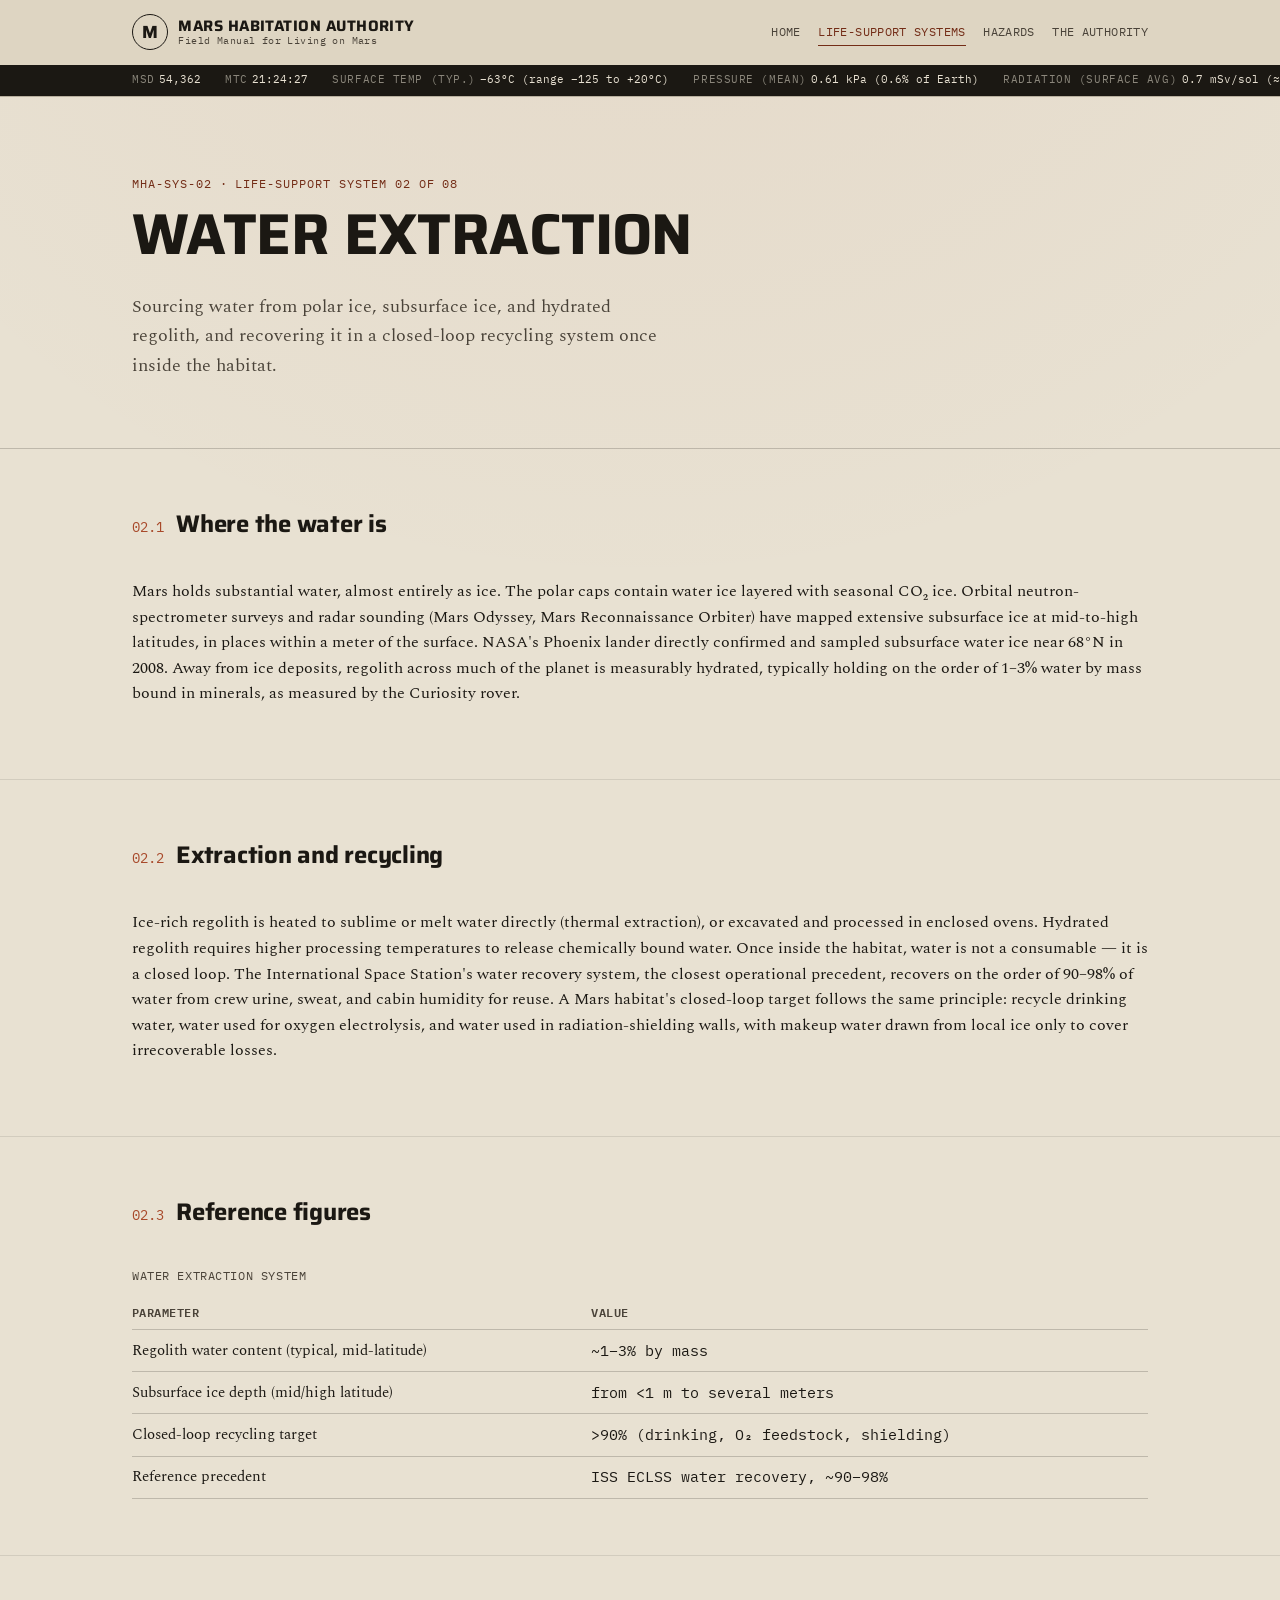
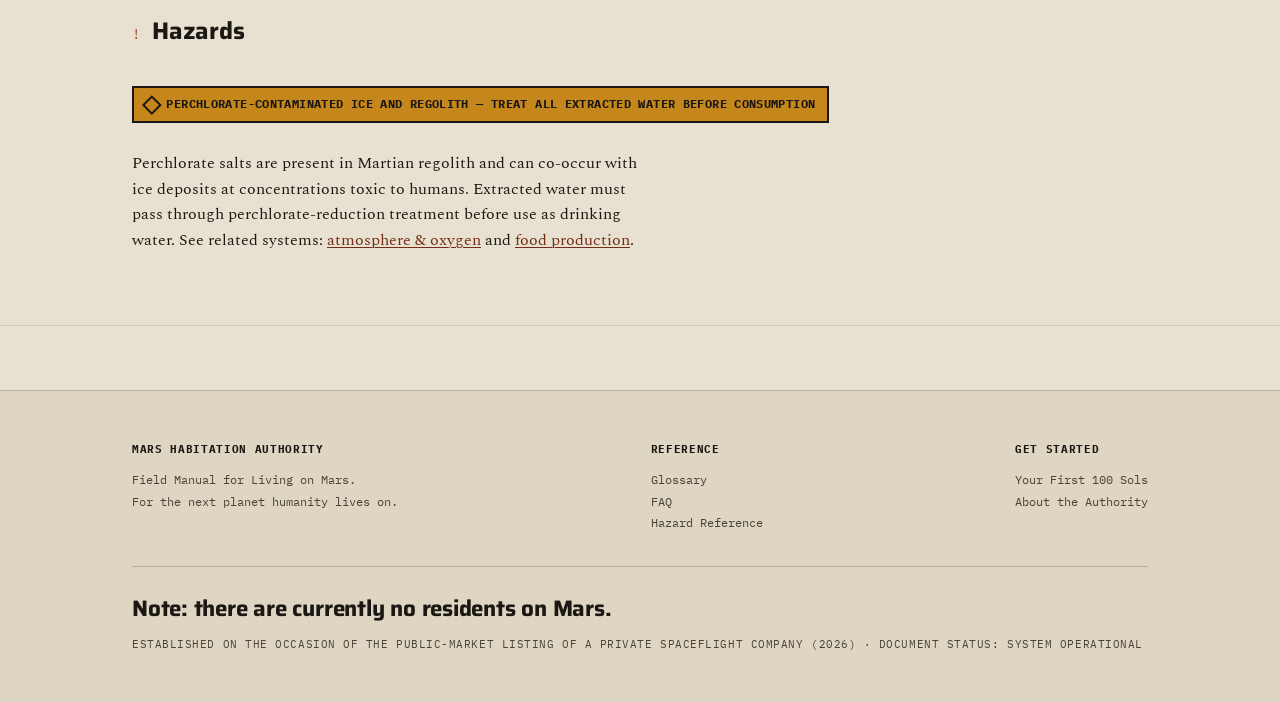
<file: systems/water/index.html>
<!doctype html>
<html lang="en">
<head>
<meta charset="utf-8">
<meta name="viewport" content="width=device-width, initial-scale=1">
<title>02 · Water Extraction — Mars Habitation Authority</title>
<meta name="description" content="Reference standard for water sourcing and recycling on Mars: polar ice, subsurface ice, hydrated regolith, and closed-loop recovery.">
<link rel="canonical" href="https://flownode-dev.github.io/mars-habitation-authority/systems/water/">
<link rel="preconnect" href="https://fonts.googleapis.com">
<link rel="preconnect" href="https://fonts.gstatic.com" crossorigin>
<link href="https://fonts.googleapis.com/css2?family=Saira:wght@600;700;800&family=Spectral:ital,wght@0,500;0,600;1,400&family=IBM+Plex+Mono:wght@400;500;600&display=swap" rel="stylesheet">
<link rel="stylesheet" href="../../styles.css">
</head>
<body>

<div id="mha-header"></div>

<main>

  <section class="mha-hero">
    <div class="wrap">
      <p class="mha-hero__kicker">MHA-SYS-02 &middot; Life-Support System 02 of 08</p>
      <h1>Water Extraction</h1>
      <p class="mha-hero__lede">Sourcing water from polar ice, subsurface ice, and hydrated regolith, and recovering it in a closed-loop recycling system once inside the habitat.</p>
    </div>
  </section>

  <section class="mha-section mha-reveal">
    <div class="wrap">
      <div class="mha-section__head">
        <span class="mha-section__num">02.1</span>
        <h2>Where the water is</h2>
      </div>
      <p>Mars holds substantial water, almost entirely as ice. The polar caps contain water ice layered with seasonal CO&#8322; ice. Orbital neutron-spectrometer surveys and radar sounding (Mars Odyssey, Mars Reconnaissance Orbiter) have mapped extensive subsurface ice at mid-to-high latitudes, in places within a meter of the surface. NASA's Phoenix lander directly confirmed and sampled subsurface water ice near 68&deg;N in 2008. Away from ice deposits, regolith across much of the planet is measurably hydrated, typically holding on the order of 1&ndash;3% water by mass bound in minerals, as measured by the Curiosity rover.</p>
    </div>
  </section>

  <section class="mha-section mha-reveal">
    <div class="wrap">
      <div class="mha-section__head">
        <span class="mha-section__num">02.2</span>
        <h2>Extraction and recycling</h2>
      </div>
      <p>Ice-rich regolith is heated to sublime or melt water directly (thermal extraction), or excavated and processed in enclosed ovens. Hydrated regolith requires higher processing temperatures to release chemically bound water. Once inside the habitat, water is not a consumable — it is a closed loop. The International Space Station's water recovery system, the closest operational precedent, recovers on the order of 90&ndash;98% of water from crew urine, sweat, and cabin humidity for reuse. A Mars habitat's closed-loop target follows the same principle: recycle drinking water, water used for oxygen electrolysis, and water used in radiation-shielding walls, with makeup water drawn from local ice only to cover irrecoverable losses.</p>
    </div>
  </section>

  <section class="mha-section mha-reveal">
    <div class="wrap">
      <div class="mha-section__head">
        <span class="mha-section__num">02.3</span>
        <h2>Reference figures</h2>
      </div>
      <table class="mha-table">
        <caption>Water extraction system</caption>
        <thead><tr><th>Parameter</th><th>Value</th></tr></thead>
        <tbody>
          <tr><td>Regolith water content (typical, mid-latitude)</td><td class="num">~1&ndash;3% by mass</td></tr>
          <tr><td>Subsurface ice depth (mid/high latitude)</td><td class="num">from &lt;1 m to several meters</td></tr>
          <tr><td>Closed-loop recycling target</td><td class="num">&gt;90% (drinking, O&#8322; feedstock, shielding)</td></tr>
          <tr><td>Reference precedent</td><td class="num">ISS ECLSS water recovery, ~90&ndash;98%</td></tr>
        </tbody>
      </table>
    </div>
  </section>

  <section class="mha-section mha-reveal">
    <div class="wrap">
      <div class="mha-section__head">
        <span class="mha-section__num">!</span>
        <h2>Hazards</h2>
      </div>
      <p class="mha-placard"><span class="mha-placard__mark" aria-hidden="true"></span> Perchlorate-contaminated ice and regolith — treat all extracted water before consumption</p>
      <p style="margin-top:1rem; max-width:65ch;">Perchlorate salts are present in Martian regolith and can co-occur with ice deposits at concentrations toxic to humans. Extracted water must pass through perchlorate-reduction treatment before use as drinking water. See related systems: <a href="../air/">atmosphere &amp; oxygen</a> and <a href="../food/">food production</a>.</p>
    </div>
  </section>

</main>

<div id="mha-footer"></div>

<script src="../../site.js"></script>
</body>
</html>
</file>
<file: styles.css>
/* =========================================================
   Mars Habitation Authority (MHA) — shared stylesheet
   "Technical public-bulletin" design system.
   ========================================================= */

:root {
  --paper:     #E8E1D2;
  --paper-2:   #DED5C2;
  --ink:       #1B1813;
  --ink-soft:  #4A4339;
  --rust:      #A8492A;
  --rust-deep: #732D17;
  --amber:     #C5871B;
  --slate:     #46545A;
  --line:      rgba(27,24,19,.20);
  --line-soft: rgba(27,24,19,.10);

  --font-display: 'Saira', system-ui, sans-serif;
  --font-body:    'Spectral', Georgia, serif;
  --font-mono:    'IBM Plex Mono', ui-monospace, SFMono-Regular, monospace;

  --content-max: 1080px;
  --gap: clamp(1rem, 2.5vw, 2rem);
}

*, *::before, *::after { box-sizing: border-box; }

html {
  background: var(--paper);
  color-scheme: light;
}

body {
  margin: 0;
  background:
    radial-gradient(ellipse 120% 60% at 50% -10%, rgba(168,73,42,.06), transparent 60%),
    var(--paper);
  color: var(--ink);
  font-family: var(--font-body);
  font-size: 1rem;
  line-height: 1.6;
  -webkit-font-smoothing: antialiased;
}

img, svg { max-width: 100%; }

a {
  color: var(--rust-deep);
  text-decoration-thickness: 1px;
  text-underline-offset: 2px;
}
a:hover { color: var(--rust); }

:focus-visible {
  outline: 2px solid var(--rust);
  outline-offset: 2px;
}

.tabular-nums { font-variant-numeric: tabular-nums; }

h1, h2, h3, h4 {
  font-family: var(--font-display);
  font-weight: 700;
  letter-spacing: -0.01em;
  color: var(--ink);
  margin: 0 0 0.5em;
}

p { margin: 0 0 1em; }

.wrap {
  max-width: var(--content-max);
  margin: 0 auto;
  padding: 0 var(--gap);
}

/* ---------- Header / seal ---------- */

.mha-header {
  border-bottom: 1px solid var(--line);
  background: var(--paper-2);
}

.mha-header__top {
  display: flex;
  align-items: center;
  justify-content: space-between;
  gap: var(--gap);
  padding: 0.9rem var(--gap);
  max-width: var(--content-max);
  margin: 0 auto;
}

.mha-seal {
  display: flex;
  align-items: center;
  gap: 0.65rem;
  text-decoration: none;
  color: var(--ink);
}

.mha-seal__ring {
  width: 2.25rem;
  height: 2.25rem;
  border: 1.5px solid var(--ink);
  border-radius: 50%;
  display: flex;
  align-items: center;
  justify-content: center;
  font-family: var(--font-display);
  font-weight: 700;
  font-size: 1.1rem;
  flex: none;
}

.mha-seal__text {
  display: flex;
  flex-direction: column;
  line-height: 1.15;
}

.mha-seal__name {
  font-family: var(--font-display);
  font-weight: 700;
  font-size: 0.95rem;
  letter-spacing: 0.03em;
  text-transform: uppercase;
}

.mha-seal__sub {
  font-family: var(--font-mono);
  font-size: 0.65rem;
  color: var(--ink-soft);
  letter-spacing: 0.04em;
}

.mha-nav {
  display: flex;
  flex-wrap: wrap;
  gap: 0.25rem 1.1rem;
  font-family: var(--font-mono);
  font-size: 0.75rem;
  letter-spacing: 0.03em;
  text-transform: uppercase;
}

.mha-nav a {
  color: var(--ink-soft);
  text-decoration: none;
  padding: 0.2rem 0;
  border-bottom: 1px solid transparent;
}

.mha-nav a:hover,
.mha-nav a[aria-current="page"] {
  color: var(--rust-deep);
  border-bottom-color: var(--rust-deep);
}

/* ---------- Telemetry strip ---------- */

.mha-telemetry {
  background: var(--ink);
  color: var(--paper);
  border-bottom: 1px solid var(--line);
  overflow-x: auto;
}

.mha-telemetry__row {
  display: flex;
  gap: 1.5rem;
  padding: 0.4rem var(--gap);
  max-width: var(--content-max);
  margin: 0 auto;
  font-family: var(--font-mono);
  font-size: 0.7rem;
  white-space: nowrap;
}

.mha-telemetry__item {
  display: flex;
  gap: 0.4em;
  align-items: baseline;
}

.mha-telemetry__label {
  color: rgba(232,225,210,.55);
  letter-spacing: 0.05em;
  text-transform: uppercase;
}

.mha-telemetry__value {
  color: var(--paper);
  font-variant-numeric: tabular-nums;
}

/* ---------- Hero / masthead ---------- */

.mha-hero {
  border-bottom: 1px solid var(--line);
  padding: clamp(2.5rem, 6vw, 5rem) 0 clamp(2rem, 4vw, 3rem);
}

.mha-hero__kicker {
  font-family: var(--font-mono);
  font-size: 0.75rem;
  letter-spacing: 0.08em;
  text-transform: uppercase;
  color: var(--rust-deep);
  margin-bottom: 0.75rem;
}

.mha-hero h1 {
  font-size: clamp(2.2rem, 5vw, 3.6rem);
  line-height: 1.02;
  text-transform: uppercase;
  max-width: 18ch;
}

.mha-hero__lede {
  font-family: var(--font-body);
  font-size: 1.15rem;
  color: var(--ink-soft);
  max-width: 60ch;
}

.mha-status {
  display: inline-flex;
  align-items: center;
  gap: 0.5em;
  font-family: var(--font-mono);
  font-size: 0.72rem;
  letter-spacing: 0.04em;
  text-transform: uppercase;
  color: var(--ink-soft);
  margin-top: 1.25rem;
}

.mha-status__dot {
  width: 0.55em;
  height: 0.55em;
  border-radius: 50%;
  background: #4C7A45;
  box-shadow: 0 0 0 3px rgba(76,122,69,.18);
}

/* ---------- Sections & numbered systems ---------- */

.mha-section {
  padding: clamp(2rem, 5vw, 3.5rem) 0;
  border-bottom: 1px solid var(--line-soft);
}

.mha-section__head {
  display: flex;
  align-items: baseline;
  gap: 0.75rem;
  margin-bottom: 1.5rem;
}

.mha-section__num {
  font-family: var(--font-mono);
  color: var(--rust);
  font-size: 0.85rem;
}

.mha-grid {
  display: grid;
  grid-template-columns: repeat(auto-fill, minmax(260px, 1fr));
  gap: 1px;
  background: var(--line);
  border: 1px solid var(--line);
}

.mha-card {
  background: var(--paper);
  padding: 1.4rem;
  display: flex;
  flex-direction: column;
  gap: 0.5rem;
  text-decoration: none;
  color: var(--ink);
  transition: background-color .15s ease;
}

.mha-card:hover { background: var(--paper-2); }

.mha-card__num {
  font-family: var(--font-mono);
  font-size: 0.72rem;
  color: var(--rust);
  letter-spacing: 0.05em;
}

.mha-card__title {
  font-family: var(--font-display);
  font-weight: 700;
  font-size: 1.05rem;
  text-transform: uppercase;
  letter-spacing: 0.01em;
}

.mha-card__desc {
  font-size: 0.9rem;
  color: var(--ink-soft);
  font-family: var(--font-body);
}

/* ---------- Hazard placard ---------- */

.mha-placard {
  display: inline-flex;
  align-items: center;
  gap: 0.6em;
  border: 2px solid var(--ink);
  background: var(--amber);
  color: var(--ink);
  padding: 0.5em 0.9em;
  font-family: var(--font-mono);
  font-size: 0.78rem;
  font-weight: 700;
  text-transform: uppercase;
  letter-spacing: 0.03em;
}

.mha-placard__mark {
  width: 1.1em;
  height: 1.1em;
  border: 2px solid var(--ink);
  transform: rotate(45deg);
  flex: none;
  display: inline-block;
}

/* ---------- Data table ---------- */

.mha-table {
  width: 100%;
  border-collapse: collapse;
  font-size: 0.92rem;
}

.mha-table caption {
  text-align: left;
  font-family: var(--font-mono);
  font-size: 0.72rem;
  text-transform: uppercase;
  letter-spacing: 0.05em;
  color: var(--ink-soft);
  margin-bottom: 0.6rem;
}

.mha-table th, .mha-table td {
  border-bottom: 1px solid var(--line);
  padding: 0.6em 0.8em 0.6em 0;
  text-align: left;
  vertical-align: top;
}

.mha-table th {
  font-family: var(--font-mono);
  font-weight: 600;
  font-size: 0.75rem;
  text-transform: uppercase;
  letter-spacing: 0.04em;
  color: var(--ink-soft);
}

.mha-table td.num {
  font-family: var(--font-mono);
  font-variant-numeric: tabular-nums;
}

/* ---------- Footer ---------- */

.mha-footer {
  border-top: 1px solid var(--line);
  background: var(--paper-2);
  padding: clamp(2rem, 4vw, 3rem) 0;
  margin-top: clamp(2rem, 6vw, 4rem);
}

.mha-footer__grid {
  display: flex;
  flex-wrap: wrap;
  justify-content: space-between;
  gap: 2rem;
  margin-bottom: 2rem;
}

.mha-footer__col {
  font-family: var(--font-mono);
  font-size: 0.75rem;
  color: var(--ink-soft);
  line-height: 1.8;
}

.mha-footer__col a {
  display: block;
  color: var(--ink-soft);
  text-decoration: none;
}

.mha-footer__col a:hover { color: var(--rust-deep); }

.mha-footer__col h4 {
  font-family: var(--font-mono);
  font-size: 0.7rem;
  text-transform: uppercase;
  letter-spacing: 0.06em;
  color: var(--ink);
  margin-bottom: 0.6rem;
}

.mha-punchline {
  border-top: 1px solid var(--line);
  padding-top: 1.5rem;
  font-family: var(--font-display);
  font-weight: 700;
  font-size: clamp(1rem, 2.5vw, 1.4rem);
  letter-spacing: -0.01em;
}

.mha-punchline__meta {
  font-family: var(--font-mono);
  font-size: 0.68rem;
  color: var(--ink-soft);
  text-transform: uppercase;
  letter-spacing: 0.05em;
  margin-top: 0.6rem;
  font-weight: 400;
}

/* ---------- Motion ---------- */

@media (prefers-reduced-motion: no-preference) {
  .mha-reveal {
    opacity: 0;
    transform: translateY(10px);
    transition: opacity .5s ease, transform .5s ease;
  }
  .mha-reveal.is-visible {
    opacity: 1;
    transform: none;
  }
}

@media (prefers-reduced-motion: reduce) {
  * { scroll-behavior: auto !important; }
}

/* ---------- Responsive ---------- */

@media (max-width: 640px) {
  .mha-header__top { flex-direction: column; align-items: flex-start; }
  .mha-nav { font-size: 0.7rem; }
}
</file>
